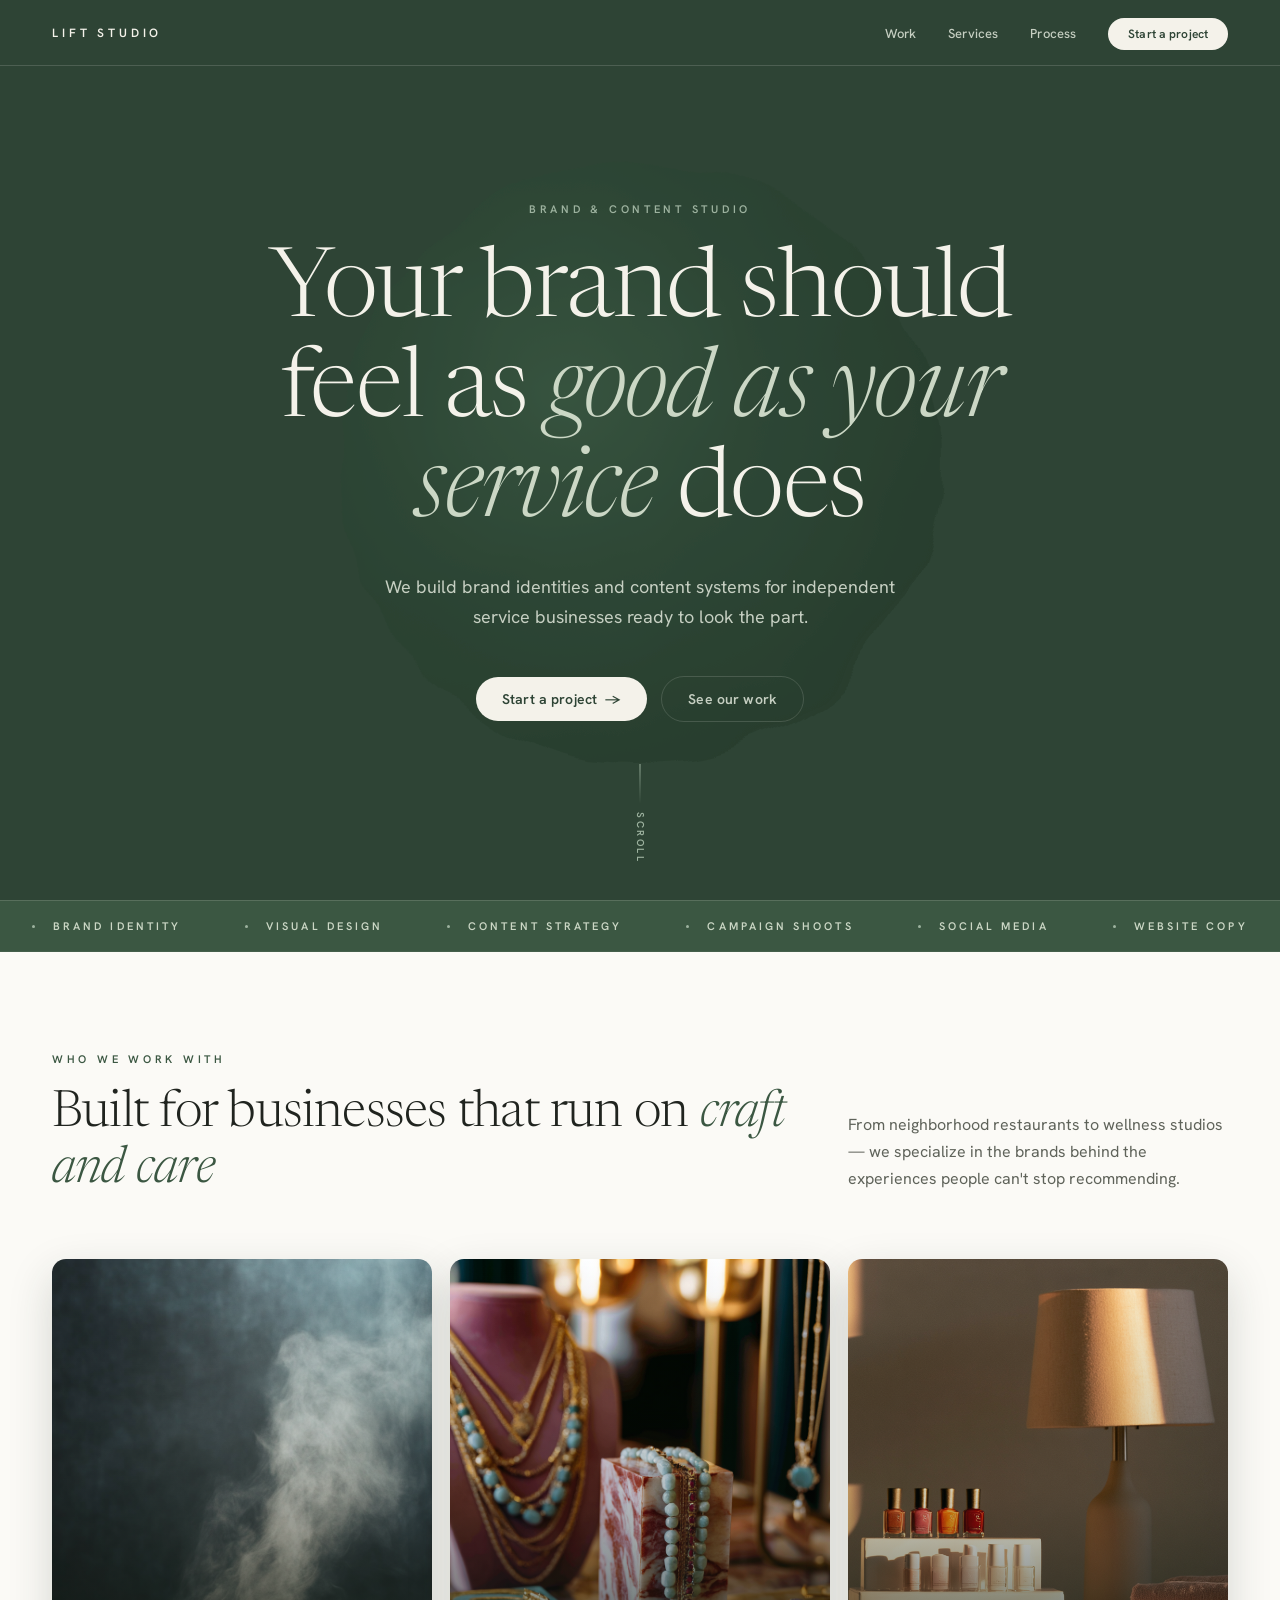
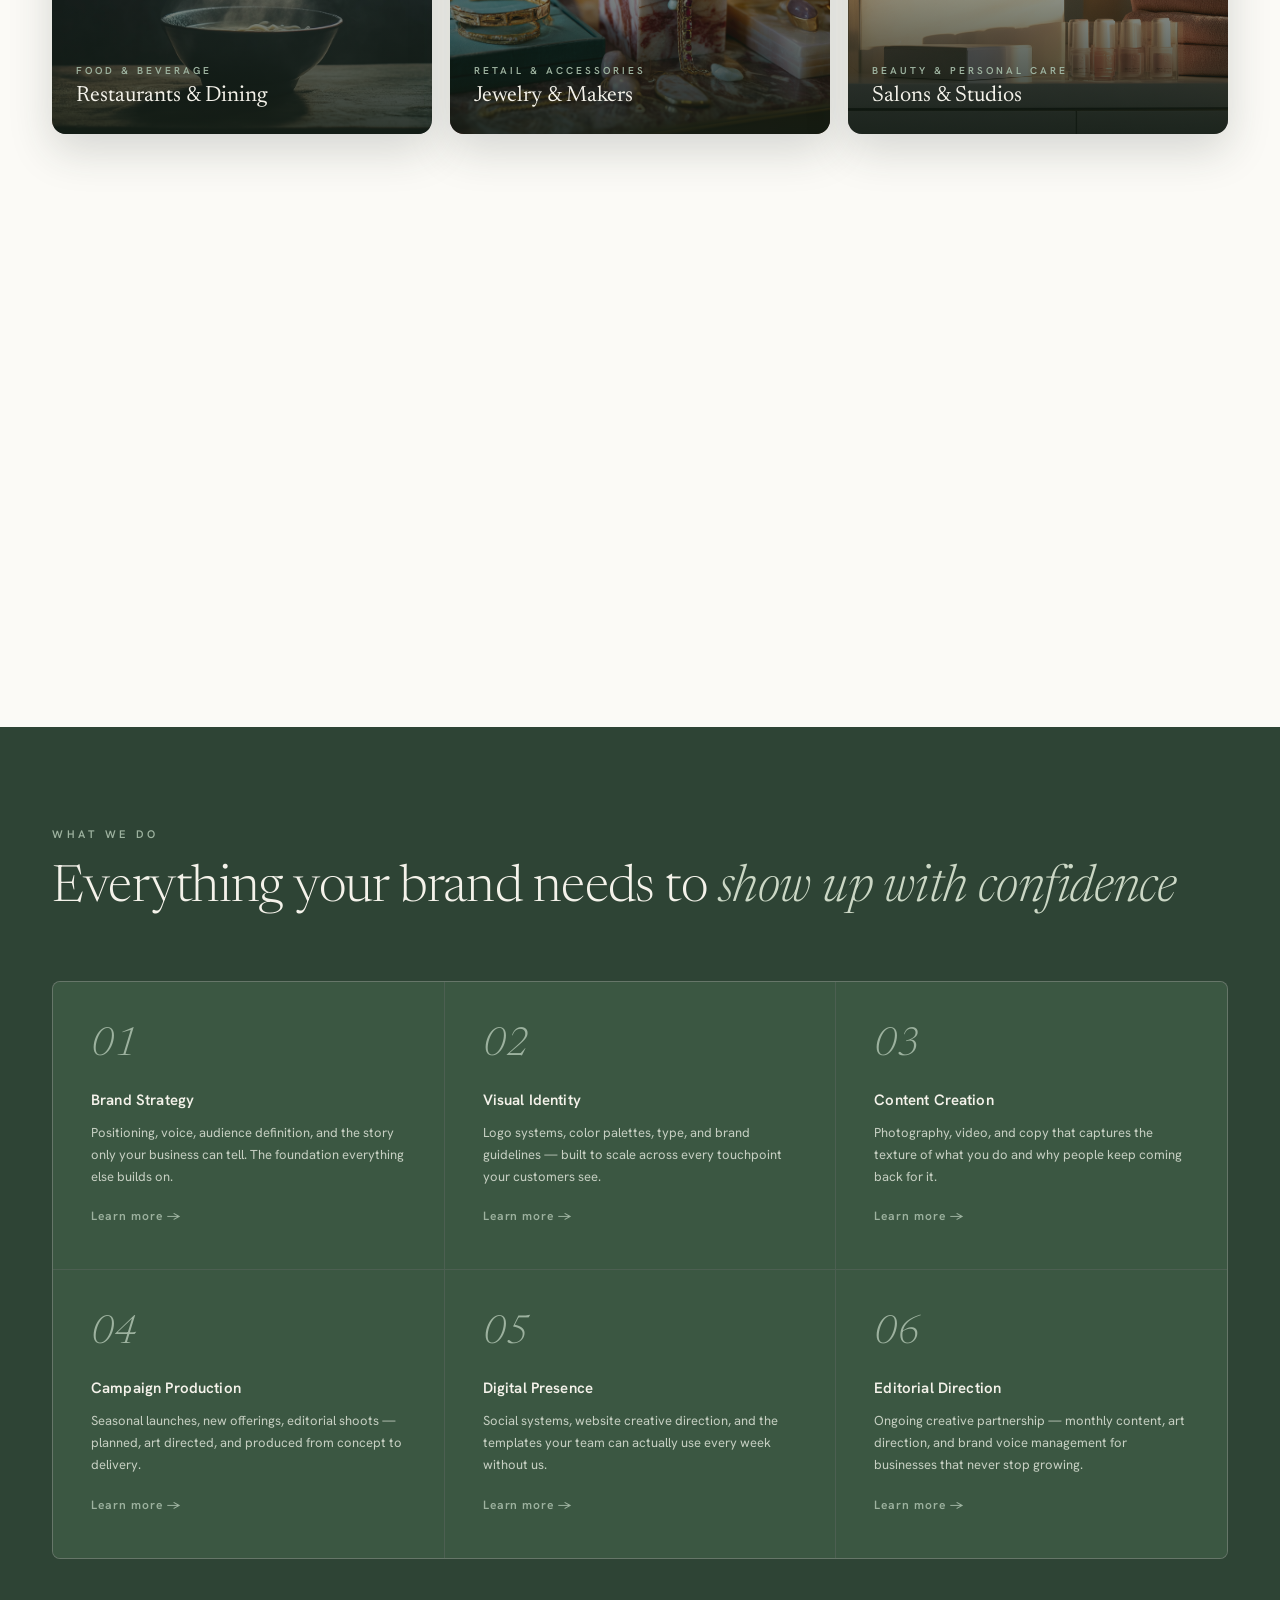
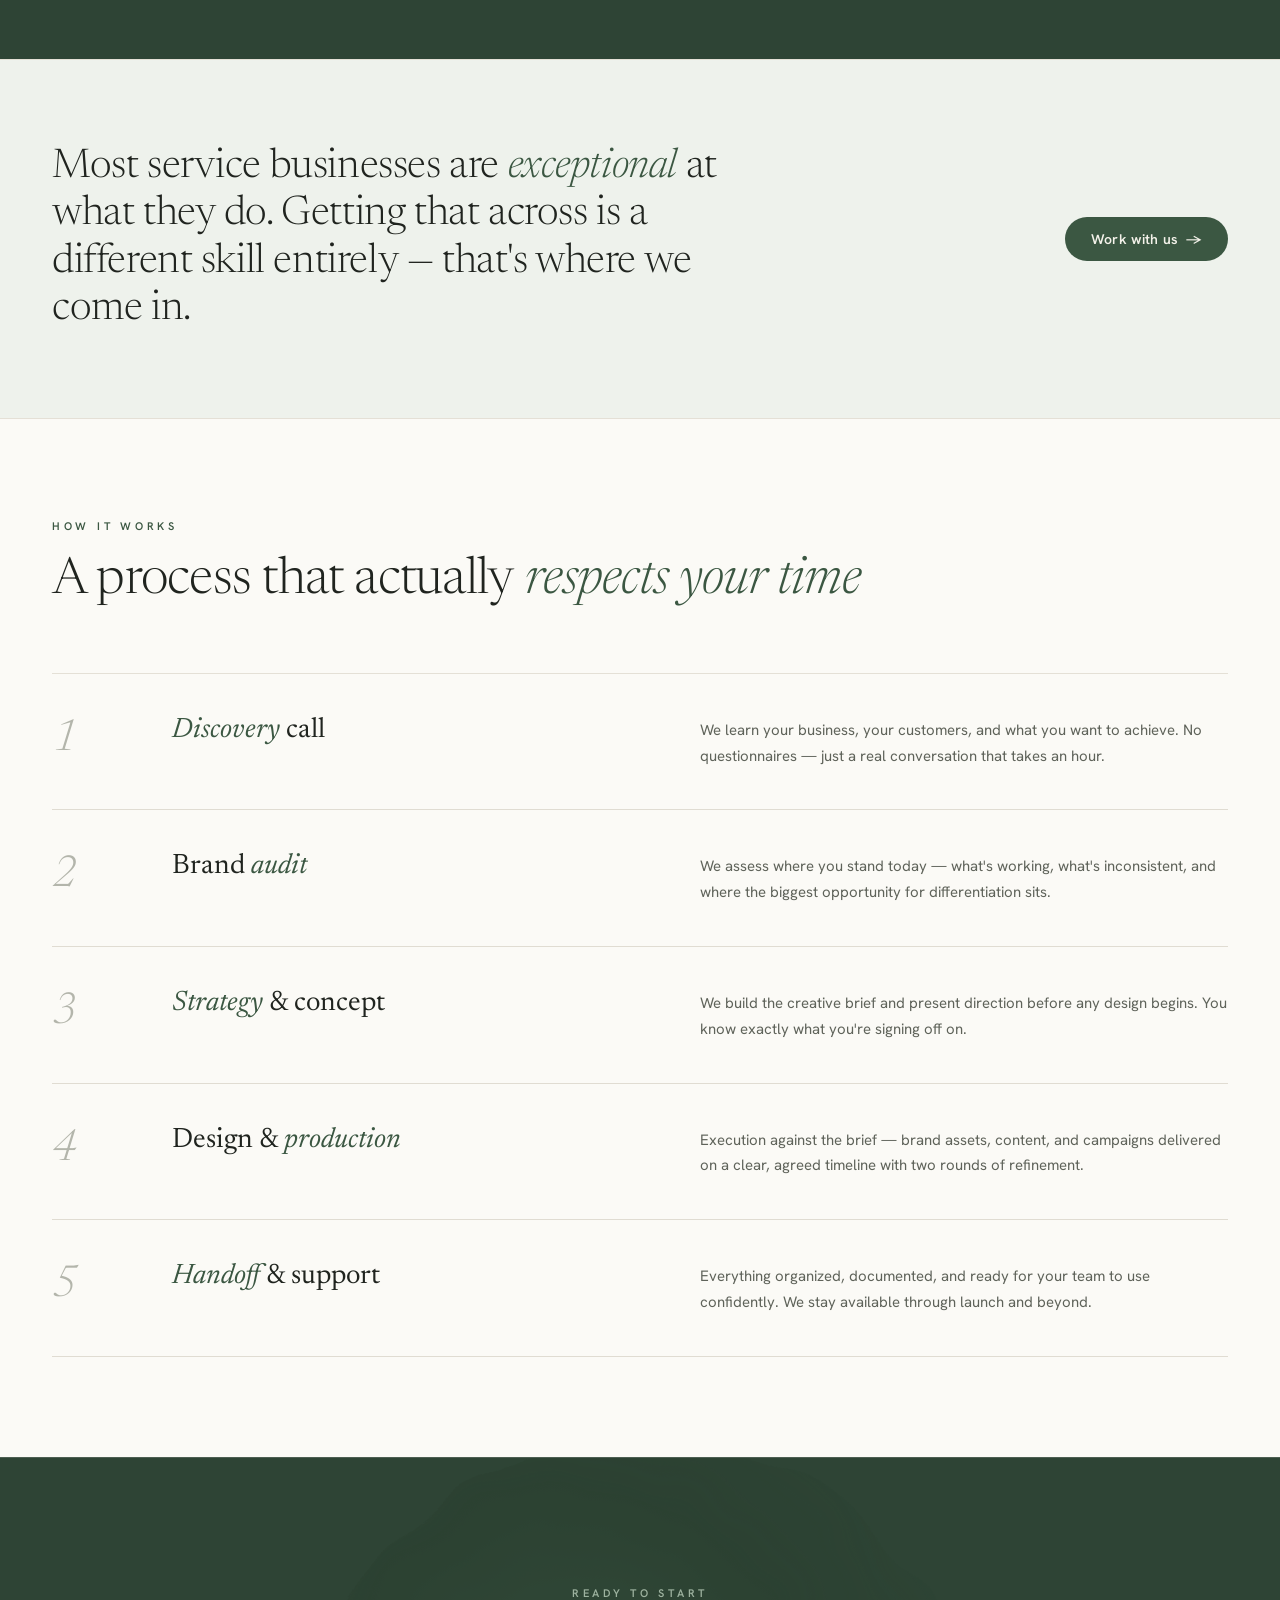
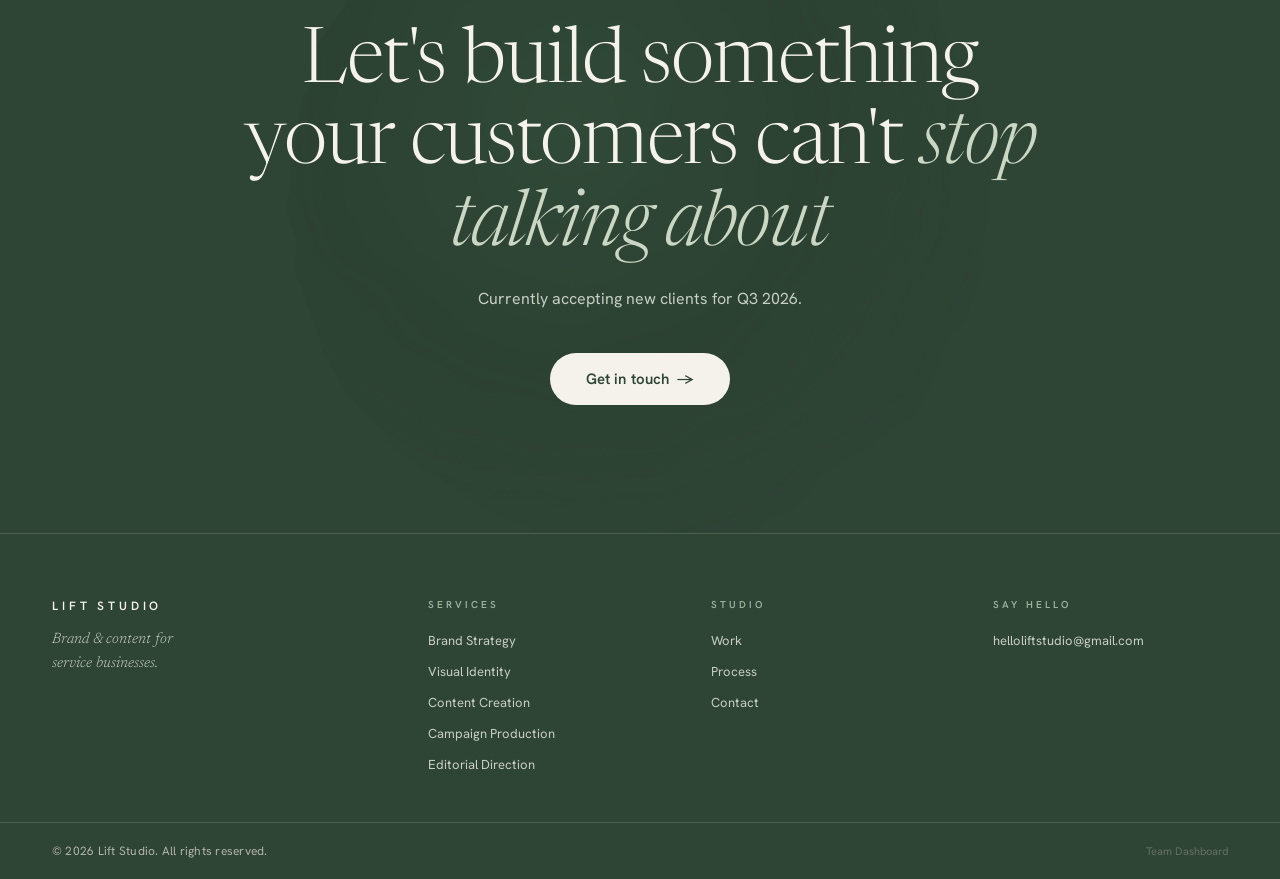
<file: site/index.html>
<!DOCTYPE html>
<html lang="en">
<head>
<meta charset="utf-8">
<meta name="viewport" content="width=device-width, initial-scale=1">
<title>Lift Studio — Brand &amp; content for service businesses</title>
<link rel="preconnect" href="https://fonts.googleapis.com">
<link rel="preconnect" href="https://fonts.gstatic.com" crossorigin>
<link href="https://fonts.googleapis.com/css2?family=Hanken+Grotesk:wght@400;500;600;700&family=Newsreader:ital,wght@0,300;0,400;0,500;1,300;1,400;1,500&display=swap" rel="stylesheet">
<style>
/* ============================================================
   Lift Studio — Design System Tokens
   ============================================================ */
:root {
  /* Greens */
  --green-forest: #2E4435;
  --green-pine:   #3B5742;
  --green-moss:   #4C5249;
  --green-sage:   #9DB29F;
  --green-sage-2: #8AA68E;
  --green-mist:   #CBD7C5;
  --green-mist-2: #C6CFC2;
  --green-tint:   #EEF2EC;

  /* Warm neutrals */
  --cream:        #FBFAF6;
  --cream-2:      #F4F2EA;
  --cream-3:      #EDEBE2;
  --cream-card:   #F3F1EA;
  --stone:        #DEDBD3;
  --stone-2:      #EDEAE2;

  /* Ink */
  --ink:          #20241F;
  --ink-soft:     #2C302A;
  --ink-body:     #3D423A;
  --ink-muted:    #5F635A;
  --ink-faint:    #9A9C92;
  --ink-ghost:    #B3B5AB;

  /* Lines */
  --line:         #E4E0D6;
  --line-2:       #E0DCD2;
  --line-3:       #E6E2D8;
  --line-on-dark: rgba(237,235,226,.16);

  /* Typography */
  --font-serif: "Newsreader", Georgia, "Times New Roman", serif;
  --font-sans:  "Hanken Grotesk", system-ui, -apple-system, sans-serif;

  --fw-light:    300;
  --fw-regular:  400;
  --fw-medium:   500;
  --fw-semibold: 600;
  --fw-bold:     700;

  /* Motion */
  --ease-soft: cubic-bezier(.22,.61,.36,1);
  --dur-fast: 140ms;
  --dur-base: 220ms;

  /* Radii */
  --radius-sm:   4px;
  --radius-md:   6px;
  --radius-lg:   8px;
  --radius-xl:   14px;
  --radius-pill: 999px;

  /* Shadows */
  --shadow-sm:   0 2px 10px rgba(40,52,42,.08);
  --shadow-md:   0 10px 30px rgba(40,52,42,.12);
  --shadow-card: 0 16px 44px rgba(40,52,42,.18);
}

/* ── Reset ───────────────────────────────────────────────────── */
*, *::before, *::after { box-sizing: border-box; margin: 0; padding: 0; }
html { scroll-behavior: smooth; }
body {
  font-family: var(--font-sans);
  background: var(--cream);
  color: var(--ink);
  -webkit-font-smoothing: antialiased;
  overflow-x: hidden;
}
::selection { background: var(--green-mist); color: var(--green-forest); }
img { display: block; max-width: 100%; }
a { color: inherit; }

/* ── Animations ──────────────────────────────────────────────── */
@keyframes marquee {
  from { transform: translateX(0); }
  to   { transform: translateX(-50%); }
}
@keyframes orbMorph {
  0%, 100% { border-radius: 46% 54% 58% 42% / 54% 42% 58% 46%; }
  50%      { border-radius: 60% 40% 42% 58% / 40% 60% 40% 60%; }
}
@keyframes floatY {
  0%, 100% { transform: translateY(0); }
  50%      { transform: translateY(-14px); }
}
@keyframes arrowNudge {
  0%, 100% { transform: translateX(0); }
  50%      { transform: translateX(5px); }
}
@keyframes fadeUp {
  from { opacity: 0; transform: translateY(22px); }
  to   { opacity: 1; transform: translateY(0); }
}
@keyframes fadeIn {
  from { opacity: 0; }
  to   { opacity: 1; }
}
@media (prefers-reduced-motion: reduce) {
  *, *::before, *::after { animation: none !important; transition-duration: 1ms !important; }
}

/* ── Shared ──────────────────────────────────────────────────── */
.eyebrow {
  font-family: var(--font-sans);
  font-size: 11px;
  font-weight: var(--fw-semibold);
  letter-spacing: 0.34em;
  text-transform: uppercase;
  color: var(--green-pine);
}
.eyebrow--light { color: var(--green-sage); }

.section-headline {
  font-family: var(--font-serif);
  font-weight: var(--fw-light);
  font-size: clamp(36px, 4vw, 56px);
  line-height: 1.1;
  letter-spacing: -0.015em;
  color: var(--ink);
}
.section-headline em { font-style: italic; color: var(--green-pine); }
.section-headline--light { color: var(--cream-2); }
.section-headline--light em { color: var(--green-mist); }

.btn {
  display: inline-flex;
  align-items: center;
  gap: 8px;
  padding: 13px 26px;
  border-radius: var(--radius-pill);
  font-family: var(--font-sans);
  font-size: 14px;
  font-weight: var(--fw-semibold);
  letter-spacing: 0.01em;
  text-decoration: none;
  border: none;
  cursor: pointer;
  transition: transform var(--dur-base) var(--ease-soft),
              background var(--dur-base) var(--ease-soft),
              color var(--dur-base) var(--ease-soft);
}
.btn:hover { transform: translateY(-1px); }
.btn--cream { background: var(--cream-2); color: var(--green-forest); }
.btn--cream:hover { background: var(--cream); }
.btn--pine  { background: var(--green-pine); color: var(--cream-2); }
.btn--pine:hover { background: #445f4a; }
.btn--ghost {
  background: transparent;
  color: var(--green-mist-2);
  border: 1px solid var(--line-on-dark);
}
.btn--ghost:hover { border-color: var(--green-sage); color: var(--cream-2); }
.btn .arrow { display: inline-block; animation: arrowNudge 2.2s ease-in-out infinite; }

/* ── NAV ─────────────────────────────────────────────────────── */
nav {
  position: fixed;
  top: 0; left: 0; right: 0;
  z-index: 200;
  display: flex;
  align-items: center;
  justify-content: space-between;
  padding: 0 52px;
  height: 66px;
  background: var(--green-forest);
  border-bottom: 1px solid var(--line-on-dark);
  backdrop-filter: blur(8px);
}
.nav-wordmark {
  font-family: var(--font-sans);
  font-weight: var(--fw-semibold);
  font-size: 12px;
  letter-spacing: 0.32em;
  text-transform: uppercase;
  color: var(--cream-2);
  text-decoration: none;
}
.nav-links {
  display: flex;
  align-items: center;
  gap: 32px;
  list-style: none;
}
.nav-links a {
  font-size: 13px;
  font-weight: var(--fw-medium);
  color: var(--green-mist-2);
  text-decoration: none;
  letter-spacing: 0.01em;
  transition: color var(--dur-fast) var(--ease-soft);
}
.nav-links a:hover { color: var(--cream-2); }
.nav-cta {
  font-size: 12px !important;
  font-weight: var(--fw-semibold) !important;
  color: var(--green-forest) !important;
  background: var(--cream-2);
  padding: 8px 20px;
  border-radius: var(--radius-pill);
}
.nav-cta:hover { background: var(--cream) !important; color: var(--green-forest) !important; }
.nav-mobile-toggle {
  display: none;
  background: none;
  border: none;
  cursor: pointer;
  padding: 8px;
  color: var(--cream-2);
}
.nav-mobile-toggle svg { display: block; }

/* ── HERO ─────────────────────────────────────────────────────── */
.hero {
  background: var(--green-forest);
  min-height: 100vh;
  display: flex;
  flex-direction: column;
  align-items: center;
  justify-content: center;
  padding: 120px 52px 96px;
  position: relative;
  overflow: hidden;
  text-align: center;
}
.hero-orb {
  position: absolute;
  width: 600px;
  height: 600px;
  border-radius: 50%;
  background: radial-gradient(ellipse at 38% 38%, #4f7d5a 0%, #2e5038 35%, #1b2f1f 75%, transparent 100%);
  filter: url(#liquidChrome);
  animation: orbMorph 12s ease-in-out infinite, floatY 9s ease-in-out infinite;
  opacity: 0.28;
  pointer-events: none;
  z-index: 0;
}
.hero-content {
  position: relative;
  z-index: 1;
  display: flex;
  flex-direction: column;
  align-items: center;
  gap: 0;
}
.hero .eyebrow {
  margin-bottom: 28px;
  animation: fadeUp 0.7s var(--ease-soft) both;
}
.hero-headline {
  font-family: var(--font-serif);
  font-weight: var(--fw-light);
  font-size: clamp(48px, 7.5vw, 96px);
  line-height: 1.04;
  letter-spacing: -0.015em;
  color: var(--cream-2);
  max-width: 900px;
  animation: fadeUp 0.7s 0.08s var(--ease-soft) both;
}
.hero-headline em {
  font-style: italic;
  color: var(--green-mist);
}
.hero-sub {
  margin-top: 28px;
  font-size: 18px;
  line-height: 1.68;
  color: var(--green-mist-2);
  max-width: 520px;
  animation: fadeUp 0.7s 0.16s var(--ease-soft) both;
}
.hero-actions {
  margin-top: 44px;
  display: flex;
  gap: 14px;
  align-items: center;
  flex-wrap: wrap;
  justify-content: center;
  animation: fadeUp 0.7s 0.24s var(--ease-soft) both;
}
.hero-scroll {
  position: absolute;
  bottom: 36px;
  left: 50%;
  transform: translateX(-50%);
  z-index: 1;
  display: flex;
  flex-direction: column;
  align-items: center;
  gap: 8px;
  animation: fadeIn 1.2s 0.8s both;
}
.hero-scroll-line {
  width: 1px;
  height: 40px;
  background: linear-gradient(to bottom, var(--green-sage), transparent);
}
.hero-scroll-label {
  font-size: 10px;
  font-weight: var(--fw-semibold);
  letter-spacing: 0.26em;
  text-transform: uppercase;
  color: var(--green-sage);
  writing-mode: vertical-rl;
}

/* ── MARQUEE ──────────────────────────────────────────────────── */
.marquee-section {
  background: var(--green-pine);
  border-top: 1px solid var(--line-on-dark);
  border-bottom: 1px solid rgba(255,255,255,0.05);
  padding: 18px 0;
  overflow: hidden;
}
.marquee-track {
  display: flex;
  width: max-content;
  animation: marquee 32s linear infinite;
}
.marquee-item {
  display: inline-flex;
  align-items: center;
  gap: 18px;
  padding: 0 32px;
  font-family: var(--font-sans);
  font-size: 11px;
  font-weight: var(--fw-semibold);
  letter-spacing: 0.28em;
  text-transform: uppercase;
  color: var(--green-mist);
  white-space: nowrap;
}
.marquee-dot {
  width: 3px;
  height: 3px;
  border-radius: 50%;
  background: var(--green-sage);
  flex-shrink: 0;
}

/* ── INTRO STAT BAR ───────────────────────────────────────────── */
.stats-bar {
  background: var(--cream);
  border-bottom: 1px solid var(--line);
  padding: 52px 52px;
  display: grid;
  grid-template-columns: repeat(4, 1fr);
  gap: 1px;
  background-color: var(--line);
}
.stat-cell {
  background: var(--cream);
  padding: 32px 36px;
  display: flex;
  flex-direction: column;
  gap: 8px;
}
.stat-num {
  font-family: var(--font-serif);
  font-size: 52px;
  font-weight: var(--fw-light);
  font-style: italic;
  color: var(--green-pine);
  line-height: 1;
  letter-spacing: -0.02em;
}
.stat-label {
  font-size: 13px;
  color: var(--ink-muted);
  line-height: 1.5;
}

/* ── WHO SECTION ──────────────────────────────────────────────── */
.who-section {
  padding: 100px 52px;
  background: var(--cream);
}
.who-header {
  display: flex;
  justify-content: space-between;
  align-items: flex-end;
  margin-bottom: 60px;
  gap: 48px;
}
.who-header-left { flex: 1; }
.who-header-left .eyebrow { margin-bottom: 20px; }
.who-header-right {
  max-width: 380px;
  font-size: 16px;
  line-height: 1.68;
  color: var(--ink-muted);
  flex-shrink: 0;
  padding-bottom: 6px;
}
.who-grid {
  display: grid;
  grid-template-columns: repeat(3, 1fr);
  gap: 18px;
}
.who-card {
  position: relative;
  border-radius: var(--radius-xl);
  overflow: hidden;
  aspect-ratio: 4/5;
  box-shadow: var(--shadow-card);
  transition: transform var(--dur-base) var(--ease-soft),
              box-shadow var(--dur-base) var(--ease-soft);
}
.who-card:hover {
  transform: translateY(-5px);
  box-shadow: 0 28px 60px rgba(40,52,42,.24);
}
.who-card-img {
  position: absolute;
  inset: 0;
  width: 100%;
  height: 100%;
  object-fit: cover;
  display: block;
}
.who-card-overlay {
  position: absolute;
  inset: 0;
  background: linear-gradient(
    to top,
    rgba(18,28,20,0.88) 0%,
    rgba(18,28,20,0.20) 50%,
    transparent 100%
  );
}
.who-card-content {
  position: absolute;
  bottom: 0;
  left: 0;
  right: 0;
  padding: 28px 24px 24px;
}
.who-card-label {
  font-size: 10px;
  font-weight: var(--fw-semibold);
  letter-spacing: 0.30em;
  text-transform: uppercase;
  color: var(--green-sage);
  margin-bottom: 6px;
}
.who-card-title {
  font-family: var(--font-serif);
  font-weight: var(--fw-regular);
  font-size: 22px;
  line-height: 1.2;
  color: var(--cream-2);
}

/* Card illustration fills */
.card-fill-ramen {
  background: linear-gradient(160deg, #3e2a14 0%, #5c3d1e 40%, #6b4a22 100%);
}
.card-fill-ramen::after {
  content: '';
  position: absolute;
  inset: 0;
  background:
    radial-gradient(ellipse 80% 60% at 55% 35%, rgba(200,150,60,0.18) 0%, transparent 70%),
    radial-gradient(ellipse 50% 50% at 30% 60%, rgba(120,80,30,0.25) 0%, transparent 60%);
}
.card-fill-jewelry {
  background: linear-gradient(160deg, #1a2028 0%, #252e38 40%, #2a3442 100%);
}
.card-fill-jewelry::after {
  content: '';
  position: absolute;
  inset: 0;
  background: radial-gradient(ellipse 70% 60% at 60% 40%, rgba(180,200,220,0.12) 0%, transparent 70%);
}
.card-fill-nail {
  background: linear-gradient(160deg, #2a1a24 0%, #3d2434 40%, #4a2a3e 100%);
}
.card-fill-nail::after {
  content: '';
  position: absolute;
  inset: 0;
  background: radial-gradient(ellipse 60% 60% at 50% 40%, rgba(200,140,180,0.15) 0%, transparent 70%);
}
.card-fill-skin {
  background: linear-gradient(160deg, #2a2018 0%, #3d2e1e 40%, #4a3824 100%);
}
.card-fill-skin::after {
  content: '';
  position: absolute;
  inset: 0;
  background: radial-gradient(ellipse 70% 60% at 45% 40%, rgba(210,180,120,0.15) 0%, transparent 70%);
}
.card-fill-brunch {
  background: linear-gradient(160deg, #1e2a1e 0%, #283a28 40%, #304830 100%);
}
.card-fill-brunch::after {
  content: '';
  position: absolute;
  inset: 0;
  background: radial-gradient(ellipse 70% 60% at 50% 35%, rgba(150,210,150,0.10) 0%, transparent 70%);
}
.card-fill-lifestyle {
  background: linear-gradient(160deg, #241c16 0%, #342818 40%, #3e3020 100%);
}
.card-fill-lifestyle::after {
  content: '';
  position: absolute;
  inset: 0;
  background: radial-gradient(ellipse 60% 60% at 55% 40%, rgba(200,170,100,0.12) 0%, transparent 70%);
}

/* ── SERVICES ─────────────────────────────────────────────────── */
.services-section {
  background: var(--green-forest);
  padding: 100px 52px;
}
.services-header { margin-bottom: 64px; }
.services-header .eyebrow { margin-bottom: 20px; }
.services-grid {
  display: grid;
  grid-template-columns: repeat(3, 1fr);
  border: 1px solid var(--line-on-dark);
  border-radius: var(--radius-lg);
  overflow: hidden;
  gap: 1px;
  background: var(--line-on-dark);
}
.service-card {
  background: var(--green-pine);
  padding: 44px 38px;
  transition: background var(--dur-base) var(--ease-soft);
}
.service-card:hover { background: #465f4c; }
.service-num {
  font-family: var(--font-serif);
  font-size: 40px;
  font-weight: var(--fw-light);
  font-style: italic;
  color: var(--green-sage);
  line-height: 1;
  margin-bottom: 24px;
  display: block;
}
.service-title {
  font-size: 15px;
  font-weight: var(--fw-semibold);
  color: var(--cream-2);
  letter-spacing: 0.01em;
  margin-bottom: 12px;
}
.service-desc {
  font-size: 13px;
  line-height: 1.7;
  color: var(--green-mist-2);
}
.service-link {
  display: inline-flex;
  align-items: center;
  gap: 6px;
  margin-top: 20px;
  font-size: 12px;
  font-weight: var(--fw-semibold);
  letter-spacing: 0.08em;
  color: var(--green-sage);
  text-decoration: none;
  transition: color var(--dur-fast) var(--ease-soft);
}
.service-link:hover { color: var(--green-mist); }

/* ── CALLOUT ──────────────────────────────────────────────────── */
.callout-section {
  background: var(--green-tint);
  padding: 84px 52px;
  display: flex;
  align-items: center;
  justify-content: space-between;
  gap: 64px;
  border-top: 1px solid var(--line);
  border-bottom: 1px solid var(--line);
}
.callout-headline {
  font-family: var(--font-serif);
  font-weight: var(--fw-light);
  font-size: clamp(28px, 3.2vw, 46px);
  line-height: 1.16;
  letter-spacing: -0.01em;
  color: var(--ink);
  max-width: 700px;
}
.callout-headline em {
  font-style: italic;
  color: var(--green-pine);
}

/* ── PROCESS ──────────────────────────────────────────────────── */
.process-section {
  padding: 100px 52px;
  background: var(--cream);
}
.process-header { margin-bottom: 64px; }
.process-header .eyebrow { margin-bottom: 20px; }
.process-list {
  border-top: 1px solid var(--line);
}
.process-row {
  display: grid;
  grid-template-columns: 72px 1fr 1.1fr;
  gap: 48px;
  align-items: start;
  padding: 40px 0;
  border-bottom: 1px solid var(--line-2);
  transition: background var(--dur-fast) var(--ease-soft),
              padding var(--dur-fast) var(--ease-soft),
              margin var(--dur-fast) var(--ease-soft);
  cursor: default;
}
.process-row:hover {
  background: var(--stone);
  padding-left: 52px;
  padding-right: 52px;
  margin: 0 -52px;
}
.process-num {
  font-family: var(--font-serif);
  font-size: 44px;
  font-weight: var(--fw-light);
  font-style: italic;
  color: var(--ink-ghost);
  line-height: 1;
  padding-top: 4px;
}
.process-name {
  font-family: var(--font-serif);
  font-size: 28px;
  font-weight: var(--fw-regular);
  color: var(--ink);
  line-height: 1.2;
}
.process-name em { font-style: italic; color: var(--green-pine); }
.process-desc {
  font-size: 15px;
  line-height: 1.72;
  color: var(--ink-muted);
  padding-top: 4px;
}

/* ── TESTIMONIAL ──────────────────────────────────────────────── */
.testimonials-section {
  background: var(--green-forest);
  padding: 100px 52px;
  overflow: hidden;
}
.testimonials-section .eyebrow { margin-bottom: 56px; }
.testimonials-grid {
  display: grid;
  grid-template-columns: repeat(3, 1fr);
  gap: 20px;
}
.testimonial-card {
  background: var(--green-pine);
  border-radius: var(--radius-lg);
  padding: 36px 32px;
  display: flex;
  flex-direction: column;
  gap: 24px;
}
.testimonial-quote {
  font-family: var(--font-serif);
  font-size: 18px;
  font-weight: var(--fw-light);
  font-style: italic;
  line-height: 1.6;
  color: var(--cream-2);
}
.testimonial-quote::before { content: '\201C'; }
.testimonial-quote::after  { content: '\201D'; }
.testimonial-divider {
  width: 32px;
  height: 1px;
  background: var(--green-sage);
}
.testimonial-author {
  font-size: 12px;
  font-weight: var(--fw-semibold);
  letter-spacing: 0.18em;
  text-transform: uppercase;
  color: var(--green-sage);
}
.testimonial-biz {
  font-size: 12px;
  color: var(--green-mist-2);
  margin-top: 2px;
}

/* ── CTA ──────────────────────────────────────────────────────── */
.cta-section {
  background: var(--green-forest);
  padding: 128px 52px;
  text-align: center;
  position: relative;
  overflow: hidden;
  border-top: 1px solid var(--line-on-dark);
}
.cta-orb {
  position: absolute;
  width: 700px;
  height: 700px;
  border-radius: 50%;
  background: radial-gradient(ellipse at 40% 40%, #3d6045 0%, #243828 40%, transparent 75%);
  filter: url(#liquidChrome);
  animation: orbMorph 14s ease-in-out infinite, floatY 10s ease-in-out 2s infinite;
  opacity: 0.2;
  pointer-events: none;
  top: 50%;
  left: 50%;
  transform: translate(-50%, -50%);
}
.cta-content { position: relative; z-index: 1; }
.cta-section .eyebrow { margin-bottom: 24px; }
.cta-headline {
  font-family: var(--font-serif);
  font-weight: var(--fw-light);
  font-size: clamp(40px, 6vw, 84px);
  line-height: 1.06;
  letter-spacing: -0.015em;
  color: var(--cream-2);
  max-width: 820px;
  margin: 0 auto 44px;
}
.cta-headline em { font-style: italic; color: var(--green-mist); }
.cta-sub {
  margin-top: -24px;
  margin-bottom: 44px;
  font-size: 16px;
  color: var(--green-mist-2);
}

/* ── FOOTER ───────────────────────────────────────────────────── */
footer {
  background: var(--green-forest);
  border-top: 1px solid var(--line-on-dark);
}
.footer-inner {
  padding: 64px 52px 48px;
  display: grid;
  grid-template-columns: 1.4fr 1fr 1fr 1fr;
  gap: 48px;
}
.footer-brand {
  font-size: 12px;
  font-weight: var(--fw-semibold);
  letter-spacing: 0.32em;
  text-transform: uppercase;
  color: var(--cream-2);
  margin-bottom: 14px;
}
.footer-tagline {
  font-family: var(--font-serif);
  font-size: 15px;
  font-style: italic;
  font-weight: var(--fw-light);
  line-height: 1.6;
  color: var(--green-mist-2);
  max-width: 220px;
}
.footer-col-label {
  font-size: 10px;
  font-weight: var(--fw-semibold);
  letter-spacing: 0.30em;
  text-transform: uppercase;
  color: var(--green-sage);
  margin-bottom: 18px;
}
.footer-links {
  list-style: none;
  display: flex;
  flex-direction: column;
  gap: 10px;
}
.footer-links a {
  font-size: 13px;
  color: var(--green-mist-2);
  text-decoration: none;
  transition: color var(--dur-fast) var(--ease-soft);
}
.footer-links a:hover { color: var(--cream-2); }
.footer-bottom {
  border-top: 1px solid var(--line-on-dark);
  padding: 20px 52px;
  display: flex;
  justify-content: space-between;
  align-items: center;
  gap: 24px;
}
.footer-copy {
  font-size: 12px;
  color: var(--ink-ghost);
  letter-spacing: 0.02em;
}

/* ── RESPONSIVE ───────────────────────────────────────────────── */
@media (max-width: 1024px) {
  .stats-bar { grid-template-columns: repeat(2, 1fr); }
  .who-grid  { grid-template-columns: repeat(2, 1fr); }
  .services-grid { grid-template-columns: repeat(2, 1fr); }
  .testimonials-grid { grid-template-columns: 1fr 1fr; }
  .footer-inner { grid-template-columns: 1fr 1fr; }
}
@media (max-width: 768px) {
  nav { padding: 0 24px; }
  .nav-links { display: none; }
  .nav-mobile-toggle { display: block; }

  .hero  { padding: 96px 24px 72px; }
  .who-section,
  .services-section,
  .process-section,
  .testimonials-section,
  .cta-section { padding: 72px 24px; }
  .callout-section { padding: 64px 24px; flex-direction: column; gap: 36px; }

  .who-header { flex-direction: column; align-items: flex-start; gap: 24px; }
  .who-header-right { max-width: 100%; }

  .stats-bar { padding: 32px 24px; }
  .stat-cell { padding: 24px 20px; }

  .process-row { grid-template-columns: 52px 1fr; gap: 24px; }
  .process-row:hover { margin: 0 -24px; padding-left: 24px; padding-right: 24px; }
  .process-desc { grid-column: 2; }

  .footer-inner { padding: 48px 24px; grid-template-columns: 1fr 1fr; gap: 36px; }
  .footer-bottom { padding: 20px 24px; flex-direction: column; text-align: center; gap: 6px; }
}
@media (max-width: 540px) {
  .who-grid { grid-template-columns: 1fr; }
  .services-grid { grid-template-columns: 1fr; }
  .testimonials-grid { grid-template-columns: 1fr; }
  .stats-bar { grid-template-columns: 1fr 1fr; }
  .hero-actions { flex-direction: column; width: 100%; }
  .btn { justify-content: center; width: 100%; }
  .footer-inner { grid-template-columns: 1fr; }
}
</style>
</head>
<body>

<!-- Liquid-chrome SVG filter (animated procedural turbulence) -->
<svg width="0" height="0" aria-hidden="true" style="position:absolute;pointer-events:none;overflow:hidden;">
  <filter id="liquidChrome">
    <feTurbulence type="fractalNoise" baseFrequency="0.009 0.013" numOctaves="2" seed="7" result="noise">
      <animate attributeName="baseFrequency" dur="22s"
        values="0.009 0.013;0.015 0.008;0.009 0.013" repeatCount="indefinite"/>
    </feTurbulence>
    <feDisplacementMap in="SourceGraphic" in2="noise" scale="38"
      xChannelSelector="R" yChannelSelector="G"/>
  </filter>
</svg>

<!-- ── NAV ──────────────────────────────────────────────────────── -->
<nav role="navigation" aria-label="Main navigation">
  <a href="#" class="nav-wordmark" aria-label="Lift Studio home">Lift Studio</a>
  <ul class="nav-links">
    <li><a href="#work">Work</a></li>
    <li><a href="#services">Services</a></li>
    <li><a href="#process">Process</a></li>
    <li><a href="#contact" class="nav-cta">Start a project</a></li>
  </ul>
  <button class="nav-mobile-toggle" aria-label="Open menu">
    <svg width="22" height="16" viewBox="0 0 22 16" fill="none">
      <path d="M1 1h20M1 8h20M1 15h20" stroke="currentColor" stroke-width="1.5" stroke-linecap="round"/>
    </svg>
  </button>
</nav>

<!-- ── HERO ─────────────────────────────────────────────────────── -->
<section class="hero" aria-label="Hero">
  <div class="hero-orb" aria-hidden="true"></div>
  <div class="hero-content">
    <p class="eyebrow eyebrow--light">Brand &amp; content studio</p>
    <h1 class="hero-headline">
      Your brand should feel as <em>good as your service</em> does
    </h1>
    <p class="hero-sub">
      We build brand identities and content systems for independent service businesses ready to look the part.
    </p>
    <div class="hero-actions">
      <a href="#contact" class="btn btn--cream">Start a project <span class="arrow">→</span></a>
      <a href="#work" class="btn btn--ghost">See our work</a>
    </div>
  </div>
  <div class="hero-scroll" aria-hidden="true">
    <div class="hero-scroll-line"></div>
    <span class="hero-scroll-label">Scroll</span>
  </div>
</section>

<!-- ── MARQUEE ───────────────────────────────────────────────────── -->
<div class="marquee-section" aria-hidden="true">
  <div class="marquee-track">
    <!-- Doubled for seamless loop -->
    <span class="marquee-item"><span class="marquee-dot"></span>Brand Identity</span>
    <span class="marquee-item"><span class="marquee-dot"></span>Visual Design</span>
    <span class="marquee-item"><span class="marquee-dot"></span>Content Strategy</span>
    <span class="marquee-item"><span class="marquee-dot"></span>Campaign Shoots</span>
    <span class="marquee-item"><span class="marquee-dot"></span>Social Media</span>
    <span class="marquee-item"><span class="marquee-dot"></span>Website Copy</span>
    <span class="marquee-item"><span class="marquee-dot"></span>Editorial Direction</span>
    <span class="marquee-item"><span class="marquee-dot"></span>Photography</span>
    <span class="marquee-item"><span class="marquee-dot"></span>Brand Identity</span>
    <span class="marquee-item"><span class="marquee-dot"></span>Visual Design</span>
    <span class="marquee-item"><span class="marquee-dot"></span>Content Strategy</span>
    <span class="marquee-item"><span class="marquee-dot"></span>Campaign Shoots</span>
    <span class="marquee-item"><span class="marquee-dot"></span>Social Media</span>
    <span class="marquee-item"><span class="marquee-dot"></span>Website Copy</span>
    <span class="marquee-item"><span class="marquee-dot"></span>Editorial Direction</span>
    <span class="marquee-item"><span class="marquee-dot"></span>Photography</span>
  </div>
</div>


<!-- ── WHO WE WORK WITH ────────────────────────────────────────── -->
<section class="who-section" id="work" aria-labelledby="who-heading">
  <div class="who-header">
    <div class="who-header-left">
      <p class="eyebrow">Who we work with</p>
      <h2 class="section-headline" id="who-heading">
        Built for businesses that run on <em>craft and care</em>
      </h2>
    </div>
    <p class="who-header-right">
      From neighborhood restaurants to wellness studios — we specialize in the brands behind the experiences people can't stop recommending.
    </p>
  </div>

  <div class="who-grid">
    <div class="who-card">
      <img class="who-card-img" src="lift-studio-images/whoRamen.png" alt="Restaurant dining">
      <div class="who-card-overlay"></div>
      <div class="who-card-content">
        <p class="who-card-label">Food &amp; Beverage</p>
        <h3 class="who-card-title">Restaurants &amp; Dining</h3>
      </div>
    </div>
    <div class="who-card">
      <img class="who-card-img" src="lift-studio-images/whoJewelry.png" alt="Jewelry and accessories">
      <div class="who-card-overlay"></div>
      <div class="who-card-content">
        <p class="who-card-label">Retail &amp; Accessories</p>
        <h3 class="who-card-title">Jewelry &amp; Makers</h3>
      </div>
    </div>
    <div class="who-card">
      <img class="who-card-img" src="lift-studio-images/whoNail.png" alt="Nail salon">
      <div class="who-card-overlay"></div>
      <div class="who-card-content">
        <p class="who-card-label">Beauty &amp; Personal Care</p>
        <h3 class="who-card-title">Salons &amp; Studios</h3>
      </div>
    </div>
    <div class="who-card">
      <img class="who-card-img" src="lift-studio-images/whoSkin.png" alt="Skincare">
      <div class="who-card-overlay"></div>
      <div class="who-card-content">
        <p class="who-card-label">Wellness &amp; Skincare</p>
        <h3 class="who-card-title">Skincare Brands</h3>
      </div>
    </div>
    <div class="who-card">
      <img class="who-card-img" src="lift-studio-images/whoBrunch.png" alt="Brunch cafe">
      <div class="who-card-overlay"></div>
      <div class="who-card-content">
        <p class="who-card-label">Hospitality</p>
        <h3 class="who-card-title">Cafés &amp; Brunch Spots</h3>
      </div>
    </div>
    <div class="who-card">
      <img class="who-card-img" src="lift-studio-images/whoLifestyle.png" alt="Lifestyle brand">
      <div class="who-card-overlay"></div>
      <div class="who-card-content">
        <p class="who-card-label">Consumer Lifestyle</p>
        <h3 class="who-card-title">Lifestyle Brands</h3>
      </div>
    </div>
  </div>
</section>

<!-- ── SERVICES ───────────────────────────────────────────────── -->
<section class="services-section" id="services" aria-labelledby="services-heading">
  <div class="services-header">
    <p class="eyebrow eyebrow--light">What we do</p>
    <h2 class="section-headline section-headline--light" id="services-heading">
      Everything your brand needs to <em>show up with confidence</em>
    </h2>
  </div>

  <div class="services-grid">
    <div class="service-card">
      <span class="service-num">01</span>
      <h3 class="service-title">Brand Strategy</h3>
      <p class="service-desc">Positioning, voice, audience definition, and the story only your business can tell. The foundation everything else builds on.</p>
      <a href="#contact" class="service-link">Learn more →</a>
    </div>
    <div class="service-card">
      <span class="service-num">02</span>
      <h3 class="service-title">Visual Identity</h3>
      <p class="service-desc">Logo systems, color palettes, type, and brand guidelines — built to scale across every touchpoint your customers see.</p>
      <a href="#contact" class="service-link">Learn more →</a>
    </div>
    <div class="service-card">
      <span class="service-num">03</span>
      <h3 class="service-title">Content Creation</h3>
      <p class="service-desc">Photography, video, and copy that captures the texture of what you do and why people keep coming back for it.</p>
      <a href="#contact" class="service-link">Learn more →</a>
    </div>
    <div class="service-card">
      <span class="service-num">04</span>
      <h3 class="service-title">Campaign Production</h3>
      <p class="service-desc">Seasonal launches, new offerings, editorial shoots — planned, art directed, and produced from concept to delivery.</p>
      <a href="#contact" class="service-link">Learn more →</a>
    </div>
    <div class="service-card">
      <span class="service-num">05</span>
      <h3 class="service-title">Digital Presence</h3>
      <p class="service-desc">Social systems, website creative direction, and the templates your team can actually use every week without us.</p>
      <a href="#contact" class="service-link">Learn more →</a>
    </div>
    <div class="service-card">
      <span class="service-num">06</span>
      <h3 class="service-title">Editorial Direction</h3>
      <p class="service-desc">Ongoing creative partnership — monthly content, art direction, and brand voice management for businesses that never stop growing.</p>
      <a href="#contact" class="service-link">Learn more →</a>
    </div>
  </div>
</section>

<!-- ── CALLOUT ────────────────────────────────────────────────── -->
<div class="callout-section">
  <h2 class="callout-headline">
    Most service businesses are <em>exceptional</em> at what they do.
    Getting that across is a different skill entirely — that's where we come in.
  </h2>
  <a href="#contact" class="btn btn--pine" style="flex-shrink:0; white-space:nowrap;">
    Work with us <span class="arrow">→</span>
  </a>
</div>

<!-- ── PROCESS ────────────────────────────────────────────────── -->
<section class="process-section" id="process" aria-labelledby="process-heading">
  <div class="process-header">
    <p class="eyebrow">How it works</p>
    <h2 class="section-headline" id="process-heading">
      A process that actually <em>respects your time</em>
    </h2>
  </div>

  <ol class="process-list" aria-label="Our process steps">
    <li class="process-row">
      <span class="process-num" aria-hidden="true">1</span>
      <h3 class="process-name"><em>Discovery</em> call</h3>
      <p class="process-desc">We learn your business, your customers, and what you want to achieve. No questionnaires — just a real conversation that takes an hour.</p>
    </li>
    <li class="process-row">
      <span class="process-num" aria-hidden="true">2</span>
      <h3 class="process-name">Brand <em>audit</em></h3>
      <p class="process-desc">We assess where you stand today — what's working, what's inconsistent, and where the biggest opportunity for differentiation sits.</p>
    </li>
    <li class="process-row">
      <span class="process-num" aria-hidden="true">3</span>
      <h3 class="process-name"><em>Strategy</em> &amp; concept</h3>
      <p class="process-desc">We build the creative brief and present direction before any design begins. You know exactly what you're signing off on.</p>
    </li>
    <li class="process-row">
      <span class="process-num" aria-hidden="true">4</span>
      <h3 class="process-name">Design &amp; <em>production</em></h3>
      <p class="process-desc">Execution against the brief — brand assets, content, and campaigns delivered on a clear, agreed timeline with two rounds of refinement.</p>
    </li>
    <li class="process-row">
      <span class="process-num" aria-hidden="true">5</span>
      <h3 class="process-name"><em>Handoff</em> &amp; support</h3>
      <p class="process-desc">Everything organized, documented, and ready for your team to use confidently. We stay available through launch and beyond.</p>
    </li>
  </ol>
</section>


<!-- ── CTA ────────────────────────────────────────────────────── -->
<section class="cta-section" id="contact" aria-labelledby="cta-heading">
  <div class="cta-orb" aria-hidden="true"></div>
  <div class="cta-content">
    <p class="eyebrow eyebrow--light">Ready to start</p>
    <h2 class="cta-headline" id="cta-heading">
      Let's build something your customers can't <em>stop talking about</em>
    </h2>
    <p class="cta-sub">Currently accepting new clients for Q3 2026.</p>
    <a href="mailto:helloliftstudio@gmail.com" class="btn btn--cream" style="font-size:15px; padding:16px 36px;">
      Get in touch <span class="arrow">→</span>
    </a>
  </div>
</section>

<!-- ── FOOTER ─────────────────────────────────────────────────── -->
<footer role="contentinfo">
  <div class="footer-inner">
    <div>
      <p class="footer-brand">Lift Studio</p>
      <p class="footer-tagline">Brand &amp; content for<br>service businesses.</p>
    </div>
    <div>
      <p class="footer-col-label">Services</p>
      <ul class="footer-links">
        <li><a href="#services">Brand Strategy</a></li>
        <li><a href="#services">Visual Identity</a></li>
        <li><a href="#services">Content Creation</a></li>
        <li><a href="#services">Campaign Production</a></li>
        <li><a href="#services">Editorial Direction</a></li>
      </ul>
    </div>
    <div>
      <p class="footer-col-label">Studio</p>
      <ul class="footer-links">
        <li><a href="#work">Work</a></li>
        <li><a href="#process">Process</a></li>
        <li><a href="#contact">Contact</a></li>
      </ul>
    </div>
    <div>
      <p class="footer-col-label">Say hello</p>
      <ul class="footer-links">
        <li><a href="mailto:helloliftstudio@gmail.com">helloliftstudio@gmail.com</a></li>
      </ul>
    </div>
  </div>
  <div class="footer-bottom">
    <span class="footer-copy">© 2026 Lift Studio. All rights reserved.</span>
    <a href="/dashboard/" style="font-size:11px;color:var(--ink-faint);text-decoration:none;opacity:0.5;" title="Internal">Team Dashboard</a>
  </div>
</footer>

<script>
  // Smooth scroll for nav links
  document.querySelectorAll('a[href^="#"]').forEach(a => {
    a.addEventListener('click', e => {
      const target = document.querySelector(a.getAttribute('href'));
      if (target) {
        e.preventDefault();
        target.scrollIntoView({ behavior: 'smooth', block: 'start' });
      }
    });
  });

  // Nav background on scroll
  const nav = document.querySelector('nav');
  window.addEventListener('scroll', () => {
    nav.style.borderBottomColor = window.scrollY > 10
      ? 'rgba(237,235,226,0.20)'
      : 'rgba(237,235,226,0.16)';
  }, { passive: true });

  // Scroll-triggered fade-up for sections
  const observer = new IntersectionObserver((entries) => {
    entries.forEach(e => {
      if (e.isIntersecting) {
        e.target.style.opacity = '1';
        e.target.style.transform = 'translateY(0)';
        observer.unobserve(e.target);
      }
    });
  }, { threshold: 0.12 });

  document.querySelectorAll(
    '.who-card, .service-card, .testimonial-card, .process-row, .stat-cell'
  ).forEach((el, i) => {
    el.style.opacity = '0';
    el.style.transform = 'translateY(20px)';
    el.style.transition = `opacity 0.5s ${i * 0.06}s cubic-bezier(.22,.61,.36,1), transform 0.5s ${i * 0.06}s cubic-bezier(.22,.61,.36,1)`;
    observer.observe(el);
  });
</script>
</body>
</html>
</file>
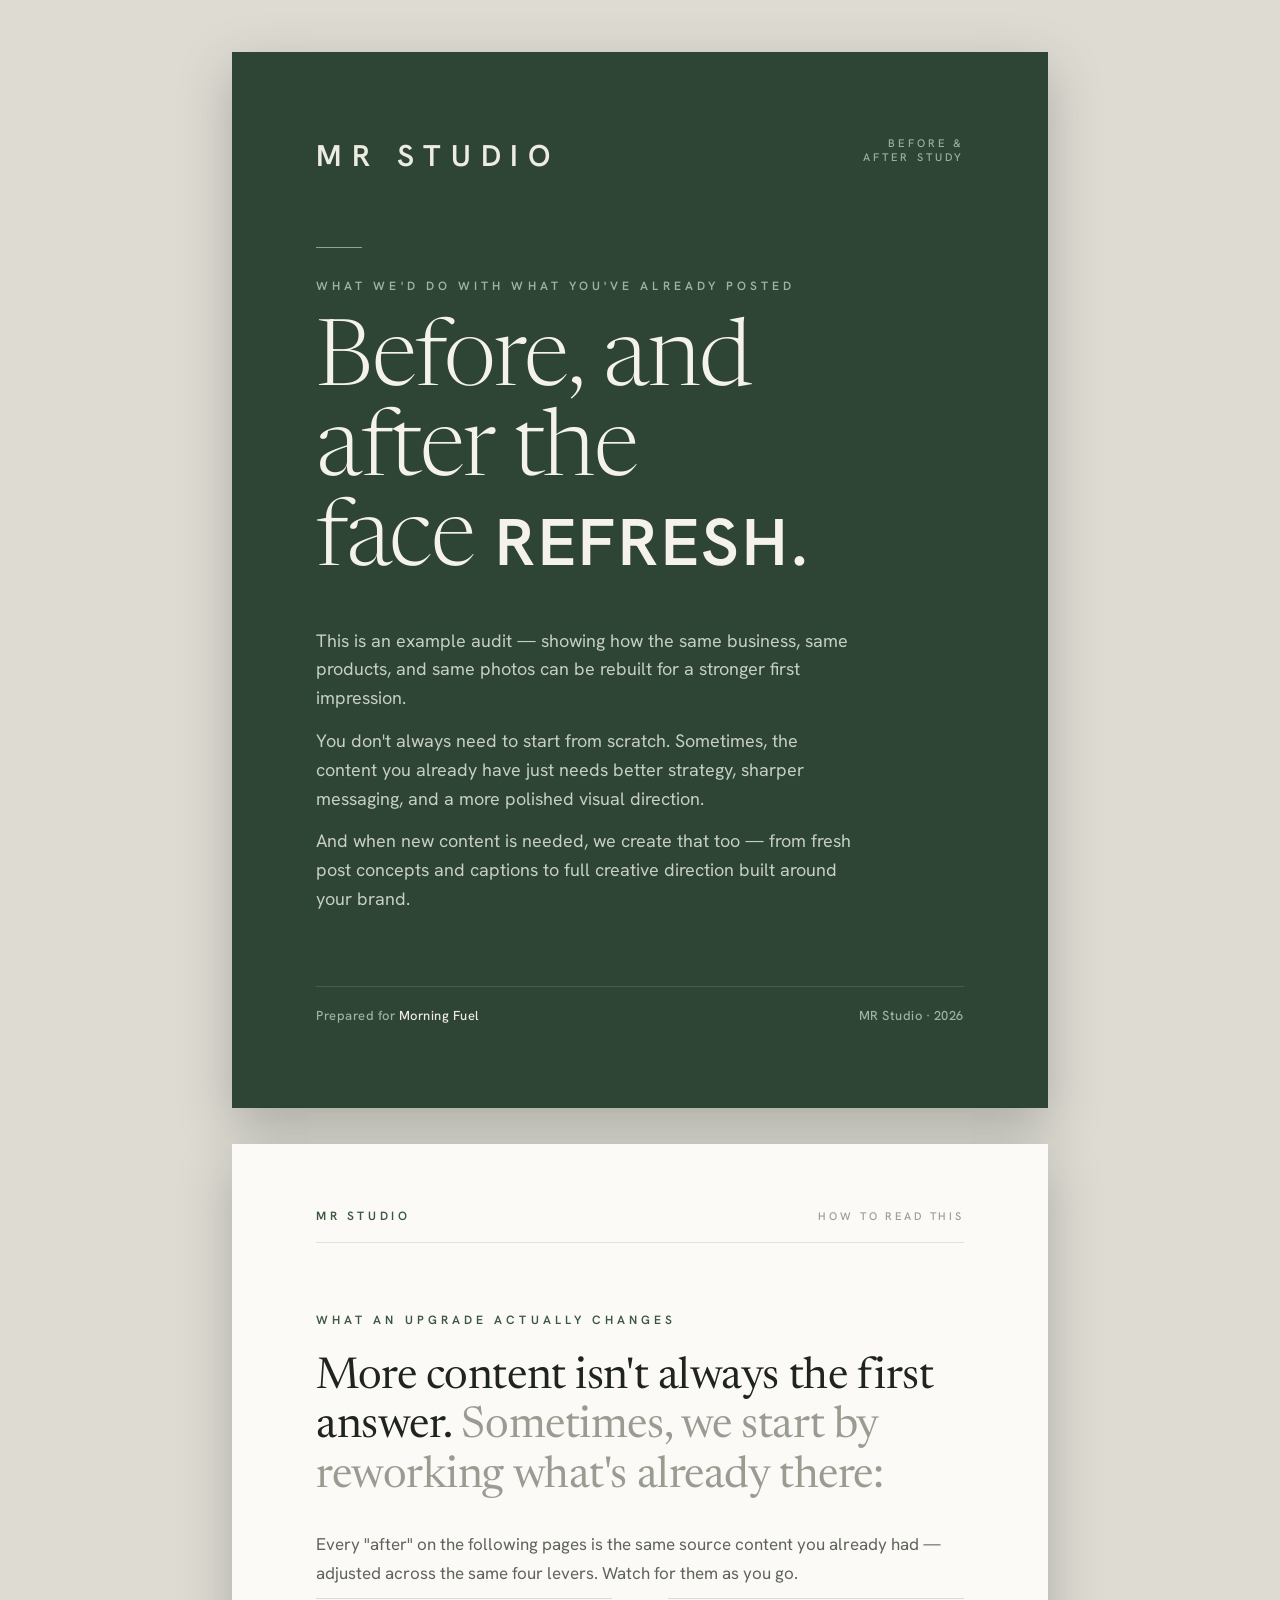
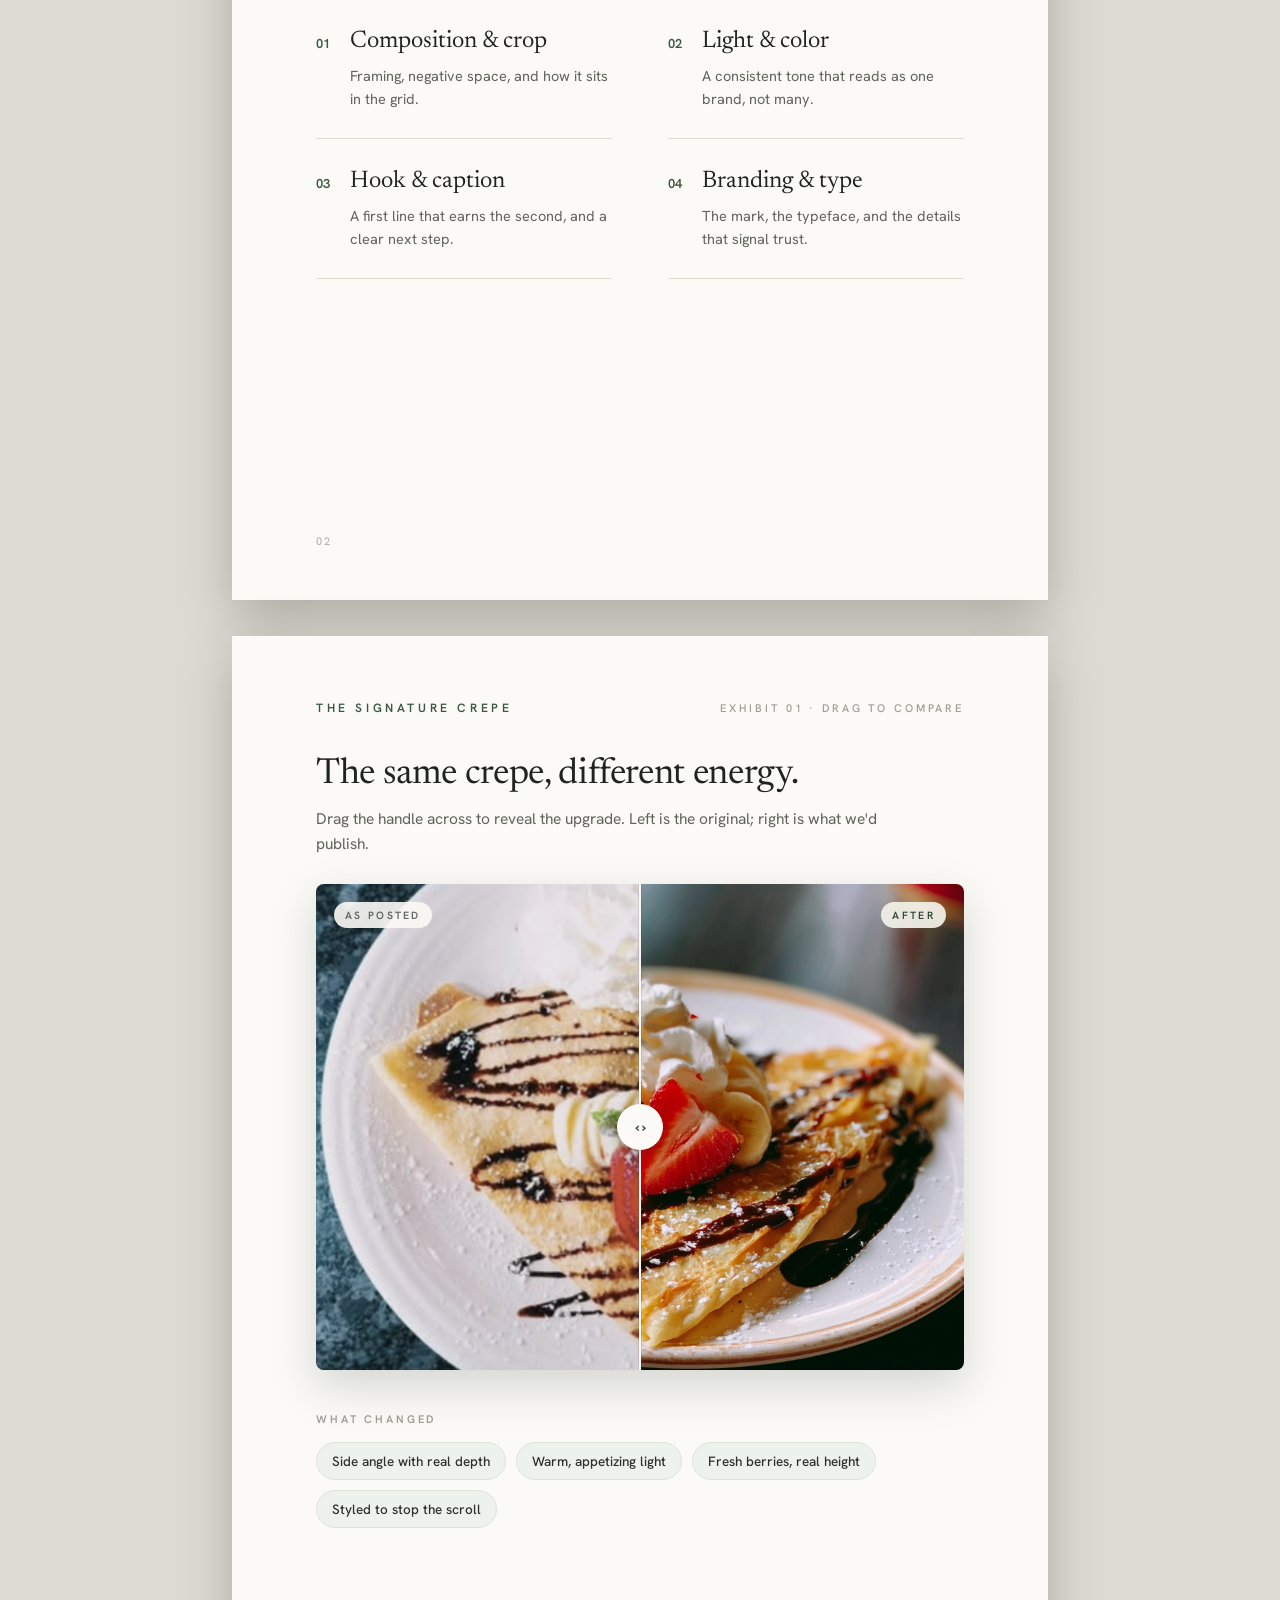
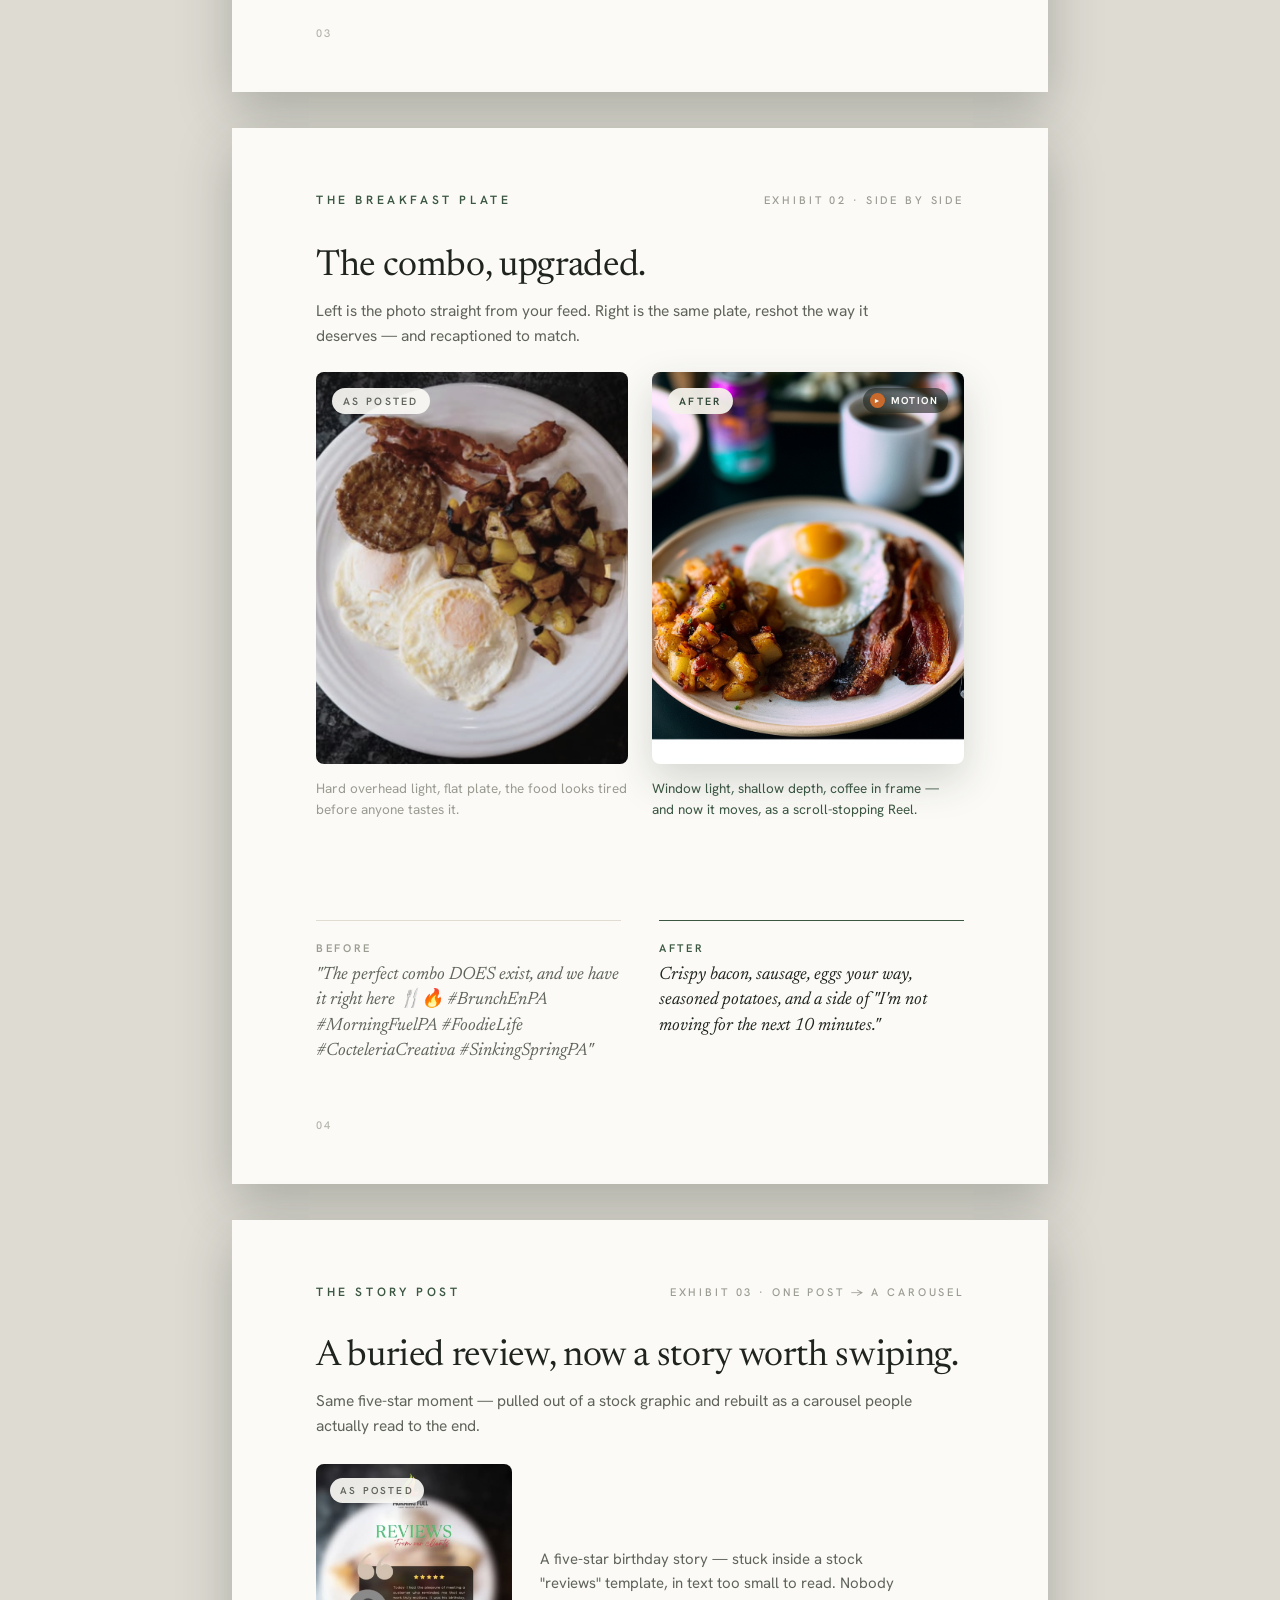
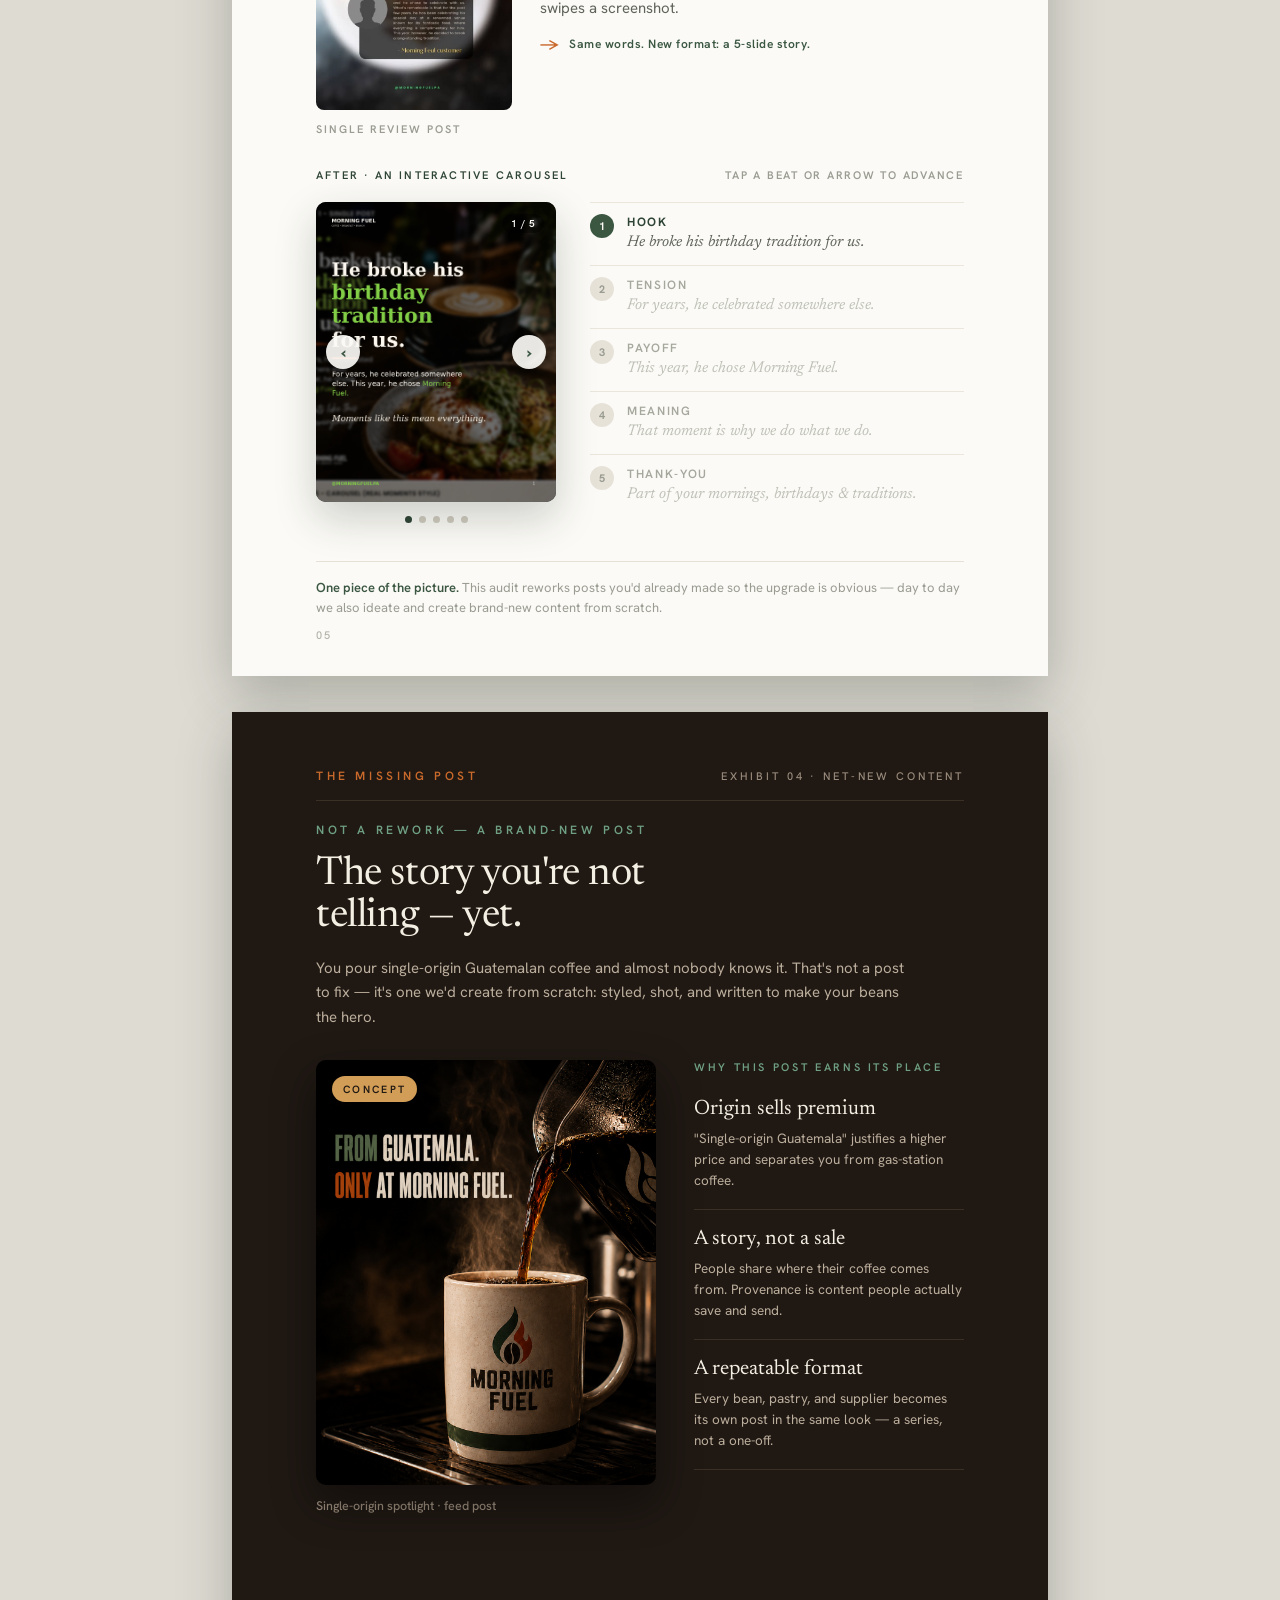
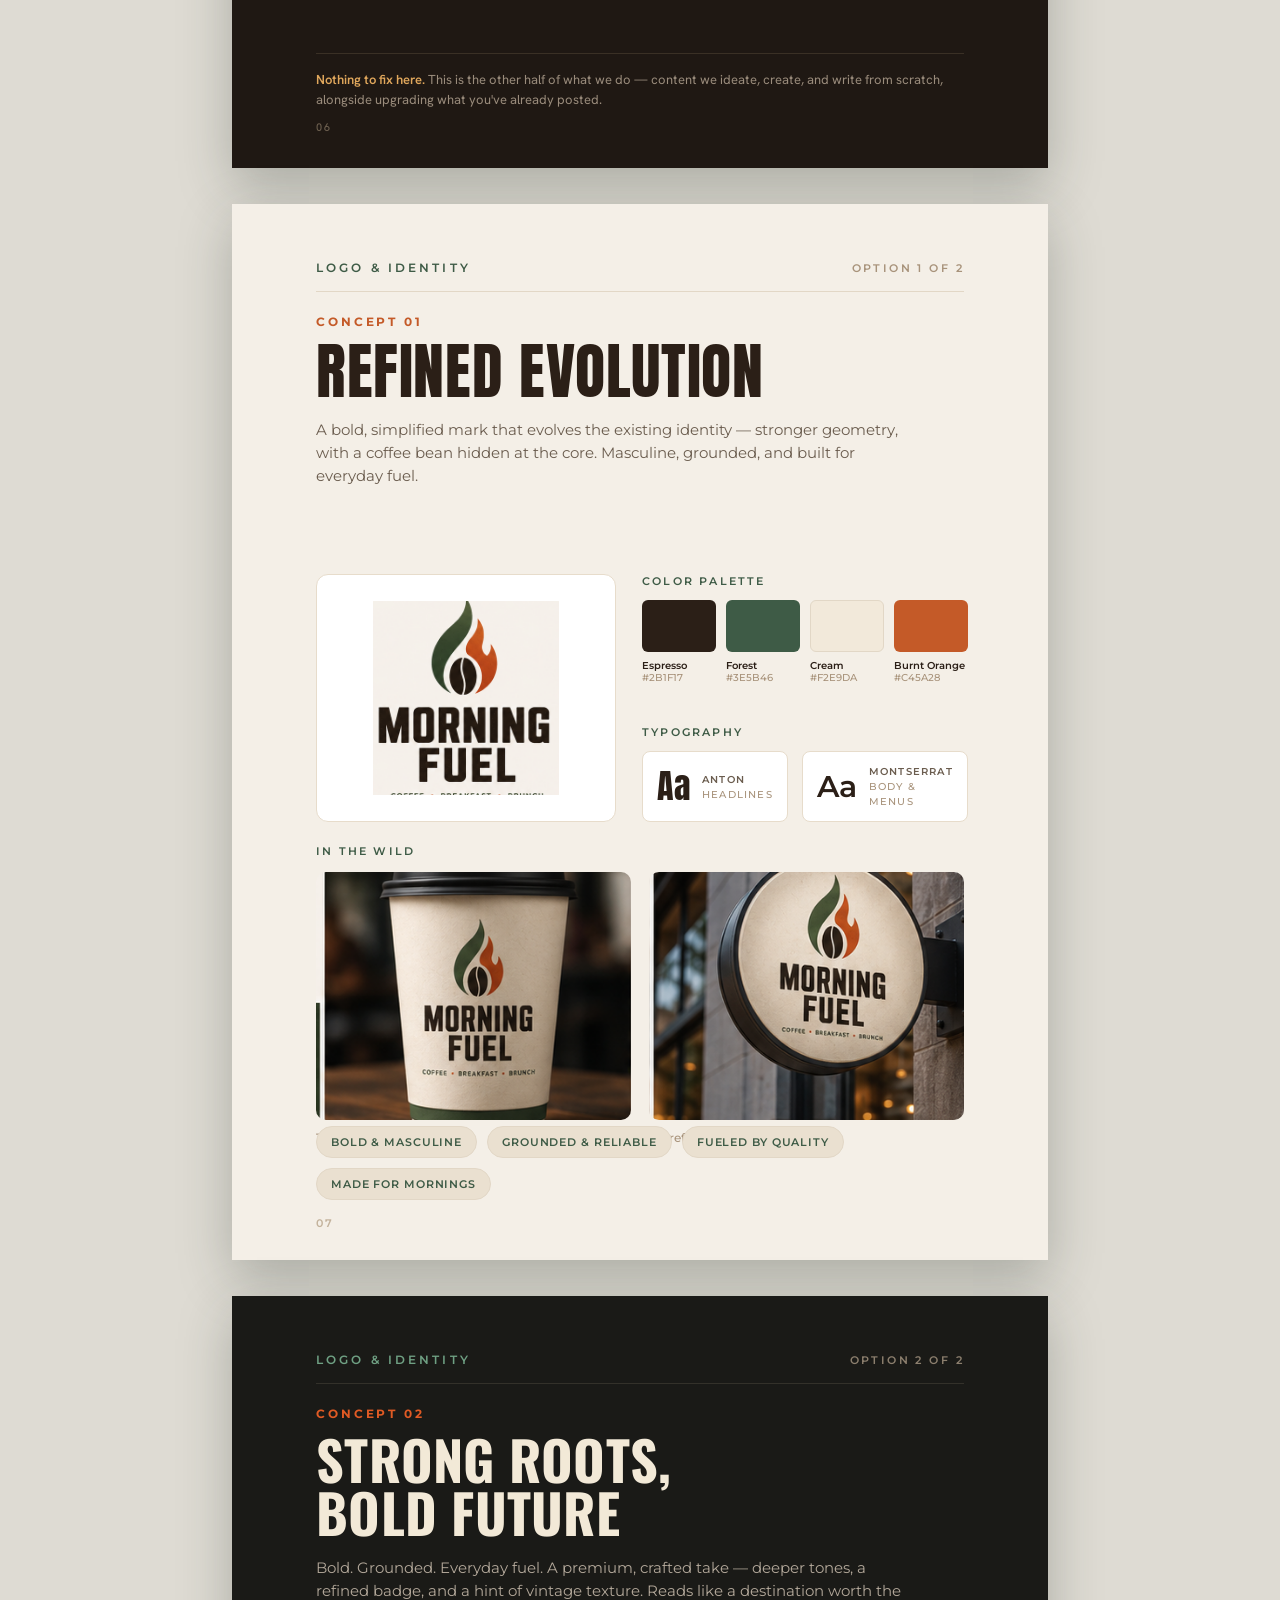
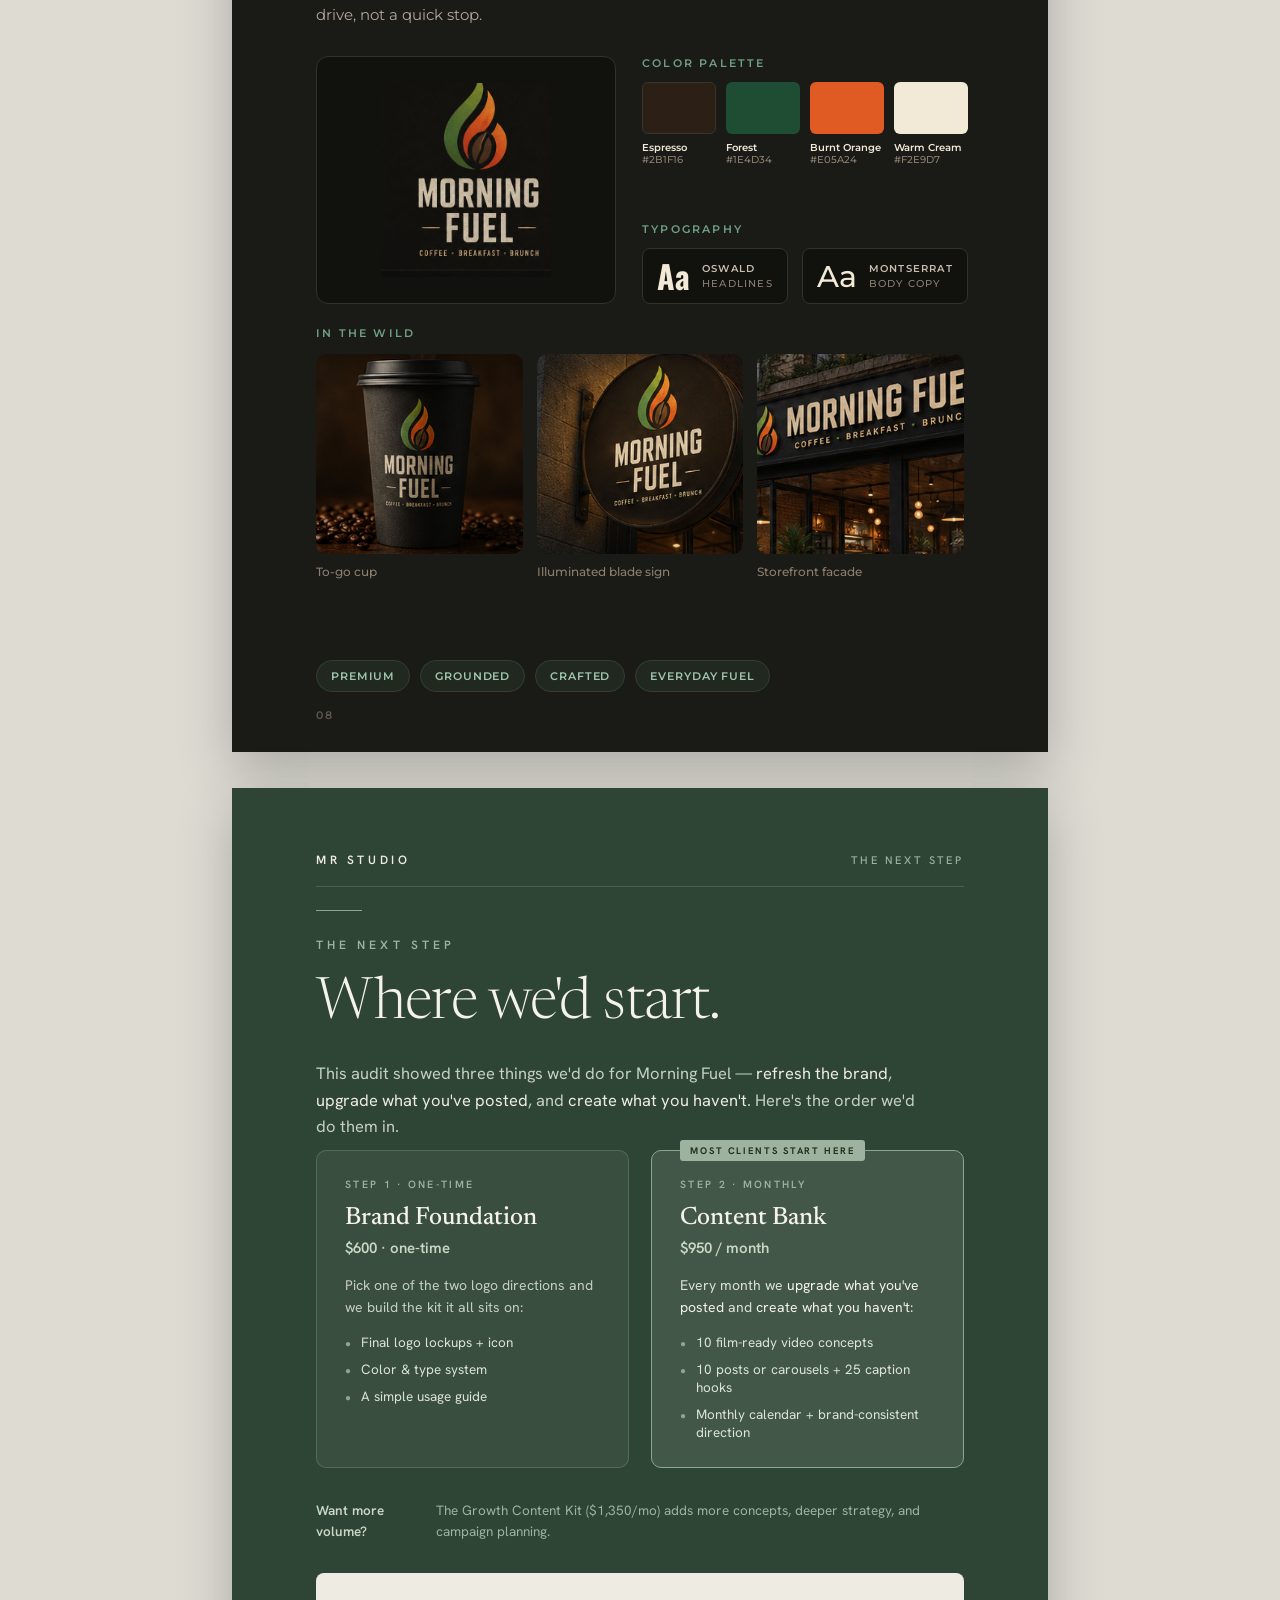
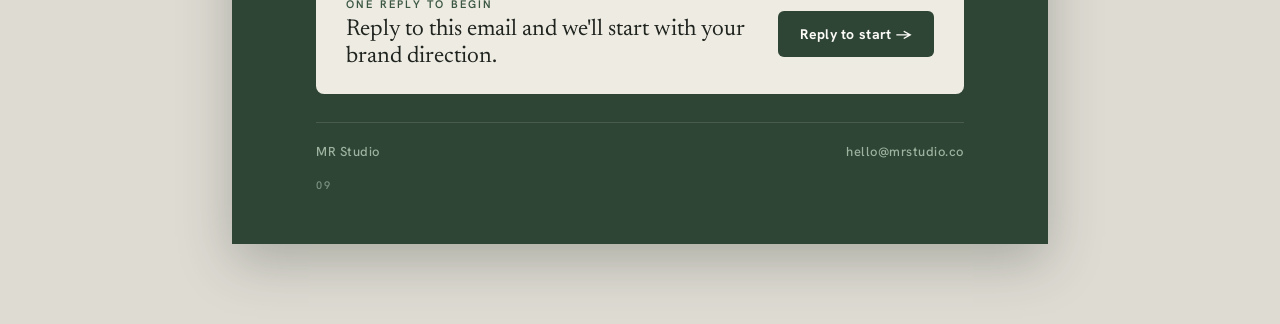
<file: claude-cowork-upload/mr-before-after/index.html>
<!DOCTYPE html>
<html lang="en">
<head>
<meta charset="utf-8">
<meta name="viewport" content="width=device-width, initial-scale=1">
<title>MR Studio · Before &amp; After Study</title>
<link rel="preconnect" href="https://fonts.googleapis.com">
<link rel="preconnect" href="https://fonts.gstatic.com" crossorigin>
<link href="https://fonts.googleapis.com/css2?family=Newsreader:ital,opsz,wght@0,6..72,300;0,6..72,400;0,6..72,500;1,6..72,400&family=Hanken+Grotesk:wght@400;500;600;700&family=Anton&family=Oswald:wght@500;600;700&family=Montserrat:wght@400;500;600;700&display=swap" rel="stylesheet">
<style>
  *, *::before, *::after { box-sizing: border-box; }
  html, body { margin: 0; padding: 0; }
  body { background: #DEDBD3; font-family: 'Hanken Grotesk', sans-serif; }

  .stack {
    min-height: 100vh;
    width: 100%;
    background: #DEDBD3;
    display: flex;
    flex-direction: column;
    align-items: center;
    gap: 36px;
    padding: 52px 20px 80px;
  }

  section {
    position: relative;
    width: 816px;
    height: 1056px;
    box-shadow: 0 18px 50px rgba(40,52,42,.28);
    overflow: hidden;
    flex: none;
  }

  /* ── Slider ── */
  .slider-wrap {
    position: absolute;
    top: 248px; left: 84px;
    width: 648px; height: 486px;
    border-radius: 8px;
    overflow: hidden;
    background: #EDEAE2;
    box-shadow: 0 16px 44px rgba(40,52,42,.18);
    cursor: ew-resize;
    touch-action: none;
    user-select: none;
  }
  .slider-after {
    position: absolute; inset: 0;
    width: 100%; height: 100%;
    object-fit: cover;
  }
  .slider-before-clip {
    position: absolute; top: 0; left: 0;
    height: 100%; overflow: hidden;
    z-index: 2;
    width: 50%;
  }
  .slider-before-img {
    position: absolute; top: 0; left: 0;
    width: 648px; height: 486px;
    object-fit: cover;
    filter: saturate(.78) contrast(.96) brightness(.99);
  }
  .slider-overlay { position: absolute; inset: 0; background: rgba(46,52,46,.06); pointer-events: none; }
  .slider-label-before {
    position: absolute; top: 18px; left: 18px;
    font-family: 'Hanken Grotesk', sans-serif;
    font-weight: 600; font-size: 10.5px;
    letter-spacing: .22em; text-transform: uppercase;
    color: #5F635A; background: rgba(251,250,246,.9);
    padding: 6px 11px; border-radius: 100px; white-space: nowrap;
  }
  .slider-label-after {
    position: absolute; top: 18px; right: 18px; z-index: 4;
    font-family: 'Hanken Grotesk', sans-serif;
    font-weight: 600; font-size: 10.5px;
    letter-spacing: .22em; text-transform: uppercase;
    color: #2E4435; background: rgba(244,242,234,.92);
    padding: 6px 11px; border-radius: 100px; white-space: nowrap;
  }
  .slider-handle {
    position: absolute; top: 0; height: 100%;
    z-index: 5; pointer-events: none;
    left: 50%; transform: translateX(-50%);
  }
  .slider-line {
    position: absolute; top: 0; bottom: 0;
    left: 50%; width: 2px;
    transform: translateX(-50%);
    background: #FBFAF6;
    box-shadow: 0 0 0 1px rgba(40,52,42,.12);
  }
  .slider-knob {
    position: absolute; top: 50%; left: 50%;
    transform: translate(-50%, -50%);
    width: 46px; height: 46px; border-radius: 50%;
    background: #FBFAF6;
    box-shadow: 0 6px 18px rgba(40,52,42,.28);
    display: flex; align-items: center; justify-content: center; gap: 3px;
  }
  .slider-knob span {
    font-family: 'Hanken Grotesk', sans-serif;
    font-weight: 700; font-size: 15px; color: #3B5742;
  }

  /* ── Carousel ── */
  .carousel-viewport {
    position: relative;
    width: 240px; height: 300px;
    border-radius: 10px; overflow: hidden;
    background: #23271F;
    box-shadow: 0 16px 40px rgba(40,52,42,.22);
  }
  .carousel-track {
    display: flex;
    height: 100%;
    transition: transform .45s cubic-bezier(.4,0,.2,1);
  }
  .carousel-slide {
    position: relative;
    width: 240px; height: 300px;
    flex: none;
  }
  .carousel-slide img {
    position: absolute; inset: 0;
    width: 100%; height: 100%;
    object-fit: cover;
  }
  .carousel-btn {
    position: absolute; top: 50%;
    transform: translateY(-50%);
    width: 34px; height: 34px; border-radius: 50%;
    background: rgba(251,250,246,.92);
    box-shadow: 0 4px 12px rgba(0,0,0,.28);
    display: flex; align-items: center; justify-content: center;
    cursor: pointer; user-select: none; z-index: 2;
    font-family: 'Hanken Grotesk', sans-serif;
    font-weight: 700; font-size: 17px; color: #3B5742;
    border: none; background-color: rgba(251,250,246,.92);
  }
  .carousel-btn.prev { left: 10px; }
  .carousel-btn.next { right: 10px; }
  .carousel-counter {
    position: absolute; top: 12px; right: 12px;
    font-family: 'Hanken Grotesk', sans-serif;
    font-weight: 600; font-size: 10px; letter-spacing: .04em;
    color: #FBFAF6; background: rgba(0,0,0,.42);
    padding: 3px 9px; border-radius: 100px; z-index: 2;
  }
  .carousel-dots {
    margin-top: 14px;
    display: flex; gap: 7px; justify-content: center;
  }
  .dot {
    width: 7px; height: 7px; border-radius: 50%;
    cursor: pointer; background: #CFCABE;
    border: none; padding: 0;
  }
  .dot.active { background: #2E4435; }

  .beat-row {
    display: flex; gap: 13px;
    padding: 11px 0; border-top: 1px solid #EAE6DC;
    cursor: pointer;
  }
  .beat-num {
    flex: none; width: 24px; height: 24px;
    border-radius: 50%;
    display: flex; align-items: center; justify-content: center;
    font-family: 'Hanken Grotesk', sans-serif;
    font-weight: 700; font-size: 11px;
    background: #E6E2D8; color: #9A9C92;
  }
  .beat-num.active { background: #3B5742; color: #FBFAF6; }
  .beat-label {
    font-family: 'Hanken Grotesk', sans-serif;
    font-size: 12px; letter-spacing: .14em;
    text-transform: uppercase; font-weight: 600;
    color: #A6A89E;
  }
  .beat-label.active { color: #2E4435; font-weight: 700; }
  .beat-text {
    font-family: 'Newsreader', serif;
    font-style: italic; font-size: 15.5px;
    line-height: 1.35; color: #BFC1B7; margin-top: 3px;
  }
  .beat-text.active { color: #5F635A; }

  /* ── Video ── */
  .video-wrap {
    position: relative; height: 392px;
    border-radius: 8px; overflow: hidden;
    background: #EDEAE2;
    box-shadow: 0 16px 40px rgba(40,52,42,.18);
  }
  .video-wrap video {
    position: absolute; inset: 0;
    width: 100%; height: 100%;
    object-fit: cover;
  }

  @media (max-width: 860px) {
    .stack { padding: 20px 0; gap: 0; }
    section { transform-origin: top center; }
  }
</style>
</head>
<body>
<div class="stack">

  <!-- ========================= 01 COVER ========================= -->
  <section style="background:#2E4435; color:#EDEBE2;">
    <div style="position:absolute;inset:0;padding:84px;display:flex;flex-direction:column;justify-content:space-between;">
      <div style="display:flex;justify-content:space-between;align-items:flex-start;">
        <div style="font-family:'Hanken Grotesk',sans-serif;font-weight:600;font-size:30px;letter-spacing:.32em;text-transform:uppercase;color:#EDEBE2;">MR&nbsp;Studio</div>
        <div style="font-family:'Hanken Grotesk',sans-serif;font-weight:500;font-size:11px;letter-spacing:.28em;text-transform:uppercase;color:#9DB29F;text-align:right;">Before &amp;<br>After Study</div>
      </div>
      <div style="display:flex;flex-direction:column;align-items:flex-start;">
        <div style="width:46px;height:1px;background:#8AA68E;margin-bottom:30px;"></div>
        <div style="font-family:'Hanken Grotesk',sans-serif;font-weight:600;font-size:12px;letter-spacing:.34em;text-transform:uppercase;color:#9DB29F;margin-bottom:24px;">What we'd do with what you've already posted</div>
        <h1 style="margin:0;font-family:'Newsreader',serif;font-weight:300;font-size:92px;line-height:.98;letter-spacing:-.015em;color:#F4F2EA;">Before, and<br>after the<br>face <span style="font-family:'Hanken Grotesk',sans-serif;font-weight:600;font-size:66px;letter-spacing:.04em;text-transform:uppercase;color:#F4F2EA;">refresh</span>.</h1>
        <div style="margin:38px 0 0;max-width:540px;font-family:'Hanken Grotesk',sans-serif;font-weight:400;font-size:18px;line-height:1.6;color:#C6CFC2;">
          <p style="margin:0 0 14px;">This is an example audit — showing how the same business, same products, and same photos can be rebuilt for a stronger first impression.</p>
          <p style="margin:0 0 14px;">You don't always need to start from scratch. Sometimes, the content you already have just needs better strategy, sharper messaging, and a more polished visual direction.</p>
          <p style="margin:0;">And when new content is needed, we create that too — from fresh post concepts and captions to full creative direction built around your brand.</p>
        </div>
      </div>
      <div style="display:flex;justify-content:space-between;align-items:flex-end;padding-top:20px;border-top:1px solid rgba(237,235,226,.14);">
        <div style="font-family:'Hanken Grotesk',sans-serif;font-weight:500;font-size:13px;letter-spacing:.04em;color:#9DB29F;">Prepared for <span style="color:#EDEBE2;">Morning Fuel</span></div>
        <div style="font-family:'Hanken Grotesk',sans-serif;font-weight:500;font-size:13px;letter-spacing:.04em;color:#9DB29F;">MR Studio · 2026</div>
      </div>
    </div>
  </section>

  <!-- ========================= 02 FOUR LEVERS ========================= -->
  <section style="background:#FBFAF6;color:#20241F;">
    <div style="position:absolute;top:64px;left:84px;right:84px;display:flex;justify-content:space-between;align-items:center;padding-bottom:18px;border-bottom:1px solid #E4E0D6;">
      <span style="font-family:'Hanken Grotesk',sans-serif;font-weight:600;font-size:12px;letter-spacing:.3em;text-transform:uppercase;color:#3B5742;">MR Studio</span>
      <span style="font-family:'Hanken Grotesk',sans-serif;font-weight:500;font-size:11px;letter-spacing:.26em;text-transform:uppercase;color:#9A9C92;">How to read this</span>
    </div>
    <div style="position:absolute;top:168px;left:84px;right:84px;">
      <div style="font-family:'Hanken Grotesk',sans-serif;font-weight:600;font-size:12px;letter-spacing:.34em;text-transform:uppercase;color:#3B5742;margin-bottom:26px;">What an upgrade actually changes</div>
      <h2 style="margin:0;font-family:'Newsreader',serif;font-weight:400;font-size:44px;line-height:1.12;letter-spacing:-.01em;color:#20241F;max-width:640px;">More content isn't always the first answer. <span style="color:#9A9C92;">Sometimes, we start by reworking what's already there:</span></h2>
      <p style="margin:28px 0 0;max-width:660px;font-family:'Hanken Grotesk',sans-serif;font-weight:400;font-size:17px;line-height:1.7;color:#5F635A;">Every "after" on the following pages is the same source content you already had — adjusted across the same four levers. Watch for them as you go.</p>
    </div>
    <div style="position:absolute;top:454px;left:84px;right:84px;display:grid;grid-template-columns:1fr 1fr;gap:0 56px;">
      <div style="padding:28px 0;border-top:1px solid #E0DCD2;display:flex;gap:20px;align-items:flex-start;">
        <span style="font-family:'Hanken Grotesk',sans-serif;font-weight:600;font-size:13px;color:#3B5742;padding-top:8px;">01</span>
        <div><div style="font-family:'Newsreader',serif;font-weight:400;font-size:24px;line-height:1.2;color:#20241F;">Composition &amp; crop</div><p style="margin:8px 0 0;font-family:'Hanken Grotesk',sans-serif;font-size:14.5px;line-height:1.6;color:#5F635A;">Framing, negative space, and how it sits in the grid.</p></div>
      </div>
      <div style="padding:28px 0;border-top:1px solid #E0DCD2;display:flex;gap:20px;align-items:flex-start;">
        <span style="font-family:'Hanken Grotesk',sans-serif;font-weight:600;font-size:13px;color:#3B5742;padding-top:8px;">02</span>
        <div><div style="font-family:'Newsreader',serif;font-weight:400;font-size:24px;line-height:1.2;color:#20241F;">Light &amp; color</div><p style="margin:8px 0 0;font-family:'Hanken Grotesk',sans-serif;font-size:14.5px;line-height:1.6;color:#5F635A;">A consistent tone that reads as one brand, not many.</p></div>
      </div>
      <div style="padding:28px 0;border-top:1px solid #E0DCD2;border-bottom:1px solid #E0DCD2;display:flex;gap:20px;align-items:flex-start;">
        <span style="font-family:'Hanken Grotesk',sans-serif;font-weight:600;font-size:13px;color:#3B5742;padding-top:8px;">03</span>
        <div><div style="font-family:'Newsreader',serif;font-weight:400;font-size:24px;line-height:1.2;color:#20241F;">Hook &amp; caption</div><p style="margin:8px 0 0;font-family:'Hanken Grotesk',sans-serif;font-size:14.5px;line-height:1.6;color:#5F635A;">A first line that earns the second, and a clear next step.</p></div>
      </div>
      <div style="padding:28px 0;border-top:1px solid #E0DCD2;border-bottom:1px solid #E0DCD2;display:flex;gap:20px;align-items:flex-start;">
        <span style="font-family:'Hanken Grotesk',sans-serif;font-weight:600;font-size:13px;color:#3B5742;padding-top:8px;">04</span>
        <div><div style="font-family:'Newsreader',serif;font-weight:400;font-size:24px;line-height:1.2;color:#20241F;">Branding &amp; type</div><p style="margin:8px 0 0;font-family:'Hanken Grotesk',sans-serif;font-size:14.5px;line-height:1.6;color:#5F635A;">The mark, the typeface, and the details that signal trust.</p></div>
      </div>
    </div>
    <div style="position:absolute;left:84px;bottom:52px;font-family:'Hanken Grotesk',sans-serif;font-weight:500;font-size:11px;letter-spacing:.2em;color:#B3B5AB;">02</div>
  </section>

  <!-- ========================= 03 EXHIBIT 01 · SLIDER ========================= -->
  <section style="background:#FBFAF6;color:#20241F;">
    <div style="position:absolute;top:64px;left:84px;right:84px;display:flex;justify-content:space-between;align-items:center;">
      <span style="font-family:'Hanken Grotesk',sans-serif;font-weight:600;font-size:12px;letter-spacing:.3em;text-transform:uppercase;color:#3B5742;">The Signature Crepe</span>
      <span style="font-family:'Hanken Grotesk',sans-serif;font-weight:500;font-size:11px;letter-spacing:.26em;text-transform:uppercase;color:#9A9C92;">Exhibit 01 · Drag to compare</span>
    </div>
    <div style="position:absolute;top:120px;left:84px;right:84px;">
      <h2 style="margin:0 0 12px;font-family:'Newsreader',serif;font-weight:400;font-size:36px;line-height:1.06;letter-spacing:-.01em;color:#20241F;">The same crepe, different energy.</h2>
      <p style="margin:0;max-width:600px;font-family:'Hanken Grotesk',sans-serif;font-weight:400;font-size:15.5px;line-height:1.62;color:#5F635A;">Drag the handle across to reveal the upgrade. Left is the original; right is what we'd publish.</p>
    </div>

    <!-- Slider -->
    <div class="slider-wrap" id="slider">
      <img class="slider-after" src="demo/crepe-after.png" alt="After">
      <div class="slider-label-after">After</div>
      <div class="slider-before-clip" id="slider-clip">
        <img class="slider-before-img" src="demo/crepe-before.png" alt="Before">
        <div class="slider-overlay"></div>
        <div class="slider-label-before">As posted</div>
      </div>
      <div class="slider-handle" id="slider-handle">
        <div class="slider-line"></div>
        <div class="slider-knob"><span>‹</span><span>›</span></div>
      </div>
    </div>

    <div style="position:absolute;top:776px;left:84px;right:84px;">
      <div style="font-family:'Hanken Grotesk',sans-serif;font-weight:600;font-size:11px;letter-spacing:.26em;text-transform:uppercase;color:#9A9C92;margin-bottom:16px;">What changed</div>
      <div style="display:flex;flex-wrap:wrap;gap:10px;">
        <span style="font-family:'Hanken Grotesk',sans-serif;font-weight:500;font-size:13.5px;color:#2C302A;background:#EEF2EC;border:1px solid #DCE4D8;padding:9px 15px;border-radius:100px;">Side angle with real depth</span>
        <span style="font-family:'Hanken Grotesk',sans-serif;font-weight:500;font-size:13.5px;color:#2C302A;background:#EEF2EC;border:1px solid #DCE4D8;padding:9px 15px;border-radius:100px;">Warm, appetizing light</span>
        <span style="font-family:'Hanken Grotesk',sans-serif;font-weight:500;font-size:13.5px;color:#2C302A;background:#EEF2EC;border:1px solid #DCE4D8;padding:9px 15px;border-radius:100px;">Fresh berries, real height</span>
        <span style="font-family:'Hanken Grotesk',sans-serif;font-weight:500;font-size:13.5px;color:#2C302A;background:#EEF2EC;border:1px solid #DCE4D8;padding:9px 15px;border-radius:100px;">Styled to stop the scroll</span>
      </div>
    </div>
    <div style="position:absolute;left:84px;bottom:52px;font-family:'Hanken Grotesk',sans-serif;font-weight:500;font-size:11px;letter-spacing:.2em;color:#B3B5AB;">03</div>
  </section>

  <!-- ========================= 04 EXHIBIT 02 · SIDE BY SIDE ========================= -->
  <section style="background:#FBFAF6;color:#20241F;">
    <div style="position:absolute;top:64px;left:84px;right:84px;display:flex;justify-content:space-between;align-items:center;">
      <span style="font-family:'Hanken Grotesk',sans-serif;font-weight:600;font-size:12px;letter-spacing:.3em;text-transform:uppercase;color:#3B5742;">The Breakfast Plate</span>
      <span style="font-family:'Hanken Grotesk',sans-serif;font-weight:500;font-size:11px;letter-spacing:.26em;text-transform:uppercase;color:#9A9C92;">Exhibit 02 · Side by side</span>
    </div>
    <div style="position:absolute;top:120px;left:84px;right:84px;">
      <h2 style="margin:0 0 12px;font-family:'Newsreader',serif;font-weight:400;font-size:36px;line-height:1.06;letter-spacing:-.01em;color:#20241F;">The combo, upgraded.</h2>
      <p style="margin:0;max-width:600px;font-family:'Hanken Grotesk',sans-serif;font-weight:400;font-size:15.5px;line-height:1.62;color:#5F635A;">Left is the photo straight from your feed. Right is the same plate, reshot the way it deserves — and recaptioned to match.</p>
    </div>
    <div style="position:absolute;top:244px;left:84px;right:84px;display:grid;grid-template-columns:1fr 1fr;gap:24px;">
      <div>
        <div style="position:relative;height:392px;border-radius:8px;overflow:hidden;background:#EDEAE2;">
          <img src="demo/breakfast-before.png" alt="Before" style="position:absolute;inset:0;width:100%;height:100%;object-fit:cover;filter:saturate(.7) contrast(.94) brightness(1.0);">
          <div style="position:absolute;inset:0;background:rgba(46,52,46,.05);pointer-events:none;"></div>
          <div style="position:absolute;top:16px;left:16px;font-family:'Hanken Grotesk',sans-serif;font-weight:600;font-size:10.5px;letter-spacing:.22em;text-transform:uppercase;color:#5F635A;background:rgba(251,250,246,.92);padding:6px 11px;border-radius:100px;">As posted</div>
        </div>
        <div style="margin-top:14px;font-family:'Hanken Grotesk',sans-serif;font-weight:400;font-size:13.5px;line-height:1.55;color:#9A9C92;">Hard overhead light, flat plate, the food looks tired before anyone tastes it.</div>
      </div>
      <div>
        <div class="video-wrap">
          <video id="ex2-video" autoplay loop muted playsinline poster="demo/breakfast-after.png">
            <source src="demo/egg-combo-after.mp4" type="video/mp4">
          </video>
          <div style="position:absolute;top:16px;left:16px;font-family:'Hanken Grotesk',sans-serif;font-weight:600;font-size:10.5px;letter-spacing:.22em;text-transform:uppercase;color:#2E4435;background:rgba(244,242,234,.94);padding:6px 11px;border-radius:100px;z-index:2;">After</div>
          <div style="position:absolute;top:16px;right:16px;display:flex;align-items:center;gap:6px;font-family:'Hanken Grotesk',sans-serif;font-weight:700;font-size:10px;letter-spacing:.14em;text-transform:uppercase;color:#FBFAF6;background:rgba(35,39,31,.62);padding:5px 10px 5px 7px;border-radius:100px;z-index:2;"><span style="display:inline-flex;width:15px;height:15px;border-radius:50%;background:#C9692B;align-items:center;justify-content:center;font-size:7px;padding-left:1px;">►</span> Motion</div>
        </div>
        <div style="margin-top:14px;font-family:'Hanken Grotesk',sans-serif;font-weight:400;font-size:13.5px;line-height:1.55;color:#3B5742;">Window light, shallow depth, coffee in frame — and now it moves, as a scroll-stopping Reel.</div>
      </div>
    </div>
    <div style="position:absolute;left:84px;right:84px;bottom:120px;display:flex;gap:38px;">
      <div style="flex:1;padding-top:20px;border-top:1px solid #E0DCD2;">
        <div style="font-family:'Hanken Grotesk',sans-serif;font-weight:600;font-size:11px;letter-spacing:.24em;text-transform:uppercase;color:#9A9C92;margin-bottom:8px;">Before</div>
        <div style="font-family:'Newsreader',serif;font-weight:400;font-style:italic;font-size:18px;line-height:1.4;color:#5F635A;">"The perfect combo DOES exist, and we have it right here 🍴🔥 #BrunchEnPA #MorningFuelPA #FoodieLife #CocteleriaCreativa #SinkingSpringPA"</div>
      </div>
      <div style="flex:1;padding-top:20px;border-top:1.5px solid #3B5742;">
        <div style="font-family:'Hanken Grotesk',sans-serif;font-weight:600;font-size:11px;letter-spacing:.24em;text-transform:uppercase;color:#3B5742;margin-bottom:8px;">After</div>
        <div style="font-family:'Newsreader',serif;font-weight:400;font-style:italic;font-size:18px;line-height:1.4;color:#20241F;">Crispy bacon, sausage, eggs your way, seasoned potatoes, and a side of "I'm not moving for the next 10 minutes."</div>
      </div>
    </div>
    <div style="position:absolute;left:84px;bottom:52px;font-family:'Hanken Grotesk',sans-serif;font-weight:500;font-size:11px;letter-spacing:.2em;color:#B3B5AB;">04</div>
  </section>

  <!-- ========================= 05 THE STORY (CAROUSEL) ========================= -->
  <section style="background:#FBFAF6;color:#20241F;">
    <div style="position:absolute;top:64px;left:84px;right:84px;display:flex;justify-content:space-between;align-items:center;">
      <span style="font-family:'Hanken Grotesk',sans-serif;font-weight:600;font-size:12px;letter-spacing:.3em;text-transform:uppercase;color:#3B5742;">The Story Post</span>
      <span style="font-family:'Hanken Grotesk',sans-serif;font-weight:500;font-size:11px;letter-spacing:.26em;text-transform:uppercase;color:#9A9C92;">Exhibit 03 · One post → a carousel</span>
    </div>
    <div style="position:absolute;top:118px;left:84px;right:84px;">
      <h2 style="margin:0 0 12px;font-family:'Newsreader',serif;font-weight:400;font-size:36px;line-height:1.06;letter-spacing:-.01em;color:#20241F;">A buried review, now a story worth swiping.</h2>
      <p style="margin:0;max-width:610px;font-family:'Hanken Grotesk',sans-serif;font-weight:400;font-size:15.5px;line-height:1.62;color:#5F635A;">Same five-star moment — pulled out of a stock graphic and rebuilt as a carousel people actually read to the end.</p>
    </div>
    <div style="position:absolute;top:244px;left:84px;right:84px;display:flex;gap:28px;align-items:stretch;">
      <div style="flex:none;width:196px;">
        <div style="position:relative;width:196px;height:246px;border-radius:8px;overflow:hidden;background:#EDEAE2;">
          <img src="demo/review-before.png" alt="Before" style="position:absolute;inset:0;width:100%;height:100%;object-fit:cover;filter:saturate(.92);">
          <div style="position:absolute;top:14px;left:14px;font-family:'Hanken Grotesk',sans-serif;font-weight:600;font-size:10px;letter-spacing:.22em;text-transform:uppercase;color:#5F635A;background:rgba(251,250,246,.92);padding:6px 10px;border-radius:100px;">As posted</div>
        </div>
        <div style="margin-top:12px;font-family:'Hanken Grotesk',sans-serif;font-weight:600;font-size:11px;letter-spacing:.18em;text-transform:uppercase;color:#9A9C92;">Single review post</div>
      </div>
      <div style="flex:1;display:flex;flex-direction:column;justify-content:center;">
        <p style="margin:0 0 16px;max-width:380px;font-family:'Hanken Grotesk',sans-serif;font-weight:400;font-size:15px;line-height:1.62;color:#5F635A;">A five-star birthday story — stuck inside a stock "reviews" template, in text too small to read. Nobody swipes a screenshot.</p>
        <div style="display:inline-flex;align-items:center;gap:10px;font-family:'Hanken Grotesk',sans-serif;font-weight:600;font-size:12px;letter-spacing:.04em;color:#3B5742;">
          <span style="font-size:17px;line-height:1;color:#C9692B;">→</span> Same words. New format: a 5-slide story.
        </div>
      </div>
    </div>

    <!-- Carousel -->
    <div style="position:absolute;top:548px;left:84px;right:84px;display:flex;justify-content:space-between;align-items:baseline;margin-bottom:14px;">
      <span style="font-family:'Hanken Grotesk',sans-serif;font-weight:600;font-size:11px;letter-spacing:.2em;text-transform:uppercase;color:#2E4435;">After · an interactive carousel</span>
      <span style="font-family:'Hanken Grotesk',sans-serif;font-weight:600;font-size:11px;letter-spacing:.16em;text-transform:uppercase;color:#9A9C92;">Tap a beat or arrow to advance</span>
    </div>
    <div style="position:absolute;top:582px;left:84px;right:84px;display:flex;gap:34px;align-items:flex-start;">
      <div style="flex:none;width:240px;">
        <div class="carousel-viewport">
          <div class="carousel-track" id="carousel-track">
            <div class="carousel-slide"><img src="demo/story-1.png" alt="Slide 1"></div>
            <div class="carousel-slide"><img src="demo/story-2.png" alt="Slide 2"></div>
            <div class="carousel-slide"><img src="demo/story-3.png" alt="Slide 3"></div>
            <div class="carousel-slide"><img src="demo/story-4.png" alt="Slide 4"></div>
            <div class="carousel-slide"><img src="demo/story-5.png" alt="Slide 5"></div>
          </div>
          <button class="carousel-btn prev" id="carousel-prev">‹</button>
          <button class="carousel-btn next" id="carousel-next">›</button>
          <div class="carousel-counter" id="carousel-counter">1 / 5</div>
        </div>
        <div class="carousel-dots" id="carousel-dots">
          <button class="dot active" data-i="0"></button>
          <button class="dot" data-i="1"></button>
          <button class="dot" data-i="2"></button>
          <button class="dot" data-i="3"></button>
          <button class="dot" data-i="4"></button>
        </div>
      </div>
      <div style="flex:1;" id="beat-list"></div>
    </div>

    <div style="position:absolute;left:84px;right:84px;bottom:58px;padding-top:16px;border-top:1px solid #E4E0D6;font-family:'Hanken Grotesk',sans-serif;font-weight:400;font-size:13px;line-height:1.55;color:#9A9C92;"><strong style="color:#3B5742;font-weight:600;">One piece of the picture.</strong> This audit reworks posts you'd already made so the upgrade is obvious — day to day we also ideate and create brand-new content from scratch.</div>
    <div style="position:absolute;left:84px;bottom:34px;font-family:'Hanken Grotesk',sans-serif;font-weight:500;font-size:11px;letter-spacing:.2em;color:#B3B5AB;">05</div>
  </section>

  <!-- ========================= 06 THE MISSING POST ========================= -->
  <section style="background:#1F1813;color:#F2E9DA;">
    <div style="position:absolute;top:56px;left:84px;right:84px;display:flex;justify-content:space-between;align-items:center;padding-bottom:16px;border-bottom:1px solid #3A3025;">
      <span style="font-family:'Hanken Grotesk',sans-serif;font-weight:600;font-size:12px;letter-spacing:.3em;text-transform:uppercase;color:#C9692B;">The Missing Post</span>
      <span style="font-family:'Hanken Grotesk',sans-serif;font-weight:500;font-size:11px;letter-spacing:.26em;text-transform:uppercase;color:#9A8C7C;">Exhibit 04 · Net-new content</span>
    </div>
    <div style="position:absolute;top:110px;left:84px;right:84px;">
      <div style="font-family:'Hanken Grotesk',sans-serif;font-weight:600;font-size:12px;letter-spacing:.3em;text-transform:uppercase;color:#6FA083;margin-bottom:16px;">Not a rework — a brand-new post</div>
      <h2 style="margin:0;font-family:'Newsreader',serif;font-weight:400;font-size:40px;line-height:1.05;letter-spacing:-.01em;color:#F4EFE3;">The story you're not<br>telling — yet.</h2>
      <p style="margin:18px 0 0;max-width:600px;font-family:'Hanken Grotesk',sans-serif;font-weight:400;font-size:15px;line-height:1.62;color:#BCAE9C;">You pour single-origin Guatemalan coffee and almost nobody knows it. That's not a post to fix — it's one we'd create from scratch: styled, shot, and written to make your beans the hero.</p>
    </div>
    <div style="position:absolute;top:348px;left:84px;right:84px;display:flex;gap:38px;align-items:flex-start;">
      <div style="flex:none;width:340px;">
        <div style="position:relative;width:340px;height:425px;border-radius:10px;overflow:hidden;background:#11110E;box-shadow:0 18px 44px rgba(0,0,0,.4);">
          <img src="demo/guatemala-post.png" alt="Guatemala Post" style="position:absolute;inset:0;width:100%;height:100%;object-fit:cover;">
          <div style="position:absolute;top:16px;left:16px;font-family:'Hanken Grotesk',sans-serif;font-weight:600;font-size:10.5px;letter-spacing:.22em;text-transform:uppercase;color:#1F1813;background:rgba(224,167,92,.94);padding:6px 11px;border-radius:100px;">Concept</div>
        </div>
        <div style="margin-top:12px;font-family:'Hanken Grotesk',sans-serif;font-weight:500;font-size:12.5px;color:#9A8C7C;">Single-origin spotlight · feed post</div>
      </div>
      <div style="flex:1;">
        <div style="font-family:'Hanken Grotesk',sans-serif;font-weight:600;font-size:11px;letter-spacing:.24em;text-transform:uppercase;color:#6FA083;margin-bottom:6px;">Why this post earns its place</div>
        <div style="padding:18px 0;border-bottom:1px solid #3A3025;">
          <div style="font-family:'Newsreader',serif;font-weight:400;font-size:21px;line-height:1.15;color:#F4EFE3;">Origin sells premium</div>
          <p style="margin:6px 0 0;font-family:'Hanken Grotesk',sans-serif;font-weight:400;font-size:13.5px;line-height:1.55;color:#BCAE9C;">"Single-origin Guatemala" justifies a higher price and separates you from gas-station coffee.</p>
        </div>
        <div style="padding:18px 0;border-bottom:1px solid #3A3025;">
          <div style="font-family:'Newsreader',serif;font-weight:400;font-size:21px;line-height:1.15;color:#F4EFE3;">A story, not a sale</div>
          <p style="margin:6px 0 0;font-family:'Hanken Grotesk',sans-serif;font-weight:400;font-size:13.5px;line-height:1.55;color:#BCAE9C;">People share where their coffee comes from. Provenance is content people actually save and send.</p>
        </div>
        <div style="padding:18px 0;border-bottom:1px solid #3A3025;">
          <div style="font-family:'Newsreader',serif;font-weight:400;font-size:21px;line-height:1.15;color:#F4EFE3;">A repeatable format</div>
          <p style="margin:6px 0 0;font-family:'Hanken Grotesk',sans-serif;font-weight:400;font-size:13.5px;line-height:1.55;color:#BCAE9C;">Every bean, pastry, and supplier becomes its own post in the same look — a series, not a one-off.</p>
        </div>
      </div>
    </div>
    <div style="position:absolute;left:84px;right:84px;bottom:58px;padding-top:16px;border-top:1px solid #3A3025;font-family:'Hanken Grotesk',sans-serif;font-weight:400;font-size:13px;line-height:1.55;color:#9A8C7C;"><strong style="color:rgb(224,167,92);font-weight:600;">Nothing to fix here.</strong> This is the other half of what we do — content we ideate, create, and write from scratch, alongside upgrading what you've already posted.</div>
    <div style="position:absolute;left:84px;bottom:34px;font-family:'Hanken Grotesk',sans-serif;font-weight:500;font-size:11px;letter-spacing:.2em;color:#6B5E4E;">06</div>
  </section>

  <!-- ========================= 07 CONCEPT 01 ========================= -->
  <section style="background:#F4EFE7;color:#2B1F17;">
    <div style="position:absolute;top:56px;left:84px;right:84px;display:flex;justify-content:space-between;align-items:center;padding-bottom:16px;border-bottom:1px solid #E2D7C6;">
      <span style="font-family:'Montserrat',sans-serif;font-weight:600;font-size:12px;letter-spacing:.26em;text-transform:uppercase;color:#3E5B46;">Logo &amp; Identity</span>
      <span style="font-family:'Montserrat',sans-serif;font-weight:600;font-size:11px;letter-spacing:.22em;text-transform:uppercase;color:#A8937B;">Option 1 of 2</span>
    </div>
    <div style="position:absolute;top:110px;left:84px;right:84px;">
      <div style="font-family:'Montserrat',sans-serif;font-weight:700;font-size:12px;letter-spacing:.24em;text-transform:uppercase;color:#C45A28;margin-bottom:12px;">Concept 01</div>
      <h2 style="margin:0;font-family:'Anton',sans-serif;font-weight:400;font-size:62px;line-height:.96;letter-spacing:.01em;text-transform:uppercase;color:#2B1F17;">Refined Evolution</h2>
      <p style="margin:18px 0 0;max-width:600px;font-family:'Montserrat',sans-serif;font-weight:400;font-size:14.5px;line-height:1.62;color:#6B5D4F;">A bold, simplified mark that evolves the existing identity — stronger geometry, with a coffee bean hidden at the core. Masculine, grounded, and built for everyday fuel.</p>
    </div>
    <div style="position:absolute;top:370px;left:84px;right:84px;display:flex;gap:26px;align-items:stretch;">
      <div style="flex:none;width:300px;height:248px;border-radius:12px;background:#FFFFFF;border:1px solid #E7DCCB;display:flex;align-items:center;justify-content:center;padding:26px;">
        <img src="demo/logo-c1.png" alt="Concept 1 Logo" style="width:100%;height:100%;object-fit:contain;">
      </div>
      <div style="flex:1;display:flex;flex-direction:column;justify-content:space-between;">
        <div>
          <div style="font-family:'Montserrat',sans-serif;font-weight:600;font-size:11px;letter-spacing:.2em;text-transform:uppercase;color:#3E5B46;margin-bottom:12px;">Color Palette</div>
          <div style="display:grid;grid-template-columns:repeat(4,1fr);gap:10px;">
            <div><div style="height:52px;border-radius:6px;background:#2B1F17;"></div><div style="margin-top:7px;font-family:'Montserrat',sans-serif;font-weight:600;font-size:10px;color:#2B1F17;">Espresso</div><div style="font-family:'Montserrat',sans-serif;font-weight:500;font-size:9.5px;color:#A8937B;">#2B1F17</div></div>
            <div><div style="height:52px;border-radius:6px;background:#3E5B46;"></div><div style="margin-top:7px;font-family:'Montserrat',sans-serif;font-weight:600;font-size:10px;color:#2B1F17;">Forest</div><div style="font-family:'Montserrat',sans-serif;font-weight:500;font-size:9.5px;color:#A8937B;">#3E5B46</div></div>
            <div><div style="height:52px;border-radius:6px;background:#F2E9DA;border:1px solid #E2D7C6;"></div><div style="margin-top:7px;font-family:'Montserrat',sans-serif;font-weight:600;font-size:10px;color:#2B1F17;">Cream</div><div style="font-family:'Montserrat',sans-serif;font-weight:500;font-size:9.5px;color:#A8937B;">#F2E9DA</div></div>
            <div><div style="height:52px;border-radius:6px;background:#C45A28;"></div><div style="margin-top:7px;font-family:'Montserrat',sans-serif;font-weight:600;font-size:10px;color:#2B1F17;">Burnt Orange</div><div style="font-family:'Montserrat',sans-serif;font-weight:500;font-size:9.5px;color:#A8937B;">#C45A28</div></div>
          </div>
        </div>
        <div>
          <div style="font-family:'Montserrat',sans-serif;font-weight:600;font-size:11px;letter-spacing:.2em;text-transform:uppercase;color:#3E5B46;margin-bottom:12px;">Typography</div>
          <div style="display:flex;gap:14px;">
            <div style="flex:1;background:#FFFFFF;border:1px solid #E7DCCB;border-radius:8px;padding:12px 14px;display:flex;align-items:center;gap:12px;">
              <span style="font-family:'Anton',sans-serif;font-size:34px;line-height:.9;color:#2B1F17;">Aa</span>
              <span style="font-family:'Montserrat',sans-serif;font-weight:600;font-size:10px;letter-spacing:.12em;text-transform:uppercase;color:#6B5D4F;line-height:1.5;">Anton<br><span style="color:#A8937B;font-weight:500;">Headlines</span></span>
            </div>
            <div style="flex:1;background:#FFFFFF;border:1px solid #E7DCCB;border-radius:8px;padding:12px 14px;display:flex;align-items:center;gap:12px;">
              <span style="font-family:'Montserrat',sans-serif;font-weight:600;font-size:30px;line-height:.9;color:#2B1F17;">Aa</span>
              <span style="font-family:'Montserrat',sans-serif;font-weight:600;font-size:10px;letter-spacing:.12em;text-transform:uppercase;color:#6B5D4F;line-height:1.5;">Montserrat<br><span style="color:#A8937B;font-weight:500;">Body &amp; menus</span></span>
            </div>
          </div>
        </div>
      </div>
    </div>
    <div style="position:absolute;top:640px;left:84px;right:84px;">
      <div style="font-family:'Montserrat',sans-serif;font-weight:600;font-size:11px;letter-spacing:.2em;text-transform:uppercase;color:#3E5B46;margin-bottom:14px;">In the wild</div>
      <div style="display:grid;grid-template-columns:1fr 1fr;gap:18px;">
        <div>
          <div style="height:248px;border-radius:10px;overflow:hidden;background:#E7DCCB;">
            <img src="demo/c1-cup.png" alt="Cup mockup" style="width:100%;height:100%;object-fit:cover;">
          </div>
          <div style="margin-top:10px;font-family:'Montserrat',sans-serif;font-weight:500;font-size:12px;color:#A8937B;">To-go cup</div>
        </div>
        <div>
          <div style="height:248px;border-radius:10px;overflow:hidden;background:#E7DCCB;">
            <img src="demo/c1-sign.png" alt="Sign mockup" style="width:100%;height:100%;object-fit:cover;">
          </div>
          <div style="margin-top:10px;font-family:'Montserrat',sans-serif;font-weight:500;font-size:12px;color:#A8937B;">Storefront blade sign</div>
        </div>
      </div>
    </div>
    <div style="position:absolute;left:84px;right:84px;bottom:60px;display:flex;gap:10px;flex-wrap:wrap;">
      <span style="font-family:'Montserrat',sans-serif;font-weight:600;font-size:11px;letter-spacing:.08em;text-transform:uppercase;color:#3E5B46;background:#EAE0D0;border:1px solid #E2D7C6;padding:8px 14px;border-radius:100px;">Bold &amp; Masculine</span>
      <span style="font-family:'Montserrat',sans-serif;font-weight:600;font-size:11px;letter-spacing:.08em;text-transform:uppercase;color:#3E5B46;background:#EAE0D0;border:1px solid #E2D7C6;padding:8px 14px;border-radius:100px;">Grounded &amp; Reliable</span>
      <span style="font-family:'Montserrat',sans-serif;font-weight:600;font-size:11px;letter-spacing:.08em;text-transform:uppercase;color:#3E5B46;background:#EAE0D0;border:1px solid #E2D7C6;padding:8px 14px;border-radius:100px;">Fueled by Quality</span>
      <span style="font-family:'Montserrat',sans-serif;font-weight:600;font-size:11px;letter-spacing:.08em;text-transform:uppercase;color:#3E5B46;background:#EAE0D0;border:1px solid #E2D7C6;padding:8px 14px;border-radius:100px;">Made for Mornings</span>
    </div>
    <div style="position:absolute;left:84px;bottom:30px;font-family:'Montserrat',sans-serif;font-weight:600;font-size:11px;letter-spacing:.2em;color:#C3B29B;">07</div>
  </section>

  <!-- ========================= 08 CONCEPT 02 ========================= -->
  <section style="background:#1A1A17;color:#F2E9D7;">
    <div style="position:absolute;top:56px;left:84px;right:84px;display:flex;justify-content:space-between;align-items:center;padding-bottom:16px;border-bottom:1px solid #33312A;">
      <span style="font-family:'Montserrat',sans-serif;font-weight:600;font-size:12px;letter-spacing:.26em;text-transform:uppercase;color:#6FA083;">Logo &amp; Identity</span>
      <span style="font-family:'Montserrat',sans-serif;font-weight:600;font-size:11px;letter-spacing:.22em;text-transform:uppercase;color:#8C7F6E;">Option 2 of 2</span>
    </div>
    <div style="position:absolute;top:110px;left:84px;right:84px;">
      <div style="font-family:'Montserrat',sans-serif;font-weight:700;font-size:12px;letter-spacing:.24em;text-transform:uppercase;color:#E05A24;margin-bottom:12px;">Concept 02</div>
      <h2 style="margin:0;font-family:'Oswald',sans-serif;font-weight:700;font-size:54px;line-height:.98;letter-spacing:.005em;text-transform:uppercase;color:#F2E9D7;">Strong Roots,<br>Bold Future</h2>
      <p style="margin:18px 0 0;max-width:600px;font-family:'Montserrat',sans-serif;font-weight:400;font-size:14.5px;line-height:1.62;color:#B3A89A;">Bold. Grounded. Everyday fuel. A premium, crafted take — deeper tones, a refined badge, and a hint of vintage texture. Reads like a destination worth the drive, not a quick stop.</p>
    </div>
    <div style="position:absolute;top:360px;left:84px;right:84px;display:flex;gap:26px;align-items:stretch;">
      <div style="flex:none;width:300px;height:248px;border-radius:12px;background:#11110E;border:1px solid #33312A;display:flex;align-items:center;justify-content:center;padding:26px;">
        <img src="demo/logo-c2.png" alt="Concept 2 Logo" style="width:100%;height:100%;object-fit:contain;">
      </div>
      <div style="flex:1;display:flex;flex-direction:column;justify-content:space-between;">
        <div>
          <div style="font-family:'Montserrat',sans-serif;font-weight:600;font-size:11px;letter-spacing:.2em;text-transform:uppercase;color:#6FA083;margin-bottom:12px;">Color Palette</div>
          <div style="display:grid;grid-template-columns:repeat(4,1fr);gap:10px;">
            <div><div style="height:52px;border-radius:6px;background:#2B1F16;border:1px solid #3a352c;"></div><div style="margin-top:7px;font-family:'Montserrat',sans-serif;font-weight:600;font-size:10px;color:#F2E9D7;">Espresso</div><div style="font-family:'Montserrat',sans-serif;font-weight:500;font-size:9.5px;color:#8C7F6E;">#2B1F16</div></div>
            <div><div style="height:52px;border-radius:6px;background:#1E4D34;"></div><div style="margin-top:7px;font-family:'Montserrat',sans-serif;font-weight:600;font-size:10px;color:#F2E9D7;">Forest</div><div style="font-family:'Montserrat',sans-serif;font-weight:500;font-size:9.5px;color:#8C7F6E;">#1E4D34</div></div>
            <div><div style="height:52px;border-radius:6px;background:#E05A24;"></div><div style="margin-top:7px;font-family:'Montserrat',sans-serif;font-weight:600;font-size:10px;color:#F2E9D7;">Burnt Orange</div><div style="font-family:'Montserrat',sans-serif;font-weight:500;font-size:9.5px;color:#8C7F6E;">#E05A24</div></div>
            <div><div style="height:52px;border-radius:6px;background:#F2E9D7;"></div><div style="margin-top:7px;font-family:'Montserrat',sans-serif;font-weight:600;font-size:10px;color:#F2E9D7;">Warm Cream</div><div style="font-family:'Montserrat',sans-serif;font-weight:500;font-size:9.5px;color:#8C7F6E;">#F2E9D7</div></div>
          </div>
        </div>
        <div>
          <div style="font-family:'Montserrat',sans-serif;font-weight:600;font-size:11px;letter-spacing:.2em;text-transform:uppercase;color:#6FA083;margin-bottom:12px;">Typography</div>
          <div style="display:flex;gap:14px;">
            <div style="flex:1;background:#11110E;border:1px solid #33312A;border-radius:8px;padding:12px 14px;display:flex;align-items:center;gap:12px;">
              <span style="font-family:'Oswald',sans-serif;font-weight:700;font-size:32px;line-height:.9;color:#F2E9D7;">Aa</span>
              <span style="font-family:'Montserrat',sans-serif;font-weight:600;font-size:10px;letter-spacing:.12em;text-transform:uppercase;color:#C9BDAD;line-height:1.5;">Oswald<br><span style="color:#8C7F6E;font-weight:500;">Headlines</span></span>
            </div>
            <div style="flex:1;background:#11110E;border:1px solid #33312A;border-radius:8px;padding:12px 14px;display:flex;align-items:center;gap:12px;">
              <span style="font-family:'Montserrat',sans-serif;font-weight:500;font-size:30px;line-height:.9;color:#F2E9D7;">Aa</span>
              <span style="font-family:'Montserrat',sans-serif;font-weight:600;font-size:10px;letter-spacing:.12em;text-transform:uppercase;color:#C9BDAD;line-height:1.5;">Montserrat<br><span style="color:#8C7F6E;font-weight:500;">Body copy</span></span>
            </div>
          </div>
        </div>
      </div>
    </div>
    <div style="position:absolute;top:630px;left:84px;right:84px;">
      <div style="font-family:'Montserrat',sans-serif;font-weight:600;font-size:11px;letter-spacing:.2em;text-transform:uppercase;color:#6FA083;margin-bottom:14px;">In the wild</div>
      <div style="display:grid;grid-template-columns:1fr 1fr 1fr;gap:14px;">
        <div>
          <div style="height:200px;border-radius:10px;overflow:hidden;background:#11110E;">
            <img src="demo/c2-cup.png" alt="Cup mockup" style="width:100%;height:100%;object-fit:cover;">
          </div>
          <div style="margin-top:10px;font-family:'Montserrat',sans-serif;font-weight:500;font-size:12px;color:#8C7F6E;">To-go cup</div>
        </div>
        <div>
          <div style="height:200px;border-radius:10px;overflow:hidden;background:#11110E;">
            <img src="demo/c2-sign.png" alt="Sign mockup" style="width:100%;height:100%;object-fit:cover;">
          </div>
          <div style="margin-top:10px;font-family:'Montserrat',sans-serif;font-weight:500;font-size:12px;color:#8C7F6E;">Illuminated blade sign</div>
        </div>
        <div>
          <div style="height:200px;border-radius:10px;overflow:hidden;background:#11110E;">
            <img src="demo/c2-store.png" alt="Storefront mockup" style="width:100%;height:100%;object-fit:cover;">
          </div>
          <div style="margin-top:10px;font-family:'Montserrat',sans-serif;font-weight:500;font-size:12px;color:#8C7F6E;">Storefront facade</div>
        </div>
      </div>
    </div>
    <div style="position:absolute;left:84px;right:84px;bottom:60px;display:flex;gap:10px;flex-wrap:wrap;">
      <span style="font-family:'Montserrat',sans-serif;font-weight:600;font-size:11px;letter-spacing:.08em;text-transform:uppercase;color:#9FC6AE;background:#21281F;border:1px solid #33402E;padding:8px 14px;border-radius:100px;">Premium</span>
      <span style="font-family:'Montserrat',sans-serif;font-weight:600;font-size:11px;letter-spacing:.08em;text-transform:uppercase;color:#9FC6AE;background:#21281F;border:1px solid #33402E;padding:8px 14px;border-radius:100px;">Grounded</span>
      <span style="font-family:'Montserrat',sans-serif;font-weight:600;font-size:11px;letter-spacing:.08em;text-transform:uppercase;color:#9FC6AE;background:#21281F;border:1px solid #33402E;padding:8px 14px;border-radius:100px;">Crafted</span>
      <span style="font-family:'Montserrat',sans-serif;font-weight:600;font-size:11px;letter-spacing:.08em;text-transform:uppercase;color:#9FC6AE;background:#21281F;border:1px solid #33402E;padding:8px 14px;border-radius:100px;">Everyday Fuel</span>
    </div>
    <div style="position:absolute;left:84px;bottom:30px;font-family:'Montserrat',sans-serif;font-weight:600;font-size:11px;letter-spacing:.2em;color:#5C564B;">08</div>
  </section>

  <!-- ========================= 09 CLOSING ========================= -->
  <section style="background:#2E4435;color:#EDEBE2;">
    <div style="position:absolute;top:64px;left:84px;right:84px;display:flex;justify-content:space-between;align-items:center;padding-bottom:18px;border-bottom:1px solid rgba(237,235,226,.16);">
      <span style="font-family:'Hanken Grotesk',sans-serif;font-weight:600;font-size:12px;letter-spacing:.3em;text-transform:uppercase;color:#EDEBE2;">MR Studio</span>
      <span style="font-family:'Hanken Grotesk',sans-serif;font-weight:500;font-size:11px;letter-spacing:.26em;text-transform:uppercase;color:#9DB29F;">The next step</span>
    </div>
    <div style="position:absolute;top:122px;left:84px;right:84px;">
      <div style="width:46px;height:1px;background:#8AA68E;margin-bottom:26px;"></div>
      <div style="font-family:'Hanken Grotesk',sans-serif;font-weight:600;font-size:12px;letter-spacing:.34em;text-transform:uppercase;color:#9DB29F;margin-bottom:22px;">The next step</div>
      <h2 style="margin:0;font-family:'Newsreader',serif;font-weight:300;font-size:58px;line-height:1.02;letter-spacing:-.015em;color:#F4F2EA;">Where we'd start.</h2>
      <p style="margin:26px 0 0;max-width:600px;font-family:'Hanken Grotesk',sans-serif;font-weight:400;font-size:16.5px;line-height:1.6;color:#C6CFC2;">This audit showed three things we'd do for Morning Fuel — <span style="color:#EDEBE2;">refresh the brand</span>, <span style="color:#EDEBE2;">upgrade what you've posted</span>, and <span style="color:#EDEBE2;">create what you haven't</span>. Here's the order we'd do them in.</p>
    </div>
    <div style="position:absolute;top:362px;left:84px;right:84px;display:grid;grid-template-columns:1fr 1fr;gap:22px;align-items:stretch;">
      <div style="background:rgba(237,235,226,.06);border:1px solid rgba(237,235,226,.16);border-radius:10px;padding:26px 28px;display:flex;flex-direction:column;">
        <div style="font-family:'Hanken Grotesk',sans-serif;font-weight:600;font-size:10.5px;letter-spacing:.22em;text-transform:uppercase;color:#9DB29F;margin-bottom:14px;">Step 1 · One-time</div>
        <div style="font-family:'Newsreader',serif;font-weight:500;font-size:25px;line-height:1.08;color:#F4F2EA;">Brand Foundation</div>
        <div style="font-family:'Hanken Grotesk',sans-serif;font-weight:600;font-size:15px;color:#CBD7C5;margin-top:6px;">$600 · one-time</div>
        <p style="margin:16px 0 0;font-family:'Hanken Grotesk',sans-serif;font-weight:400;font-size:14px;line-height:1.6;color:#C6CFC2;">Pick one of the two logo directions and we build the kit it all sits on:</p>
        <div style="margin-top:14px;display:flex;flex-direction:column;gap:9px;">
          <div style="display:flex;gap:10px;align-items:baseline;font-family:'Hanken Grotesk',sans-serif;font-size:13.5px;color:#DCE3D6;"><span style="color:#8AA68E;font-size:10px;">●</span>Final logo lockups + icon</div>
          <div style="display:flex;gap:10px;align-items:baseline;font-family:'Hanken Grotesk',sans-serif;font-size:13.5px;color:#DCE3D6;"><span style="color:#8AA68E;font-size:10px;">●</span>Color &amp; type system</div>
          <div style="display:flex;gap:10px;align-items:baseline;font-family:'Hanken Grotesk',sans-serif;font-size:13.5px;color:#DCE3D6;"><span style="color:#8AA68E;font-size:10px;">●</span>A simple usage guide</div>
        </div>
      </div>
      <div style="background:rgba(237,235,226,.11);border:1.5px solid #8AA68E;border-radius:10px;padding:26px 28px;display:flex;flex-direction:column;position:relative;">
        <div style="position:absolute;top:-11px;left:28px;font-family:'Hanken Grotesk',sans-serif;font-weight:700;font-size:9.5px;letter-spacing:.2em;text-transform:uppercase;color:#21331F;background:#9DB29F;padding:4px 10px;border-radius:3px;white-space:nowrap;">Most clients start here</div>
        <div style="font-family:'Hanken Grotesk',sans-serif;font-weight:600;font-size:10.5px;letter-spacing:.22em;text-transform:uppercase;color:#9DB29F;margin-bottom:14px;">Step 2 · Monthly</div>
        <div style="font-family:'Newsreader',serif;font-weight:500;font-size:25px;line-height:1.08;color:#F4F2EA;">Content Bank</div>
        <div style="font-family:'Hanken Grotesk',sans-serif;font-weight:600;font-size:15px;color:#CBD7C5;margin-top:6px;">$950 / month</div>
        <p style="margin:16px 0 0;font-family:'Hanken Grotesk',sans-serif;font-weight:400;font-size:14px;line-height:1.6;color:#DCE3D6;">Every month we <span style="color:#F4F2EA;">upgrade what you've posted</span> and <span style="color:#F4F2EA;">create what you haven't</span>:</p>
        <div style="margin-top:14px;display:flex;flex-direction:column;gap:9px;">
          <div style="display:flex;gap:10px;align-items:baseline;font-family:'Hanken Grotesk',sans-serif;font-size:13.5px;color:#DCE3D6;"><span style="color:#8AA68E;font-size:10px;">●</span>10 film-ready video concepts</div>
          <div style="display:flex;gap:10px;align-items:baseline;font-family:'Hanken Grotesk',sans-serif;font-size:13.5px;color:#DCE3D6;"><span style="color:#8AA68E;font-size:10px;">●</span>10 posts or carousels + 25 caption hooks</div>
          <div style="display:flex;gap:10px;align-items:baseline;font-family:'Hanken Grotesk',sans-serif;font-size:13.5px;color:#DCE3D6;"><span style="color:#8AA68E;font-size:10px;">●</span>Monthly calendar + brand-consistent direction</div>
        </div>
      </div>
    </div>
    <div style="position:absolute;left:84px;right:84px;top:712px;display:flex;gap:12px;align-items:baseline;font-family:'Hanken Grotesk',sans-serif;font-size:13.5px;line-height:1.55;color:#9DB29F;"><span style="color:#CBD7C5;font-weight:600;">Want more volume?</span> The Growth Content Kit ($1,350/mo) adds more concepts, deeper strategy, and campaign planning.</div>
    <div style="position:absolute;left:84px;right:84px;bottom:150px;display:flex;justify-content:space-between;align-items:center;gap:24px;background:#EDEBE2;border-radius:8px;padding:24px 30px;">
      <div>
        <div style="font-family:'Hanken Grotesk',sans-serif;font-weight:600;font-size:11px;letter-spacing:.2em;text-transform:uppercase;color:#3B5742;margin-bottom:6px;">One reply to begin</div>
        <div style="font-family:'Newsreader',serif;font-weight:400;font-size:23px;line-height:1.15;color:#20241F;">Reply to this email and we'll start with your brand direction.</div>
      </div>
      <div style="flex:none;font-family:'Hanken Grotesk',sans-serif;font-weight:700;font-size:14px;letter-spacing:.02em;color:#FBFAF6;background:#2E4435;padding:14px 22px;border-radius:6px;white-space:nowrap;">Reply to start →</div>
    </div>
    <div style="position:absolute;left:84px;right:84px;bottom:84px;display:flex;justify-content:space-between;align-items:flex-end;padding-top:20px;border-top:1px solid rgba(237,235,226,.14);">
      <div style="font-family:'Hanken Grotesk',sans-serif;font-weight:500;font-size:13px;letter-spacing:.04em;color:#9DB29F;">MR Studio</div>
      <div style="font-family:'Hanken Grotesk',sans-serif;font-weight:500;font-size:13px;letter-spacing:.04em;color:#9DB29F;">hello@mrstudio.co</div>
    </div>
    <div style="position:absolute;left:84px;bottom:52px;font-family:'Hanken Grotesk',sans-serif;font-weight:500;font-size:11px;letter-spacing:.2em;color:#7C9180;">09</div>
  </section>

</div>

<script>
// ── Mobile scale ─────────────────────────────────────────────────────────────
(function() {
  function scale() {
    const vw = window.innerWidth;
    const designW = 816;
    const designH = 1056;
    const sections = document.querySelectorAll('.stack section');
    if (vw >= designW) {
      sections.forEach(s => { s.style.transform = ''; s.style.marginBottom = ''; });
      return;
    }
    const s = vw / designW;
    const excess = designH - (designH * s);
    sections.forEach(el => {
      el.style.transform = 'scale(' + s + ')';
      el.style.marginBottom = (-excess + 20) + 'px';
    });
  }
  scale();
  window.addEventListener('resize', scale);
})();

// ── Slider ──────────────────────────────────────────────────────────────────
(function() {
  const wrap = document.getElementById('slider');
  const clip = document.getElementById('slider-clip');
  const handle = document.getElementById('slider-handle');
  let dragging = false;

  function setPos(pct) {
    pct = Math.max(0, Math.min(100, pct));
    clip.style.width = pct + '%';
    handle.style.left = pct + '%';
  }
  setPos(50);

  function fromEvent(e) {
    const r = wrap.getBoundingClientRect();
    setPos(((e.clientX - r.left) / r.width) * 100);
  }

  wrap.addEventListener('pointerdown', (e) => {
    dragging = true;
    wrap.setPointerCapture(e.pointerId);
    fromEvent(e);
  });
  wrap.addEventListener('pointermove', (e) => { if (dragging) fromEvent(e); });
  wrap.addEventListener('pointerup', () => { dragging = false; });
  wrap.addEventListener('pointercancel', () => { dragging = false; });
})();

// ── Video autoplay ───────────────────────────────────────────────────────────
(function() {
  const v = document.getElementById('ex2-video');
  if (!v) return;
  v.muted = true;
  const p = v.play();
  if (p && p.catch) p.catch(() => {});
})();

// ── Carousel ─────────────────────────────────────────────────────────────────
(function() {
  const N = 5;
  let ci = 0;
  const track = document.getElementById('carousel-track');
  const counter = document.getElementById('carousel-counter');
  const dotsEl = document.getElementById('carousel-dots');
  const beatList = document.getElementById('beat-list');

  const SLIDE_W = 240;

  const beatsData = [
    ['Hook',     'He broke his birthday tradition for us.'],
    ['Tension',  'For years, he celebrated somewhere else.'],
    ['Payoff',   'This year, he chose Morning Fuel.'],
    ['Meaning',  'That moment is why we do what we do.'],
    ['Thank-you','Part of your mornings, birthdays &amp; traditions.'],
  ];

  // Build beat list
  beatsData.forEach(([label, text], i) => {
    const row = document.createElement('div');
    row.className = 'beat-row';
    row.dataset.i = i;
    row.innerHTML =
      '<div class="beat-num" id="bn' + i + '">' + (i+1) + '</div>' +
      '<div>' +
        '<div class="beat-label" id="bl' + i + '">' + label + '</div>' +
        '<div class="beat-text" id="bt' + i + '">' + text + '</div>' +
      '</div>';
    row.addEventListener('click', () => goTo(i));
    beatList.appendChild(row);
  });

  function goTo(n) {
    ci = ((n % N) + N) % N;
    track.style.transform = 'translateX(-' + (ci * SLIDE_W) + 'px)';
    counter.textContent = (ci + 1) + ' / ' + N;
    // Update dots
    dotsEl.querySelectorAll('.dot').forEach((d, i) => d.classList.toggle('active', i === ci));
    // Update beats
    beatsData.forEach((_, i) => {
      document.getElementById('bn' + i).classList.toggle('active', i === ci);
      document.getElementById('bl' + i).classList.toggle('active', i === ci);
      document.getElementById('bt' + i).classList.toggle('active', i === ci);
    });
  }
  goTo(0);

  document.getElementById('carousel-prev').addEventListener('click', () => goTo(ci - 1));
  document.getElementById('carousel-next').addEventListener('click', () => goTo(ci + 1));
  dotsEl.querySelectorAll('.dot').forEach((d) => {
    d.addEventListener('click', () => goTo(parseInt(d.dataset.i)));
  });
})();
</script>
</body>
</html>
</file>
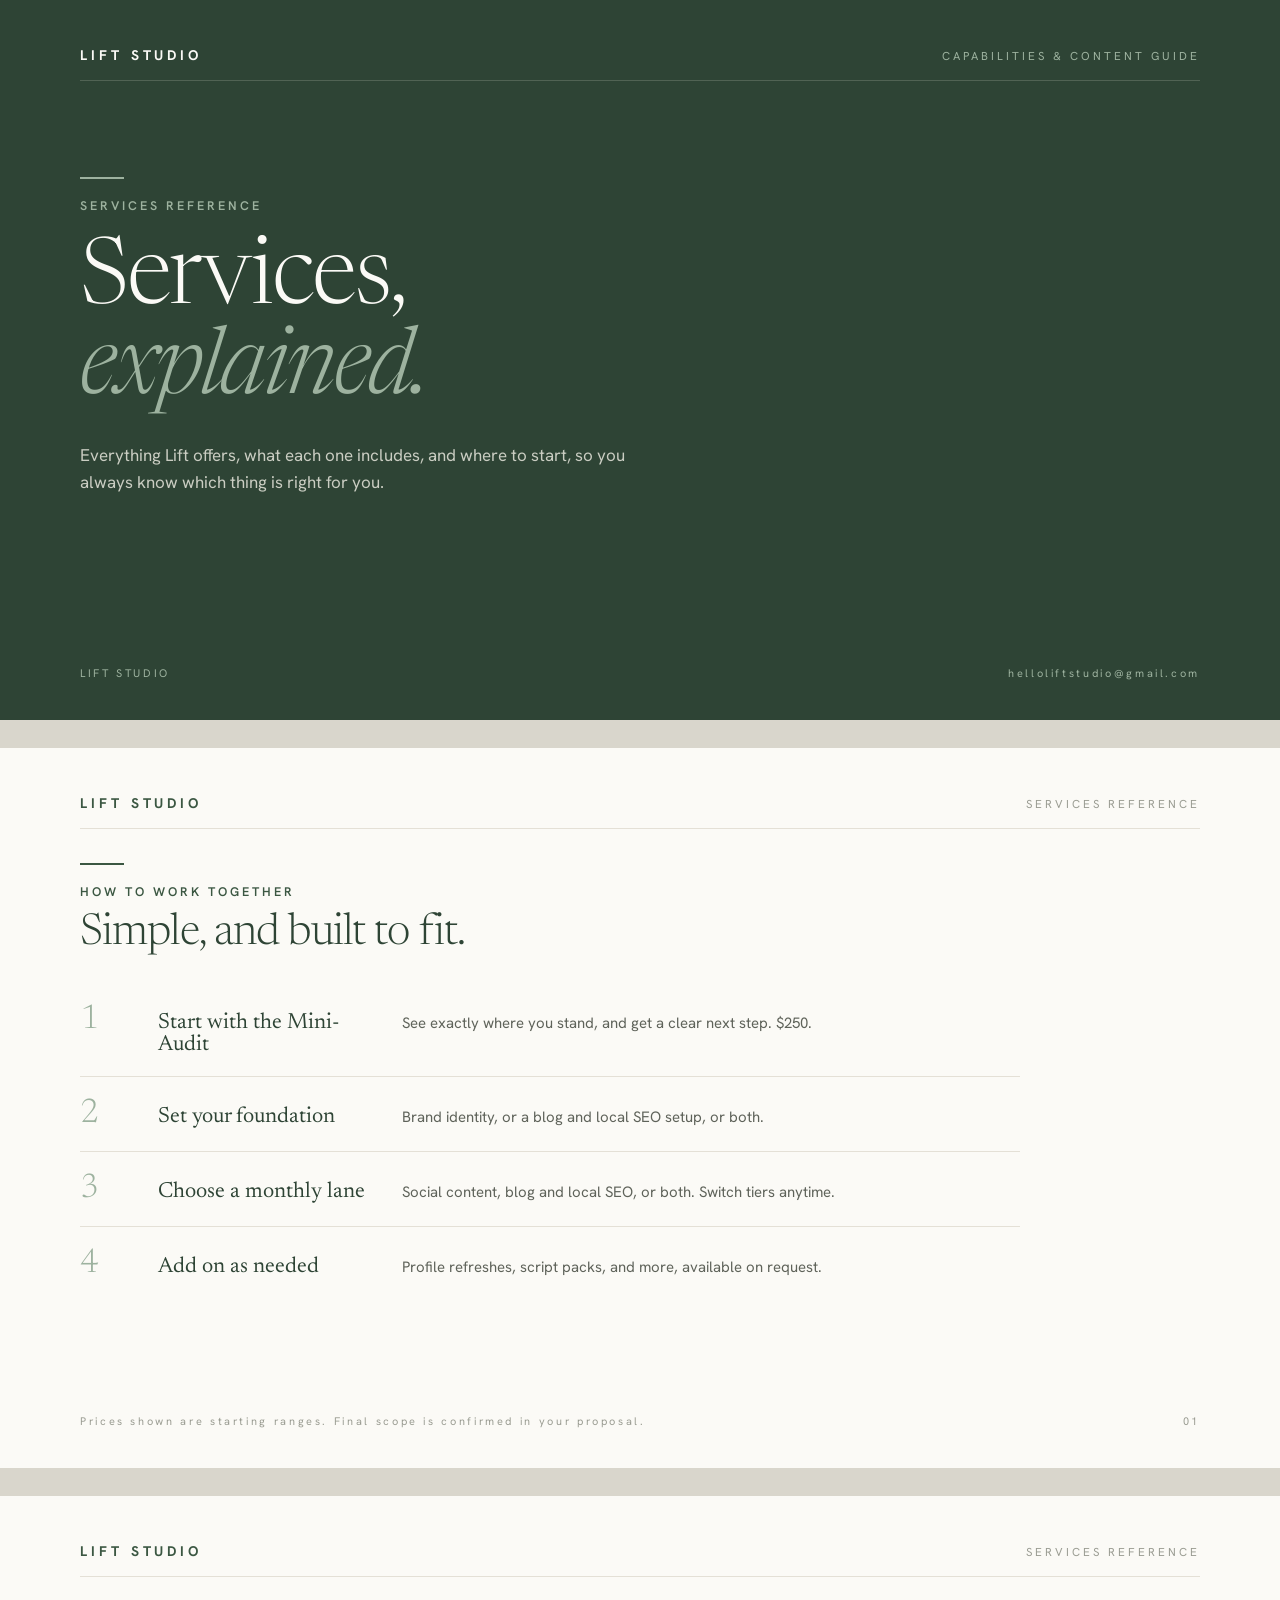
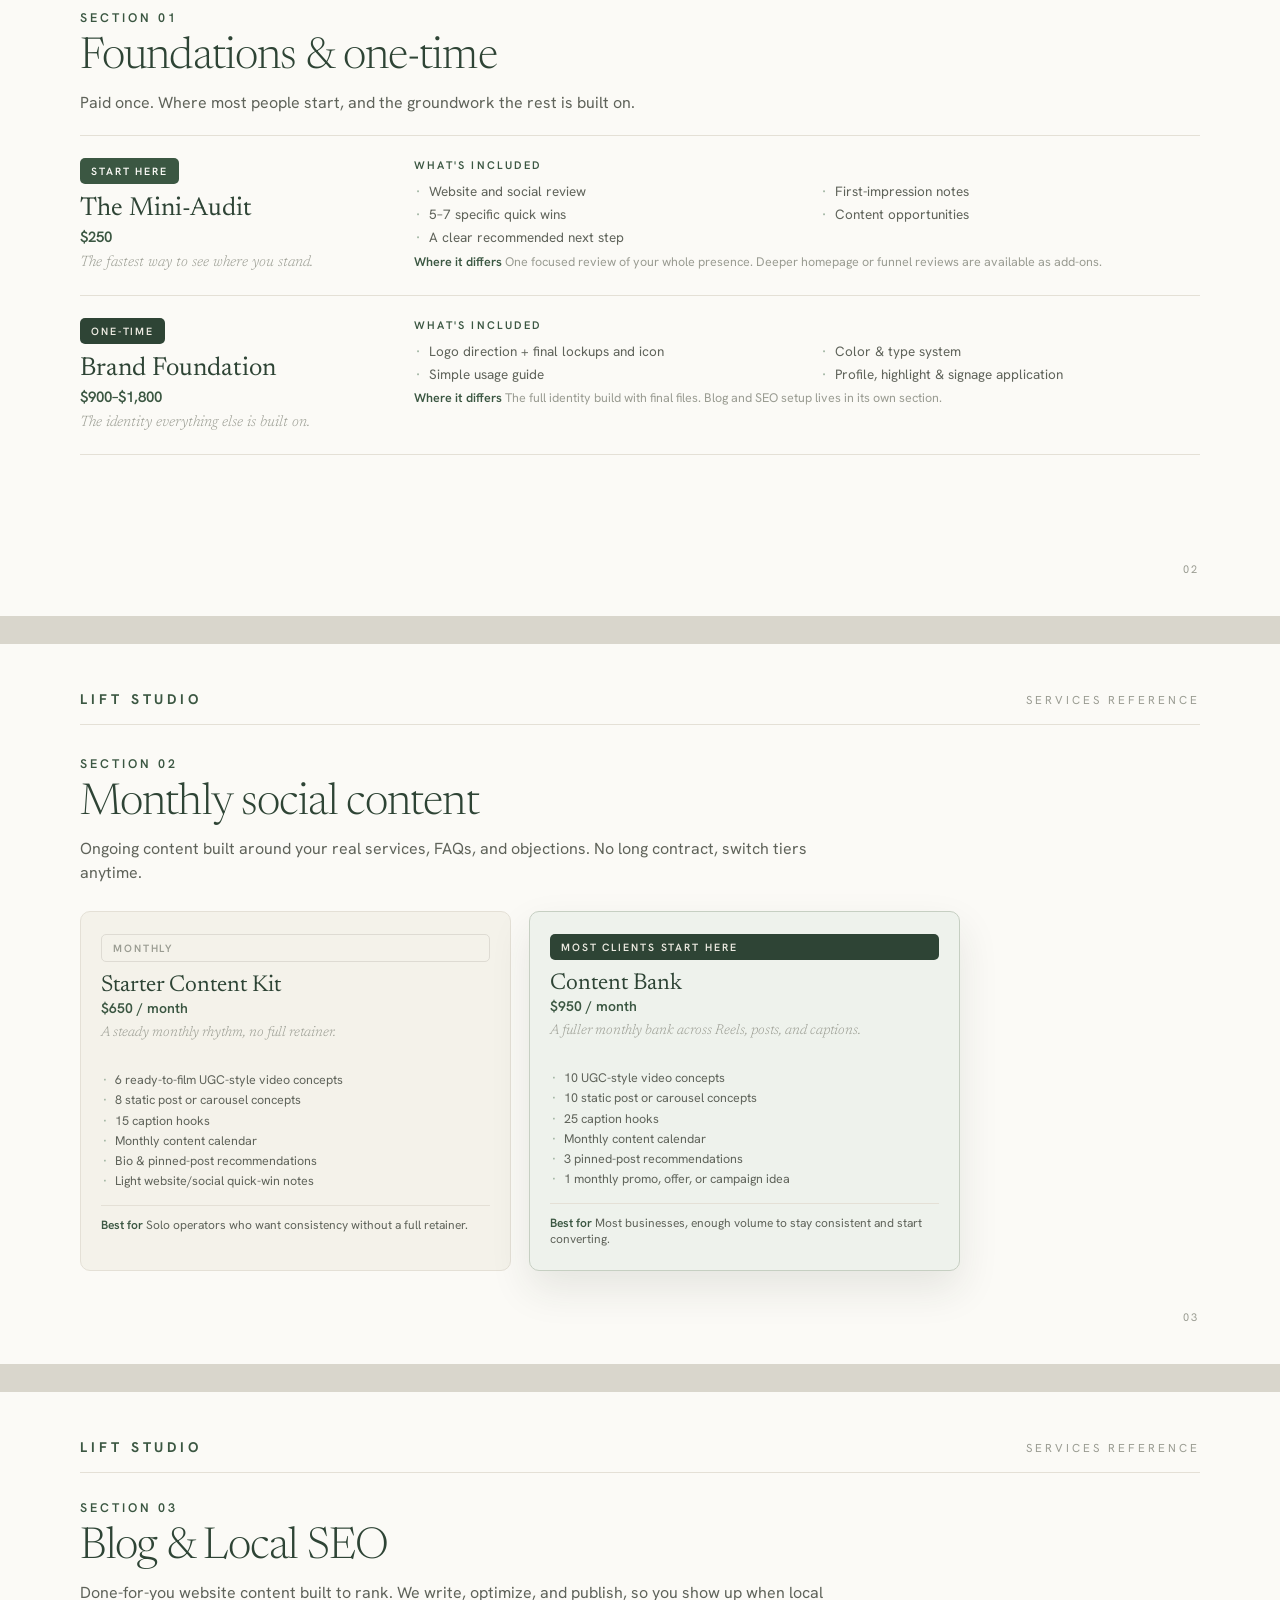
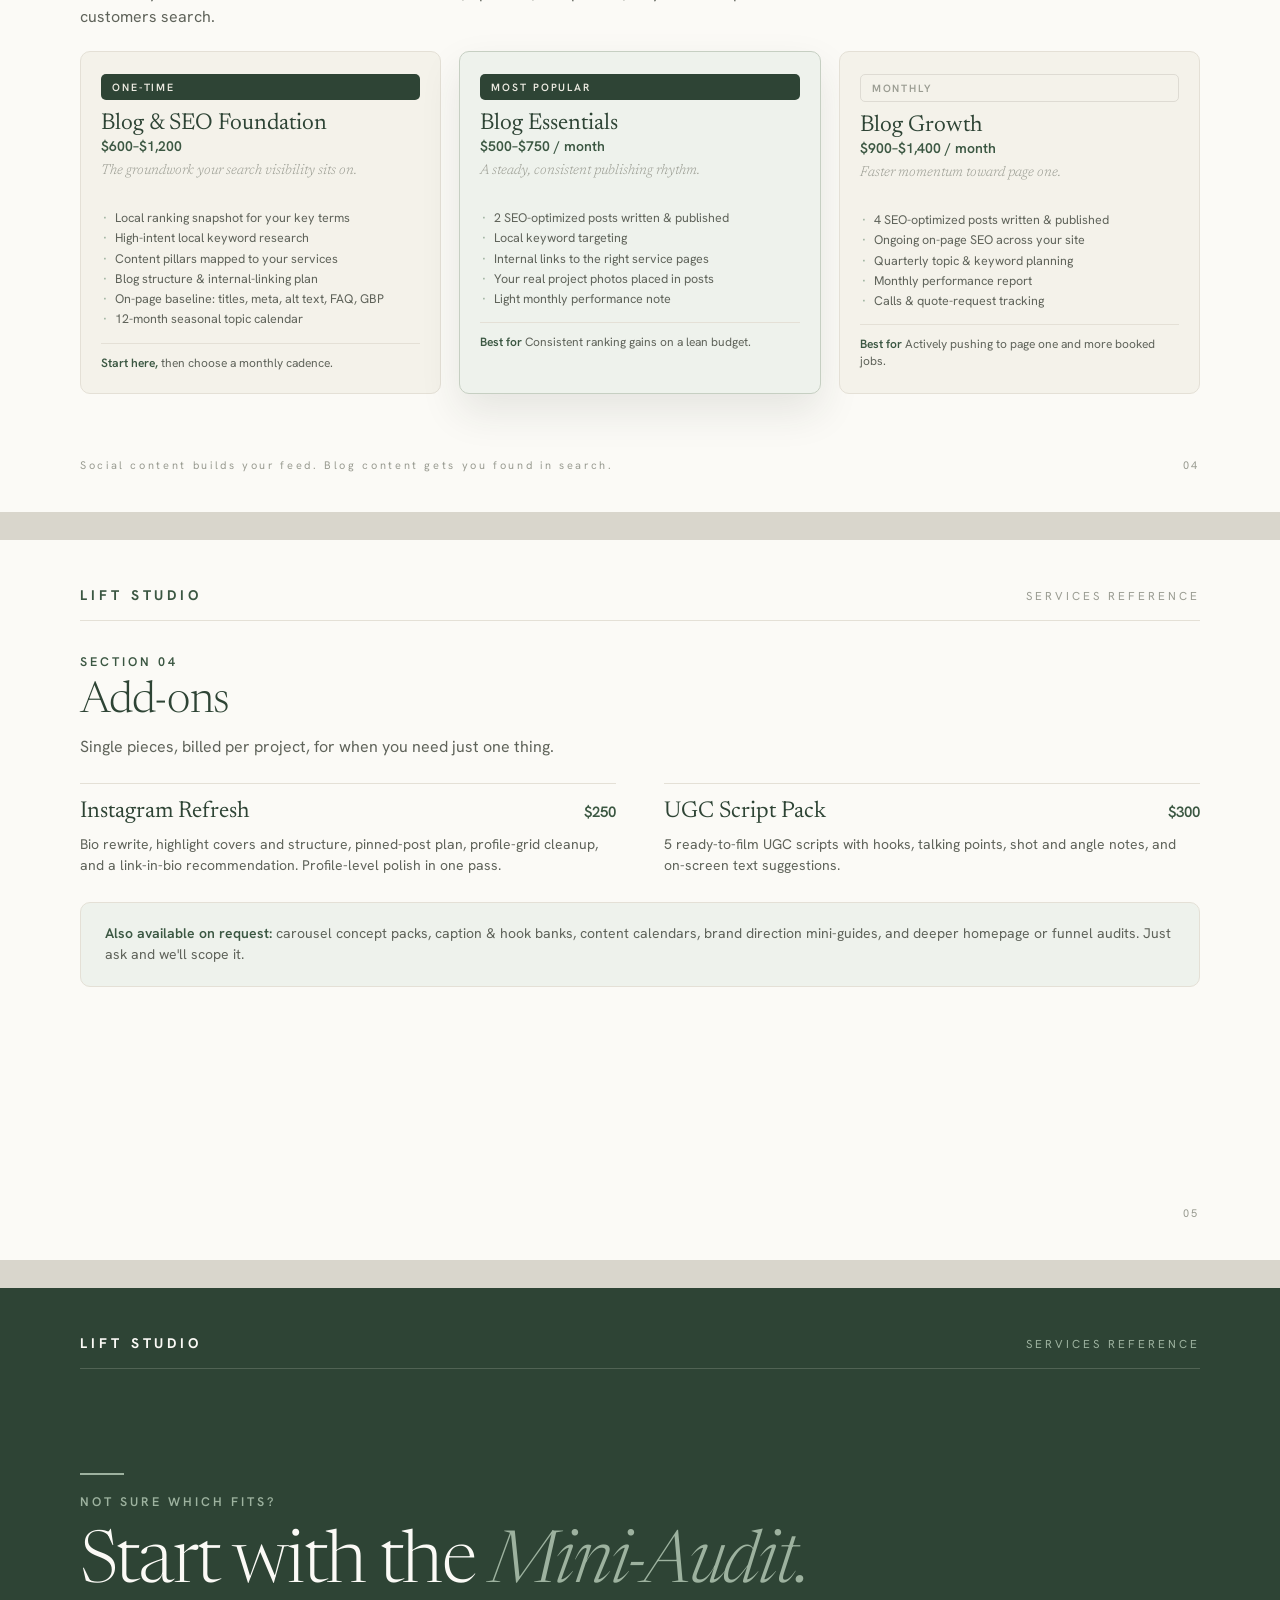
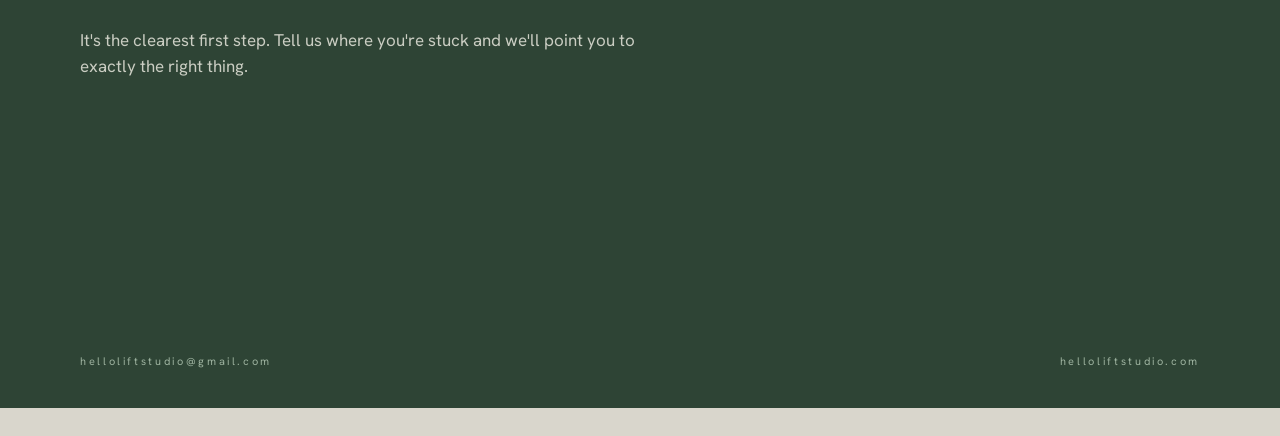
<file: decks/netlify-drop/index.html>
<!DOCTYPE html>
<html lang="en">
<head>
<meta charset="UTF-8">
<meta name="viewport" content="width=device-width, initial-scale=1">
<title>Lift Studio — Services Reference Deck</title>
<link rel="preconnect" href="https://fonts.googleapis.com">
<link rel="preconnect" href="https://fonts.gstatic.com" crossorigin>
<link href="https://fonts.googleapis.com/css2?family=Newsreader:ital,opsz,wght@0,6..72,300;0,6..72,400;1,6..72,300;1,6..72,400&family=Hanken+Grotesk:wght@400;500;600;700&display=swap" rel="stylesheet">
<style>
  :root{
    --forest:#3B5742; --invert:#2E4435; --sage:#9DB29F; --mist:#C6CFC2;
    --cream:#FBFAF6; --cream2:#F4F2EA; --card:#F3F1EA; --tint:#EEF2EC;
    --stone:#DEDBD3; --line:#E4E0D6; --body:#5F635A; --meta:#9A9C92; --ondark:#EDEBE2;
    --serif:'Newsreader',Georgia,serif; --sans:'Hanken Grotesk',system-ui,sans-serif;
  }
  *{margin:0;padding:0;box-sizing:border-box}
  body{background:#d9d6cc;font-family:var(--sans);color:var(--body);-webkit-font-smoothing:antialiased}
  .slide{
    position:relative;width:1280px;height:720px;margin:0 auto 28px;overflow:hidden;
    background:var(--cream);padding:46px 80px 40px;display:flex;flex-direction:column;
  }
  .rh{display:flex;justify-content:space-between;align-items:baseline;padding-bottom:16px;border-bottom:1px solid var(--line)}
  .rh .brand{font-weight:700;font-size:14px;letter-spacing:.28em;color:var(--forest)}
  .rh .ref{font-size:11.5px;letter-spacing:.26em;color:var(--meta)}
  .eyebrow{font-size:12.5px;letter-spacing:.24em;font-weight:600;color:var(--forest);text-transform:uppercase}
  .tick{width:44px;height:2px;background:var(--forest);margin:0 0 18px}
  h1.section{font-family:var(--serif);font-weight:300;font-size:44px;letter-spacing:-.02em;color:var(--invert);line-height:1.02}
  .lede{font-size:16px;line-height:1.5;color:var(--body);max-width:780px}
  .foot{margin-top:auto;display:flex;justify-content:space-between;align-items:center;font-size:11px;letter-spacing:.24em;color:var(--meta)}
  .badge{display:inline-block;font-size:10.5px;letter-spacing:.18em;font-weight:600;text-transform:uppercase;padding:6px 11px;border-radius:5px}
  .badge.fill{background:var(--invert);color:var(--ondark)}
  .badge.outline{border:1px solid var(--stone);color:var(--meta)}
  .badge.start{background:var(--forest);color:var(--cream)}

  /* service row */
  .svc{display:grid;grid-template-columns:290px 1fr;gap:44px;padding:22px 0;border-top:1px solid var(--line)}
  .svc:last-of-type{border-bottom:1px solid var(--line)}
  .svc .name{font-family:var(--serif);font-weight:400;font-size:26px;color:var(--invert);margin:12px 0 4px;line-height:1.05}
  .svc .price{font-size:15px;font-weight:600;color:var(--forest)}
  .svc .tag{font-family:var(--serif);font-style:italic;font-weight:300;font-size:15px;color:var(--meta);margin-top:6px;line-height:1.3}
  .inc-label{font-size:11px;letter-spacing:.2em;font-weight:600;color:var(--forest);text-transform:uppercase;margin-bottom:10px}
  .inc{display:grid;grid-template-columns:1fr 1fr;gap:5px 26px}
  .inc li{list-style:none;position:relative;padding-left:15px;font-size:13.5px;line-height:1.35;color:var(--body)}
  .inc li:before{content:'·';position:absolute;left:2px;color:var(--sage);font-weight:700}
  .note{font-size:12.5px;line-height:1.45;color:var(--body);margin-top:11px}
  .note b{color:var(--forest);font-weight:600}
  .note.diff{color:var(--meta);margin-top:6px}

  /* dark slides */
  .slide.dark{background:var(--invert);color:var(--ondark)}
  .slide.dark .rh{border-color:rgba(237,235,226,.18)}
  .slide.dark .rh .brand{color:var(--cream)}
  .slide.dark .rh .ref{color:var(--sage)}
  .slide.dark .eyebrow{color:var(--sage)}
  .slide.dark .tick{background:var(--sage)}
  .cover-h{font-family:var(--serif);font-weight:300;font-size:92px;letter-spacing:-.025em;line-height:.98;color:var(--cream)}
  .cover-h em{font-style:italic;color:var(--sage)}
  .cover-sub{font-size:17px;line-height:1.55;color:rgba(237,235,226,.82);max-width:600px;margin-top:26px}

  /* cards */
  .cards{display:grid;grid-template-columns:1fr 1fr 1fr;gap:18px;margin-top:22px}
  .card{background:var(--cream2);border:1px solid var(--line);border-radius:10px;padding:22px 20px;display:flex;flex-direction:column}
  .card.hl{background:var(--tint);border-color:var(--mist);box-shadow:0 18px 40px rgba(40,52,42,.10)}
  .card .name{font-family:var(--serif);font-weight:400;font-size:23px;color:var(--invert);margin:12px 0 2px}
  .card .price{font-size:14px;font-weight:600;color:var(--forest)}
  .card .tag{font-family:var(--serif);font-style:italic;font-weight:300;font-size:14px;color:var(--meta);margin:7px 0 13px;line-height:1.3}
  .card ul{margin-top:16px}
  .card li{list-style:none;position:relative;padding-left:14px;font-size:12.5px;line-height:1.38;color:var(--body);margin-bottom:3px}
  .card li:before{content:'·';position:absolute;left:2px;color:var(--sage);font-weight:700}
  .card .best{font-size:12px;line-height:1.4;color:var(--body);margin-top:12px;padding-top:11px;border-top:1px solid var(--line)}
  .card .best b{color:var(--forest);font-weight:600}

  /* add-ons */
  .ala{display:grid;grid-template-columns:1fr 1fr;gap:20px 48px;margin-top:24px}
  .ala .item{border-top:1px solid var(--line);padding-top:16px}
  .ala .top{display:flex;justify-content:space-between;align-items:baseline;gap:16px}
  .ala .name{font-family:var(--serif);font-weight:400;font-size:23px;color:var(--invert);line-height:1.08}
  .ala .price{font-size:15px;font-weight:600;color:var(--forest);white-space:nowrap}
  .ala .desc{font-size:14px;line-height:1.5;color:var(--body);margin-top:9px}
  .onreq{margin-top:26px;padding:20px 24px;background:var(--tint);border:1px solid var(--line);border-radius:10px;font-size:14px;line-height:1.55;color:var(--body)}
  .onreq b{color:var(--forest);font-weight:600}

  /* legend / path */
  .path{display:flex;flex-direction:column;gap:0;margin-top:26px;max-width:940px}
  .path .row{display:grid;grid-template-columns:54px 220px 1fr;gap:24px;align-items:baseline;padding:20px 0;border-bottom:1px solid var(--line)}
  .path .row:last-child{border-bottom:none}
  .path .num{font-family:var(--serif);font-weight:300;font-size:34px;color:var(--sage);line-height:1}
  .path .lbl{font-family:var(--serif);font-weight:400;font-size:22px;color:var(--invert)}
  .path .desc{font-size:15px;line-height:1.5;color:var(--body)}
</style>
</head>
<body>

<!-- SLIDE 1 — COVER -->
<section class="slide dark" data-document-role="page" data-label="Cover">
  <div class="rh"><span class="brand">LIFT STUDIO</span><span class="ref">CAPABILITIES &amp; CONTENT GUIDE</span></div>
  <div style="margin-top:96px">
    <div class="tick"></div>
    <div class="eyebrow" style="margin-bottom:22px">Services Reference</div>
    <h1 class="cover-h">Services,<br><em>explained.</em></h1>
    <p class="cover-sub">Everything Lift offers, what each one includes, and where to start, so you always know which thing is right for you.</p>
  </div>
  <div class="foot" style="color:var(--sage)"><span>LIFT STUDIO</span><span>helloliftstudio@gmail.com</span></div>
</section>

<!-- SLIDE 2 — HOW TO WORK TOGETHER -->
<section class="slide" data-document-role="page" data-label="How to work together">
  <div class="rh"><span class="brand">LIFT STUDIO</span><span class="ref">SERVICES REFERENCE</span></div>
  <div style="margin-top:34px">
    <div class="tick"></div>
    <div class="eyebrow">How to work together</div>
    <h1 class="section" style="margin-top:12px">Simple, and built to fit.</h1>
  </div>
  <div class="path">
    <div class="row"><span class="num">1</span><span class="lbl">Start with the Mini-Audit</span><span class="desc">See exactly where you stand, and get a clear next step. $250.</span></div>
    <div class="row"><span class="num">2</span><span class="lbl">Set your foundation</span><span class="desc">Brand identity, or a blog and local SEO setup, or both.</span></div>
    <div class="row"><span class="num">3</span><span class="lbl">Choose a monthly lane</span><span class="desc">Social content, blog and local SEO, or both. Switch tiers anytime.</span></div>
    <div class="row"><span class="num">4</span><span class="lbl">Add on as needed</span><span class="desc">Profile refreshes, script packs, and more, available on request.</span></div>
  </div>
  <div class="foot"><span>Prices shown are starting ranges. Final scope is confirmed in your proposal.</span><span>01</span></div>
</section>

<!-- SLIDE 3 — SECTION 01 FOUNDATIONS -->
<section class="slide" data-document-role="page" data-label="Foundations & one-time">
  <div class="rh"><span class="brand">LIFT STUDIO</span><span class="ref">SERVICES REFERENCE</span></div>
  <div style="margin-top:32px">
    <div class="eyebrow">Section 01</div>
    <h1 class="section" style="margin-top:10px">Foundations &amp; one-time</h1>
    <p class="lede" style="margin-top:10px">Paid once. Where most people start, and the groundwork the rest is built on.</p>
  </div>
  <div style="margin-top:20px">
    <div class="svc">
      <div>
        <span class="badge start">Start here</span>
        <div class="name">The Mini-Audit</div>
        <div class="price">$250</div>
        <div class="tag">The fastest way to see where you stand.</div>
      </div>
      <div>
        <div class="inc-label">What's included</div>
        <ul class="inc">
          <li>Website and social review</li>
          <li>First-impression notes</li>
          <li>5–7 specific quick wins</li>
          <li>Content opportunities</li>
          <li>A clear recommended next step</li>
        </ul>
        <p class="note diff"><b>Where it differs</b> One focused review of your whole presence. Deeper homepage or funnel reviews are available as add-ons.</p>
      </div>
    </div>
    <div class="svc">
      <div>
        <span class="badge fill">One-time</span>
        <div class="name">Brand Foundation</div>
        <div class="price">$900–$1,800</div>
        <div class="tag">The identity everything else is built on.</div>
      </div>
      <div>
        <div class="inc-label">What's included</div>
        <ul class="inc">
          <li>Logo direction + final lockups and icon</li>
          <li>Color &amp; type system</li>
          <li>Simple usage guide</li>
          <li>Profile, highlight &amp; signage application</li>
        </ul>
        <p class="note diff"><b>Where it differs</b> The full identity build with final files. Blog and SEO setup lives in its own section.</p>
      </div>
    </div>
  </div>
  <div class="foot"><span></span><span>02</span></div>
</section>

<!-- SLIDE 4 — SECTION 02 SOCIAL CONTENT -->
<section class="slide" data-document-role="page" data-label="Monthly social content">
  <div class="rh"><span class="brand">LIFT STUDIO</span><span class="ref">SERVICES REFERENCE</span></div>
  <div style="margin-top:30px">
    <div class="eyebrow">Section 02</div>
    <h1 class="section" style="margin-top:10px">Monthly social content</h1>
    <p class="lede" style="margin-top:10px">Ongoing content built around your real services, FAQs, and objections. No long contract, switch tiers anytime.</p>
  </div>
  <div class="cards" style="grid-template-columns:1fr 1fr;max-width:880px;margin-top:26px">
    <div class="card">
      <span class="badge outline">Monthly</span>
      <div class="name">Starter Content Kit</div>
      <div class="price">$650 / month</div>
      <div class="tag">A steady monthly rhythm, no full retainer.</div>
      <ul>
        <li>6 ready-to-film UGC-style video concepts</li>
        <li>8 static post or carousel concepts</li>
        <li>15 caption hooks</li>
        <li>Monthly content calendar</li>
        <li>Bio &amp; pinned-post recommendations</li>
        <li>Light website/social quick-win notes</li>
      </ul>
      <p class="best"><b>Best for</b> Solo operators who want consistency without a full retainer.</p>
    </div>
    <div class="card hl">
      <span class="badge fill">Most clients start here</span>
      <div class="name">Content Bank</div>
      <div class="price">$950 / month</div>
      <div class="tag">A fuller monthly bank across Reels, posts, and captions.</div>
      <ul>
        <li>10 UGC-style video concepts</li>
        <li>10 static post or carousel concepts</li>
        <li>25 caption hooks</li>
        <li>Monthly content calendar</li>
        <li>3 pinned-post recommendations</li>
        <li>1 monthly promo, offer, or campaign idea</li>
      </ul>
      <p class="best"><b>Best for</b> Most businesses, enough volume to stay consistent and start converting.</p>
    </div>
  </div>
  <div class="foot"><span></span><span>03</span></div>
</section>

<!-- SLIDE 5 — SECTION 03 BLOG & LOCAL SEO -->
<section class="slide" data-document-role="page" data-label="Blog & Local SEO">
  <div class="rh"><span class="brand">LIFT STUDIO</span><span class="ref">SERVICES REFERENCE</span></div>
  <div style="margin-top:26px">
    <div class="eyebrow">Section 03</div>
    <h1 class="section" style="margin-top:10px">Blog &amp; Local SEO</h1>
    <p class="lede" style="margin-top:10px">Done-for-you website content built to rank. We write, optimize, and publish, so you show up when local customers search.</p>
  </div>
  <div class="cards">
    <div class="card">
      <span class="badge fill">One-time</span>
      <div class="name">Blog &amp; SEO Foundation</div>
      <div class="price">$600–$1,200</div>
      <div class="tag">The groundwork your search visibility sits on.</div>
      <ul>
        <li>Local ranking snapshot for your key terms</li>
        <li>High-intent local keyword research</li>
        <li>Content pillars mapped to your services</li>
        <li>Blog structure &amp; internal-linking plan</li>
        <li>On-page baseline: titles, meta, alt text, FAQ, GBP</li>
        <li>12-month seasonal topic calendar</li>
      </ul>
      <p class="best"><b>Start here,</b> then choose a monthly cadence.</p>
    </div>
    <div class="card hl">
      <span class="badge fill">Most popular</span>
      <div class="name">Blog Essentials</div>
      <div class="price">$500–$750 / month</div>
      <div class="tag">A steady, consistent publishing rhythm.</div>
      <ul>
        <li>2 SEO-optimized posts written &amp; published</li>
        <li>Local keyword targeting</li>
        <li>Internal links to the right service pages</li>
        <li>Your real project photos placed in posts</li>
        <li>Light monthly performance note</li>
      </ul>
      <p class="best"><b>Best for</b> Consistent ranking gains on a lean budget.</p>
    </div>
    <div class="card">
      <span class="badge outline">Monthly</span>
      <div class="name">Blog Growth</div>
      <div class="price">$900–$1,400 / month</div>
      <div class="tag">Faster momentum toward page one.</div>
      <ul>
        <li>4 SEO-optimized posts written &amp; published</li>
        <li>Ongoing on-page SEO across your site</li>
        <li>Quarterly topic &amp; keyword planning</li>
        <li>Monthly performance report</li>
        <li>Calls &amp; quote-request tracking</li>
      </ul>
      <p class="best"><b>Best for</b> Actively pushing to page one and more booked jobs.</p>
    </div>
  </div>
  <div class="foot"><span>Social content builds your feed. Blog content gets you found in search.</span><span>04</span></div>
</section>

<!-- SLIDE 6 — SECTION 04 ADD-ONS -->
<section class="slide" data-document-role="page" data-label="Add-ons">
  <div class="rh"><span class="brand">LIFT STUDIO</span><span class="ref">SERVICES REFERENCE</span></div>
  <div style="margin-top:32px">
    <div class="eyebrow">Section 04</div>
    <h1 class="section" style="margin-top:10px">Add-ons</h1>
    <p class="lede" style="margin-top:10px">Single pieces, billed per project, for when you need just one thing.</p>
  </div>
  <div class="ala">
    <div class="item">
      <div class="top"><span class="name">Instagram Refresh</span><span class="price">$250</span></div>
      <p class="desc">Bio rewrite, highlight covers and structure, pinned-post plan, profile-grid cleanup, and a link-in-bio recommendation. Profile-level polish in one pass.</p>
    </div>
    <div class="item">
      <div class="top"><span class="name">UGC Script Pack</span><span class="price">$300</span></div>
      <p class="desc">5 ready-to-film UGC scripts with hooks, talking points, shot and angle notes, and on-screen text suggestions.</p>
    </div>
  </div>
  <div class="onreq"><b>Also available on request:</b> carousel concept packs, caption &amp; hook banks, content calendars, brand direction mini-guides, and deeper homepage or funnel audits. Just ask and we'll scope it.</div>
  <div class="foot"><span></span><span>05</span></div>
</section>

<!-- SLIDE 7 — CLOSING -->
<section class="slide dark" data-document-role="page" data-label="Not sure which fits">
  <div class="rh"><span class="brand">LIFT STUDIO</span><span class="ref">SERVICES REFERENCE</span></div>
  <div style="margin-top:104px">
    <div class="tick"></div>
    <div class="eyebrow" style="margin-bottom:20px">Not sure which fits?</div>
    <h1 class="cover-h" style="font-size:72px">Start with the <em>Mini-Audit.</em></h1>
    <p class="cover-sub">It's the clearest first step. Tell us where you're stuck and we'll point you to exactly the right thing.</p>
  </div>
  <div class="foot" style="color:var(--sage)"><span>helloliftstudio@gmail.com</span><span>helloliftstudio.com</span></div>
</section>

</body>
</html>
</file>
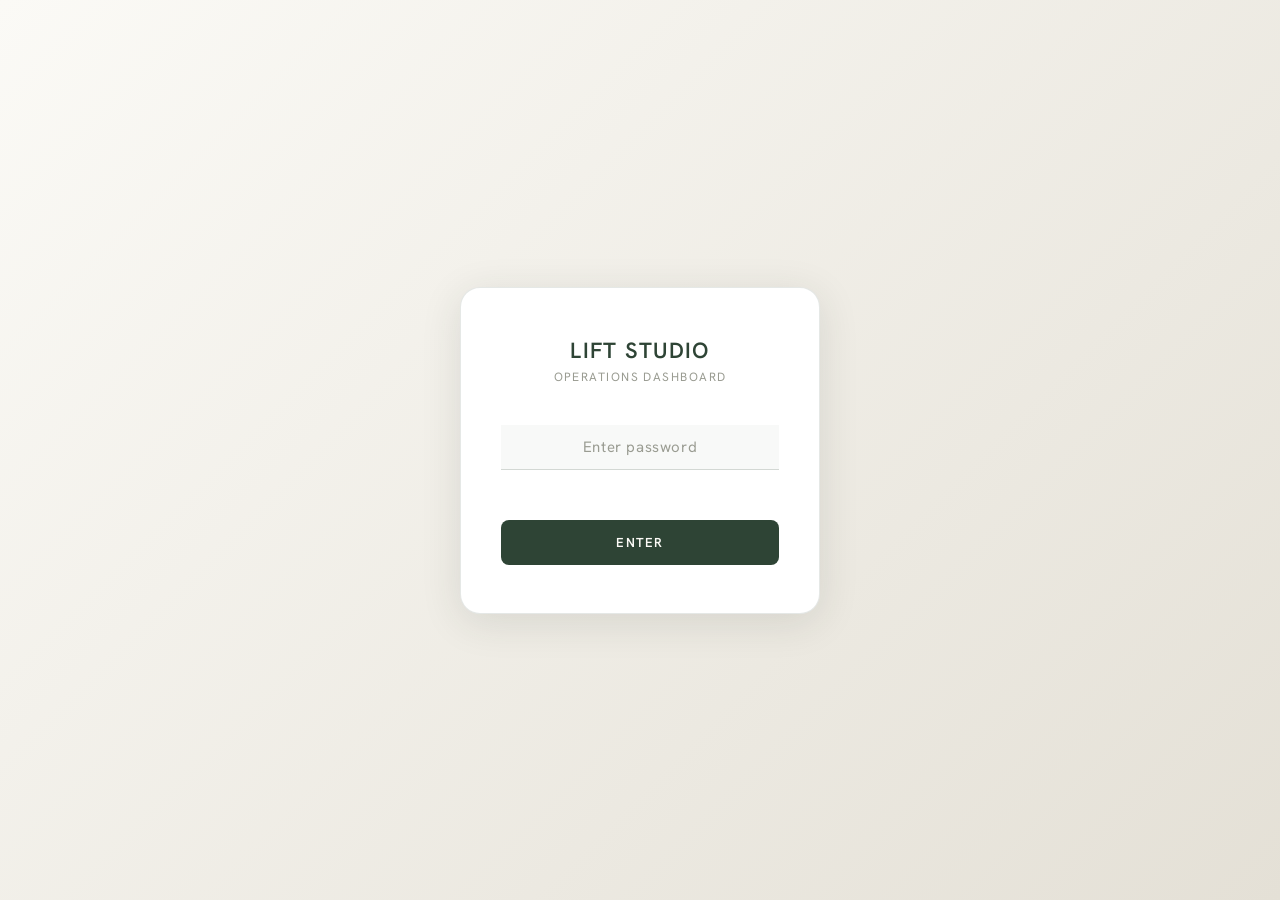
<file: site/dashboard/index.html>
<!DOCTYPE html>
<html lang="en">
<head>
<meta charset="utf-8">
<meta name="viewport" content="width=device-width, initial-scale=1">
<title>Lift Studio — OPS</title>
<link rel="preconnect" href="https://fonts.googleapis.com">
<link rel="preconnect" href="https://fonts.gstatic.com" crossorigin>
<link href="https://fonts.googleapis.com/css2?family=Hanken+Grotesk:wght@300;400;500;600;700&family=Newsreader:ital,opsz,wght@0,6..72,300;0,6..72,400;0,6..72,500;1,6..72,300;1,6..72,400&display=swap" rel="stylesheet">
<style>
/* ============================================================
   DESIGN TOKENS
   ============================================================ */
:root {
  --bg:            #FBFAF6;
  --card:          #F3F1EA;
  --card-border:   rgba(46,68,53,0.10);
  --elevated:      #FFFFFF;
  --elevated-border: rgba(46,68,53,0.12);
  --accent:        #2E4435;
  --accent-dim:    rgba(46,68,53,0.10);
  --accent-glow:   rgba(46,68,53,0.05);
  --text:          #20241F;
  --text-muted:    #5F635A;
  --text-faint:    #9A9C92;
  --green:         #3B5742;
  --amber:         #C17D2A;
  --red:           #C0392B;
  --blue:          #2E6DA4;
  --divider:       rgba(46,68,53,0.08);
  --font:          'Hanken Grotesk', system-ui, -apple-system, sans-serif;
  --font-serif:    'Newsreader', Georgia, serif;
  --radius:        12px;
  --radius-lg:     16px;
  --shadow:        0 4px 24px rgba(40,52,42,0.10);
  --header-h:      64px;
}

/* ============================================================
   RESET + BASE
   ============================================================ */
*, *::before, *::after { box-sizing: border-box; margin: 0; padding: 0; }
html { font-size: 16px; scroll-behavior: smooth; }
body {
  font-family: var(--font);
  background: var(--bg);
  color: var(--text);
  min-height: 100vh;
  -webkit-font-smoothing: antialiased;
}
a { color: var(--accent); text-decoration: none; }
a:hover { opacity: 0.8; }
button { font-family: var(--font); cursor: pointer; border: none; background: none; }

/* ============================================================
   LOGIN OVERLAY
   ============================================================ */
#login-overlay {
  position: fixed; inset: 0; z-index: 1000;
  display: flex; align-items: center; justify-content: center;
  background: linear-gradient(-45deg, #FBFAF6, #EEF2EC, #F4F2EA, #E4E0D6, #FBFAF6);
  background-size: 400% 400%;
  animation: gradientShift 18s ease infinite;
  transition: opacity 0.6s ease;
}
#login-overlay.fade-out { opacity: 0; pointer-events: none; }

@keyframes gradientShift {
  0%   { background-position: 0% 50%; }
  50%  { background-position: 100% 50%; }
  100% { background-position: 0% 50%; }
}

.login-card {
  background: #FFFFFF;
  border: 1px solid rgba(46,68,53,0.12);
  border-radius: 20px;
  padding: 48px 40px;
  width: 360px;
  box-shadow: 0 8px 40px rgba(40,52,42,0.12);
  text-align: center;
}

.login-wordmark {
  font-size: 22px;
  font-weight: 600;
  color: var(--accent);
  letter-spacing: 0.06em;
  text-transform: uppercase;
  margin-bottom: 4px;
}
.login-sub {
  font-size: 12px;
  color: var(--text-faint);
  letter-spacing: 0.12em;
  text-transform: uppercase;
  margin-bottom: 40px;
}

.login-input-wrap {
  position: relative;
  margin-bottom: 12px;
}
.login-input-wrap input {
  width: 100%;
  background: rgba(46,68,53,0.03);
  border: none;
  border-bottom: 1px solid rgba(46,68,53,0.18);
  border-radius: 0;
  padding: 12px 4px;
  font-family: var(--font);
  font-size: 15px;
  color: var(--text);
  outline: none;
  transition: border-color 0.2s ease;
  text-align: center;
  letter-spacing: 0.08em;
}
.login-input-wrap input::placeholder { color: var(--text-faint); letter-spacing: 0.04em; }
.login-input-wrap input:focus { border-bottom-color: var(--accent); }
.login-input-wrap::after {
  content: '';
  position: absolute;
  bottom: 0; left: 50%;
  width: 0; height: 1px;
  background: var(--accent);
  transition: width 0.3s ease, left 0.3s ease;
}
.login-input-wrap:focus-within::after { width: 100%; left: 0; }

.login-error {
  font-size: 12px;
  color: var(--red);
  min-height: 18px;
  margin-bottom: 20px;
  opacity: 0;
  transition: opacity 0.2s ease;
}
.login-error.visible { opacity: 1; }

.login-btn {
  width: 100%;
  background: var(--accent);
  color: #FBFAF6;
  font-family: var(--font);
  font-size: 13px;
  font-weight: 600;
  letter-spacing: 0.1em;
  text-transform: uppercase;
  padding: 14px;
  border-radius: 8px;
  border: none;
  cursor: pointer;
  transition: opacity 0.2s ease, transform 0.1s ease;
}
.login-btn:hover { opacity: 0.9; }
.login-btn:active { transform: scale(0.98); }

@keyframes shake {
  0%,100% { transform: translateX(0); }
  10%,30%,50%,70%,90% { transform: translateX(-6px); }
  20%,40%,60%,80%     { transform: translateX(6px); }
}
.shake { animation: shake 0.5s ease; }

/* ============================================================
   DASHBOARD WRAPPER
   ============================================================ */
#dashboard { display: none; }
#dashboard.visible { display: block; }

/* ============================================================
   HEADER
   ============================================================ */
.header {
  position: fixed; top: 0; left: 0; right: 0; z-index: 100;
  height: var(--header-h);
  display: flex; align-items: center;
  padding: 0 28px;
  background: rgba(251,250,246,0.94);
  backdrop-filter: blur(20px);
  border-bottom: 1px solid var(--divider);
}
.header-left {
  display: flex; align-items: center; gap: 10px;
  flex: 1;
}
.header-wordmark {
  font-size: 15px;
  font-weight: 700;
  color: var(--accent);
  letter-spacing: 0.1em;
  text-transform: uppercase;
}
.ops-badge {
  font-size: 9px;
  font-weight: 600;
  letter-spacing: 0.12em;
  text-transform: uppercase;
  color: var(--text-faint);
  background: rgba(46,68,53,0.06);
  border: 1px solid rgba(46,68,53,0.10);
  padding: 2px 7px;
  border-radius: 20px;
}
.header-center {
  flex: 1; text-align: center;
  font-size: 13px;
  color: var(--text-muted);
  letter-spacing: 0.04em;
}
#live-clock {
  font-size: 13px;
  color: var(--text-muted);
}
.header-right {
  flex: 1;
  display: flex; align-items: center; gap: 16px;
  justify-content: flex-end;
}
.sync-time {
  font-size: 11px;
  color: var(--text-faint);
  letter-spacing: 0.04em;
}
.refresh-btn {
  width: 28px; height: 28px;
  display: flex; align-items: center; justify-content: center;
  background: rgba(46,68,53,0.04);
  border: 1px solid var(--card-border);
  border-radius: 6px;
  color: var(--text-muted);
  font-size: 13px;
  cursor: pointer;
  transition: all 0.2s ease;
}
.refresh-btn:hover { border-color: rgba(46,68,53,0.20); color: var(--text); }
.refresh-btn.spinning { animation: spin 0.8s linear; }
@keyframes spin { to { transform: rotate(360deg); } }

.logout-btn {
  font-size: 12px;
  color: var(--text-faint);
  letter-spacing: 0.04em;
  cursor: pointer;
  transition: color 0.2s ease;
}
.logout-btn:hover { color: var(--red); }

/* ============================================================
   MAIN CONTENT
   ============================================================ */
.main {
  max-width: 1400px;
  margin: 0 auto;
  padding: calc(var(--header-h) + 28px) 24px 60px;
}

/* Section wrapper */
.section {
  margin-bottom: 40px;
  opacity: 0;
  transform: translateY(16px);
  transition: opacity 0.5s ease, transform 0.5s ease;
}
.section.in-view { opacity: 1; transform: translateY(0); }

.section-header {
  display: flex; align-items: center; gap: 10px;
  margin-bottom: 20px;
}
.section-title {
  font-size: 15px;
  font-weight: 600;
  letter-spacing: 0.06em;
  text-transform: uppercase;
  color: var(--text);
}
.section-sub {
  font-size: 12px;
  color: var(--text-muted);
  letter-spacing: 0.04em;
  margin-top: 2px;
}
.section-badge {
  font-size: 10px;
  font-weight: 600;
  letter-spacing: 0.08em;
  background: var(--accent-dim);
  color: var(--accent);
  border: 1px solid rgba(46,68,53,0.14);
  padding: 2px 8px;
  border-radius: 20px;
}

/* ============================================================
   METRICS BAR
   ============================================================ */
.metrics-grid {
  display: grid;
  grid-template-columns: repeat(6, 1fr);
  gap: 12px;
  margin-bottom: 20px;
}
.metric-card {
  background: var(--card);
  border: 1px solid var(--card-border);
  border-radius: var(--radius);
  padding: 20px 16px;
  text-align: center;
  box-shadow: var(--shadow);
  transition: border-color 0.2s ease, transform 0.2s ease;
}
.metric-card:hover { border-color: rgba(46,68,53,0.18); transform: translateY(-1px); }
.metric-card.gold-accent { border-color: rgba(46,68,53,0.14); background: rgba(46,68,53,0.04); }
.metric-number {
  font-size: 36px;
  font-weight: 300;
  color: var(--text);
  line-height: 1;
  margin-bottom: 8px;
}
.metric-card.gold-accent .metric-number { color: var(--accent); }
.metric-label {
  font-size: 10px;
  font-weight: 500;
  letter-spacing: 0.1em;
  text-transform: uppercase;
  color: var(--text-muted);
}
.metric-pulse {
  display: inline-flex; align-items: center; gap: 5px;
  margin-top: 6px;
}
.pulse-dot {
  width: 6px; height: 6px;
  background: var(--green);
  border-radius: 50%;
  animation: pulseDot 2s ease infinite;
}
@keyframes pulseDot {
  0%,100% { opacity: 1; transform: scale(1); }
  50%      { opacity: 0.4; transform: scale(0.7); }
}
.pulse-label { font-size: 10px; color: var(--green); letter-spacing: 0.06em; }

/* ============================================================
   PIPELINE FUNNEL
   ============================================================ */
.funnel-wrap {
  background: var(--card);
  border: 1px solid var(--card-border);
  border-radius: var(--radius-lg);
  padding: 24px 28px;
  box-shadow: var(--shadow);
}
.funnel-title {
  font-size: 10px;
  font-weight: 600;
  letter-spacing: 0.12em;
  text-transform: uppercase;
  color: var(--text-faint);
  margin-bottom: 20px;
}
.funnel-stages {
  display: flex;
  align-items: flex-end;
  gap: 0;
}
.funnel-stage {
  flex: 1;
  display: flex;
  flex-direction: column;
  align-items: center;
}
.funnel-stage-label {
  font-size: 10px;
  font-weight: 500;
  letter-spacing: 0.08em;
  text-transform: uppercase;
  color: var(--text-muted);
  margin-bottom: 8px;
  white-space: nowrap;
}
.funnel-bar-wrap {
  width: 100%;
  display: flex;
  flex-direction: column;
  align-items: center;
}
.funnel-bar {
  width: 80%;
  height: 40px;
  background: linear-gradient(90deg, #2E4435, #3B5742);
  border-radius: 4px;
  position: relative;
  transition: width 1s ease;
}
.funnel-bar.dim { background: rgba(46,68,53,0.10); border: 1px solid rgba(46,68,53,0.06); }
.funnel-count {
  font-size: 18px;
  font-weight: 300;
  color: var(--text);
  margin-top: 10px;
}
.funnel-pct {
  font-size: 10px;
  color: var(--text-faint);
  margin-top: 2px;
}
.funnel-arrow {
  display: flex;
  align-items: center;
  padding-bottom: 20px;
  color: rgba(46,68,53,0.18);
  font-size: 18px;
  flex-shrink: 0;
}

/* ============================================================
   AGENT CARDS
   ============================================================ */
.agents-grid {
  display: grid;
  grid-template-columns: repeat(3, 1fr);
  gap: 16px;
}
.agent-card {
  background: #FFFFFF;
  border: 1px solid var(--card-border);
  border-radius: var(--radius-lg);
  padding: 28px 20px 24px;
  text-align: center;
  cursor: pointer;
  box-shadow: var(--shadow);
  transition: border-color 0.2s ease, transform 0.2s ease, box-shadow 0.2s ease;
}
.agent-card:hover {
  border-color: rgba(46,68,53,0.20);
  transform: translateY(-3px);
  box-shadow: 0 8px 32px rgba(40,52,42,0.14);
}
.agent-emoji {
  font-size: 36px;
  margin-bottom: 14px;
  display: block;
  line-height: 1;
}
.agent-name {
  font-size: 14px;
  font-weight: 600;
  color: var(--accent);
  letter-spacing: 0.04em;
  margin-bottom: 4px;
}
.agent-tagline {
  font-size: 11px;
  color: var(--text-faint);
  letter-spacing: 0.08em;
  text-transform: uppercase;
  margin-bottom: 10px;
}
.agent-desc {
  font-size: 12px;
  color: var(--text-muted);
  line-height: 1.5;
  margin-bottom: 16px;
}
.agent-status {
  display: inline-flex; align-items: center; gap: 6px;
  font-size: 10px;
  font-weight: 500;
  letter-spacing: 0.08em;
  text-transform: uppercase;
}
.status-dot {
  width: 6px; height: 6px;
  border-radius: 50%;
  flex-shrink: 0;
}
.status-dot.active {
  background: var(--green);
  animation: pulseDot 2s ease infinite;
}
.status-dot.standby { background: var(--text-faint); }
.agent-status.active { color: var(--green); }
.agent-status.standby { color: var(--text-faint); }

/* ============================================================
   AGENT MODAL
   ============================================================ */
#agent-modal {
  position: fixed; inset: 0; z-index: 200;
  display: none;
  align-items: center; justify-content: center;
  background: rgba(0,0,0,0.75);
  backdrop-filter: blur(8px);
}
#agent-modal.open { display: flex; }
.agent-modal-card {
  background: var(--elevated);
  border: 1px solid var(--elevated-border);
  border-radius: 20px;
  padding: 40px;
  width: 560px;
  max-width: calc(100vw - 48px);
  max-height: 85vh;
  overflow-y: auto;
  box-shadow: 0 24px 64px rgba(0,0,0,0.7);
  position: relative;
  animation: modalIn 0.28s cubic-bezier(0.16,1,0.3,1);
}
@keyframes modalIn {
  from { opacity: 0; transform: scale(0.94) translateY(12px); }
  to   { opacity: 1; transform: scale(1) translateY(0); }
}
.modal-close {
  position: absolute; top: 16px; right: 16px;
  width: 32px; height: 32px;
  display: flex; align-items: center; justify-content: center;
  background: rgba(46,68,53,0.05);
  border: 1px solid rgba(46,68,53,0.10);
  border-radius: 6px;
  color: var(--text-muted);
  font-size: 16px;
  cursor: pointer;
  transition: all 0.2s ease;
}
.modal-close:hover { background: rgba(46,68,53,0.10); color: var(--text); }
.modal-agent-top {
  display: flex; align-items: center; gap: 16px;
  margin-bottom: 28px;
}
.modal-agent-emoji { font-size: 48px; line-height: 1; }
.modal-agent-name { font-size: 20px; font-weight: 700; color: var(--accent); }
.modal-agent-tagline { font-size: 12px; color: var(--text-faint); letter-spacing: 0.08em; text-transform: uppercase; margin-top: 2px; }
.modal-section { margin-bottom: 24px; }
.modal-section-label {
  font-size: 9px;
  font-weight: 600;
  letter-spacing: 0.14em;
  text-transform: uppercase;
  color: var(--text-faint);
  margin-bottom: 8px;
}
.modal-body {
  font-size: 14px;
  color: var(--text-muted);
  line-height: 1.65;
}
.modal-list {
  list-style: none;
  display: flex; flex-direction: column; gap: 6px;
}
.modal-list li {
  font-size: 13px;
  color: var(--text-muted);
  padding-left: 16px;
  position: relative;
  line-height: 1.5;
}
.modal-list li::before {
  content: '›';
  position: absolute; left: 0;
  color: var(--accent);
}
.modal-handoff {
  font-size: 13px;
  color: var(--text-muted);
  background: var(--accent-glow);
  border: 1px solid rgba(46,68,53,0.08);
  border-radius: 8px;
  padding: 12px 14px;
  line-height: 1.5;
}
.modal-rules { display: flex; flex-direction: column; gap: 8px; }
.modal-rule {
  font-size: 12px;
  color: var(--text-muted);
  padding-left: 12px;
  border-left: 2px solid rgba(46,68,53,0.18);
  line-height: 1.5;
}

/* ============================================================
   OUTREACH TABLE
   ============================================================ */
.outreach-controls {
  display: flex; align-items: center; gap: 10px;
  margin-bottom: 16px;
  flex-wrap: wrap;
}
.filter-btns {
  display: flex; align-items: center; gap: 6px;
  flex-wrap: wrap; flex: 1;
}
.filter-btn {
  font-size: 11px;
  font-weight: 500;
  letter-spacing: 0.04em;
  padding: 6px 12px;
  border-radius: 20px;
  border: 1px solid var(--card-border);
  background: rgba(255,255,255,0.6);
  color: var(--text-muted);
  cursor: pointer;
  transition: all 0.15s ease;
  display: flex; align-items: center; gap: 6px;
}
.filter-btn:hover { border-color: rgba(46,68,53,0.18); color: var(--text); }
.filter-btn.active {
  background: var(--accent-dim);
  border-color: rgba(46,68,53,0.18);
  color: var(--accent);
}
.filter-btn .count-pill {
  font-size: 9px;
  font-weight: 600;
  background: rgba(46,68,53,0.08);
  padding: 1px 5px;
  border-radius: 10px;
}
.filter-btn.active .count-pill { background: rgba(46,68,53,0.14); }
.search-wrap {
  position: relative;
}
.search-wrap input {
  background: rgba(255,255,255,0.8);
  border: 1px solid var(--card-border);
  border-radius: 8px;
  padding: 7px 12px 7px 32px;
  font-family: var(--font);
  font-size: 12px;
  color: var(--text);
  outline: none;
  width: 200px;
  transition: border-color 0.2s ease;
}
.search-wrap input::placeholder { color: var(--text-faint); }
.search-wrap input:focus { border-color: rgba(46,68,53,0.18); }
.search-icon {
  position: absolute; left: 10px; top: 50%;
  transform: translateY(-50%);
  font-size: 12px;
  color: var(--text-faint);
  pointer-events: none;
}
.table-wrap {
  background: var(--card);
  border: 1px solid var(--card-border);
  border-radius: var(--radius-lg);
  overflow: hidden;
  box-shadow: var(--shadow);
}
.data-table {
  width: 100%; border-collapse: collapse;
}
.data-table th {
  font-size: 9px;
  font-weight: 600;
  letter-spacing: 0.12em;
  text-transform: uppercase;
  color: var(--text-faint);
  text-align: left;
  padding: 14px 16px;
  border-bottom: 1px solid var(--divider);
  background: rgba(46,68,53,0.04);
  white-space: nowrap;
}
.data-table td {
  padding: 13px 16px;
  font-size: 13px;
  border-bottom: 1px solid var(--divider);
  vertical-align: middle;
  transition: background 0.15s ease;
}
.data-table tr:last-child td { border-bottom: none; }
.data-table tbody tr:nth-child(even) td { background: rgba(46,68,53,0.02); }
.data-table tbody tr {
  cursor: pointer;
  transition: background 0.15s ease;
}
.data-table tbody tr:hover td { background: rgba(46,68,53,0.04); }
.data-table .row-hidden { display: none; }
.biz-name { font-weight: 500; color: var(--text); }

/* Category badges */
.cat-badge {
  font-size: 10px;
  font-weight: 500;
  padding: 3px 8px;
  border-radius: 20px;
  white-space: nowrap;
  letter-spacing: 0.04em;
}
.cat-med-spa      { background: rgba(45,212,191,0.1);  color: #2DD4BF; border: 1px solid rgba(45,212,191,0.15); }
.cat-salon        { background: rgba(167,139,250,0.1); color: #A78BFA; border: 1px solid rgba(167,139,250,0.15); }
.cat-nail-salon   { background: rgba(244,114,182,0.1); color: #F472B6; border: 1px solid rgba(244,114,182,0.15); }
.cat-dentist      { background: rgba(96,165,250,0.1);  color: #60A5FA; border: 1px solid rgba(96,165,250,0.15); }
.cat-interior     { background: rgba(252,211,77,0.1);  color: #FCD34D; border: 1px solid rgba(252,211,77,0.15); }
.cat-esthetician  { background: rgba(251,113,133,0.1); color: #FB7185; border: 1px solid rgba(251,113,133,0.15); }
.cat-photographer { background: rgba(129,140,248,0.1); color: #818CF8; border: 1px solid rgba(129,140,248,0.15); }
.cat-spa          { background: rgba(192,132,252,0.1); color: #C084FC; border: 1px solid rgba(192,132,252,0.15); }
.cat-default      { background: rgba(46,68,53,0.06); color: var(--text-muted); border: 1px solid rgba(46,68,53,0.10); }

/* Status badges */
.status-badge {
  font-size: 10px;
  font-weight: 500;
  padding: 3px 9px;
  border-radius: 20px;
  white-space: nowrap;
  letter-spacing: 0.04em;
}
.status-not-contacted { background: rgba(46,68,53,0.06); color: var(--text-faint); border: 1px solid rgba(46,68,53,0.08); }
.status-draft         { background: rgba(46,68,53,0.08); color: var(--accent); border: 1px solid rgba(46,68,53,0.14); }
.status-sent          { background: rgba(96,165,250,0.12);  color: var(--blue); border: 1px solid rgba(96,165,250,0.2); }
.status-interested    { background: rgba(76,175,110,0.12);  color: var(--green); border: 1px solid rgba(76,175,110,0.2); }
.status-maybe         { background: rgba(232,168,56,0.12);  color: var(--amber); border: 1px solid rgba(232,168,56,0.2); }
.status-bounced       { background: rgba(232,80,80,0.12);   color: var(--red); border: 1px solid rgba(232,80,80,0.2); }
.status-followup      { background: rgba(232,168,56,0.12);  color: var(--amber); border: 1px solid rgba(232,168,56,0.2); }
.status-default       { background: rgba(46,68,53,0.06); color: var(--text-muted); border: 1px solid rgba(46,68,53,0.08); }

.followup-date { font-size: 12px; }
.followup-date.overdue { color: var(--red); font-weight: 500; }
.followup-date.soon   { color: var(--amber); }

/* ============================================================
   LEAD DRAWER
   ============================================================ */
#drawer-backdrop {
  position: fixed; inset: 0; z-index: 150;
  background: rgba(0,0,0,0.6);
  display: none;
}
#drawer-backdrop.open { display: block; }
#lead-drawer {
  position: fixed; top: 0; right: 0; bottom: 0; z-index: 160;
  width: 480px;
  max-width: 100vw;
  background: var(--elevated);
  border-left: 1px solid var(--elevated-border);
  overflow-y: auto;
  transform: translateX(100%);
  transition: transform 0.28s cubic-bezier(0.16,1,0.3,1);
  box-shadow: -8px 0 48px rgba(0,0,0,0.5);
}
#lead-drawer.open { transform: translateX(0); }
.drawer-header {
  padding: 24px 24px 20px;
  border-bottom: 1px solid var(--divider);
  position: relative;
}
.drawer-close {
  position: absolute; top: 20px; right: 20px;
  width: 32px; height: 32px;
  display: flex; align-items: center; justify-content: center;
  background: rgba(46,68,53,0.05);
  border: 1px solid rgba(46,68,53,0.10);
  border-radius: 6px;
  color: var(--text-muted);
  font-size: 16px;
  cursor: pointer;
  transition: all 0.2s ease;
}
.drawer-close:hover { background: rgba(46,68,53,0.10); color: var(--text); }
.drawer-biz-name { font-size: 20px; font-weight: 700; color: var(--text); margin-bottom: 10px; padding-right: 48px; }
.drawer-meta { display: flex; align-items: center; gap: 8px; flex-wrap: wrap; }
.drawer-body { padding: 20px 24px; }
.drawer-section { margin-bottom: 24px; }
.drawer-section-label {
  font-size: 9px;
  font-weight: 600;
  letter-spacing: 0.14em;
  text-transform: uppercase;
  color: var(--text-faint);
  margin-bottom: 10px;
}
.drawer-contact a {
  font-size: 13px;
  color: var(--accent);
  display: block;
  margin-bottom: 4px;
}
.drawer-score-row {
  display: flex; gap: 12px;
}
.drawer-score-card {
  flex: 1;
  background: rgba(46,68,53,0.04);
  border: 1px solid var(--card-border);
  border-radius: 8px;
  padding: 12px;
  text-align: center;
}
.drawer-score-val { font-size: 22px; font-weight: 300; color: var(--accent); }
.drawer-score-lbl { font-size: 10px; color: var(--text-faint); text-transform: uppercase; letter-spacing: 0.08em; margin-top: 2px; }
.finding-row {
  display: flex; gap: 10px; align-items: flex-start;
  margin-bottom: 10px;
}
.finding-icon {
  width: 24px; height: 24px;
  background: var(--accent-dim);
  border-radius: 6px;
  display: flex; align-items: center; justify-content: center;
  font-size: 12px;
  flex-shrink: 0;
  margin-top: 1px;
}
.finding-text { font-size: 13px; color: var(--text-muted); line-height: 1.5; }
.offer-chip {
  display: inline-flex;
  background: var(--accent-dim);
  border: 1px solid rgba(46,68,53,0.14);
  border-radius: 8px;
  padding: 10px 14px;
  font-size: 13px;
  color: var(--accent);
  font-weight: 500;
}
.timeline {
  position: relative;
  padding-left: 24px;
}
.timeline::before {
  content: '';
  position: absolute; left: 6px; top: 6px; bottom: 6px;
  width: 1px;
  background: var(--divider);
}
.timeline-step {
  position: relative;
  margin-bottom: 14px;
  display: flex; align-items: center; gap: 10px;
}
.timeline-dot {
  position: absolute; left: -20px;
  width: 12px; height: 12px;
  border-radius: 50%;
  background: rgba(46,68,53,0.08);
  border: 1px solid rgba(46,68,53,0.12);
}
.timeline-dot.done { background: var(--green); border-color: var(--green); }
.timeline-dot.current { background: var(--accent); border-color: var(--accent); animation: pulseDot 1.5s ease infinite; }
.timeline-label { font-size: 12px; color: var(--text-muted); }
.timeline-label.current { color: var(--accent); font-weight: 500; }
.email-preview {
  background: #FFFFFF;
  border: 1px solid var(--card-border);
  border-radius: 10px;
  overflow: hidden;
}
.email-preview-header {
  background: rgba(46,68,53,0.04);
  border-bottom: 1px solid var(--divider);
  padding: 12px 14px;
}
.email-meta { font-size: 11px; color: var(--text-faint); line-height: 1.8; }
.email-meta span { color: var(--text-muted); }
.email-preview-body {
  padding: 14px;
  font-size: 12px;
  color: var(--text-muted);
  line-height: 1.7;
  white-space: pre-wrap;
  max-height: 200px;
  overflow-y: auto;
}
.drawer-notes { font-size: 13px; color: var(--text-muted); line-height: 1.5; font-style: italic; }
.followup-row {
  display: flex; align-items: center; justify-content: space-between;
}
.followup-row .date-text { font-size: 14px; color: var(--text); }
.followup-row .date-text.done-text {
  text-decoration: line-through;
  color: var(--text-faint);
  position: relative;
}
.mark-done-btn {
  font-size: 11px;
  font-weight: 600;
  letter-spacing: 0.08em;
  text-transform: uppercase;
  padding: 7px 14px;
  border-radius: 6px;
  border: 1px solid rgba(46,68,53,0.18);
  color: var(--accent);
  background: var(--accent-dim);
  cursor: pointer;
  transition: all 0.2s ease;
}
.mark-done-btn:hover { background: rgba(46,68,53,0.14); }
.mark-done-btn.done-btn { border-color: rgba(76,175,110,0.3); color: var(--green); background: rgba(76,175,110,0.1); cursor: default; }

/* ============================================================
   FOLLOW-UP QUEUE
   ============================================================ */
.followup-queue {
  background: var(--card);
  border: 1px solid var(--card-border);
  border-radius: var(--radius-lg);
  overflow: hidden;
  box-shadow: var(--shadow);
}
.followup-item {
  display: flex; align-items: center; gap: 12px;
  padding: 14px 18px;
  border-bottom: 1px solid var(--divider);
  transition: background 0.15s ease, opacity 0.3s ease, height 0.3s ease;
}
.followup-item:last-child { border-bottom: none; }
.followup-item:hover { background: rgba(46,68,53,0.04); }
.followup-biz { font-size: 13px; font-weight: 500; color: var(--text); flex: 1; }
.urgency-pill {
  font-size: 10px;
  font-weight: 600;
  letter-spacing: 0.06em;
  padding: 3px 9px;
  border-radius: 20px;
}
.urgency-today    { background: rgba(232,80,80,0.15);  color: var(--red);   border: 1px solid rgba(232,80,80,0.2); }
.urgency-tomorrow { background: rgba(232,168,56,0.15); color: var(--amber); border: 1px solid rgba(232,168,56,0.2); }
.urgency-soon     { background: rgba(46,68,53,0.06); color: var(--text-faint); border: 1px solid rgba(46,68,53,0.10); }
.queue-done-btn {
  font-size: 11px;
  font-weight: 500;
  padding: 5px 12px;
  border-radius: 6px;
  border: 1px solid var(--card-border);
  color: var(--text-faint);
  cursor: pointer;
  transition: all 0.2s ease;
  background: rgba(46,68,53,0.03);
}
.queue-done-btn:hover { border-color: var(--green); color: var(--green); background: rgba(76,175,110,0.08); }
.empty-state {
  padding: 40px 20px;
  text-align: center;
  color: var(--text-faint);
  font-size: 13px;
}
.empty-state .empty-icon { font-size: 28px; margin-bottom: 10px; display: block; }
.followup-item.fading-out { opacity: 0; pointer-events: none; }

/* ============================================================
   TWO-COL SECTIONS
   ============================================================ */
.two-col {
  display: grid;
  grid-template-columns: 1fr 1fr;
  gap: 20px;
}

/* ============================================================
   ACTIVE CLIENTS
   ============================================================ */
.clients-list { display: flex; flex-direction: column; gap: 12px; }
.client-card {
  background: rgba(46,68,53,0.04);
  border: 1px solid rgba(46,68,53,0.14);
  border-radius: var(--radius);
  padding: 16px 18px;
}
.client-name { font-size: 14px; font-weight: 600; color: var(--text); margin-bottom: 6px; }
.client-meta { font-size: 12px; color: var(--text-faint); margin-bottom: 8px; }
.client-notes { font-size: 12px; color: var(--text-muted); line-height: 1.5; }

/* ============================================================
   QC + INNOVATION
   ============================================================ */
.system-card {
  background: var(--card);
  border: 1px solid var(--card-border);
  border-radius: var(--radius-lg);
  padding: 24px;
  box-shadow: var(--shadow);
  height: 100%;
}
.system-card-header {
  display: flex; align-items: center; gap: 8px;
  margin-bottom: 20px;
}
.system-card-title { font-size: 13px; font-weight: 600; color: var(--text); }
.qc-status-big {
  display: flex; align-items: center; gap: 10px;
  margin-bottom: 8px;
}
.qc-status-number { font-size: 32px; font-weight: 300; color: var(--green); }
.qc-status-label { font-size: 12px; color: var(--text-muted); }
.qc-clean { font-size: 12px; color: var(--green); margin-bottom: 12px; }
.qc-note { font-size: 11px; color: var(--text-faint); line-height: 1.5; }
.inn-list { display: flex; flex-direction: column; gap: 10px; }
.inn-card {
  background: rgba(46,68,53,0.04);
  border: 1px solid rgba(46,68,53,0.08);
  border-radius: 10px;
  padding: 12px 14px;
  display: flex; align-items: center; gap: 12px;
}
.inn-id {
  font-family: 'Courier New', monospace;
  font-size: 10px;
  color: var(--accent);
  font-weight: 600;
  white-space: nowrap;
  flex-shrink: 0;
}
.inn-title { font-size: 12px; color: var(--text-muted); flex: 1; line-height: 1.4; }
.inn-score {
  font-size: 10px;
  font-weight: 700;
  padding: 3px 8px;
  border-radius: 6px;
  white-space: nowrap;
  flex-shrink: 0;
}
.inn-score.high { background: var(--accent-dim); color: var(--accent); border: 1px solid rgba(46,68,53,0.14); }
.inn-score.med  { background: rgba(46,68,53,0.06); color: var(--text-muted); border: 1px solid rgba(46,68,53,0.10); }
.inn-link { font-size: 11px; color: var(--accent); margin-top: 14px; display: block; }

/* ============================================================
   RESPONSIVE
   ============================================================ */
@media (max-width: 1200px) {
  .agents-grid { grid-template-columns: repeat(2, 1fr); }
  .metrics-grid { grid-template-columns: repeat(3, 1fr); }
}
@media (max-width: 768px) {
  .agents-grid { grid-template-columns: 1fr; }
  .metrics-grid { grid-template-columns: repeat(2, 1fr); }
  .two-col { grid-template-columns: 1fr; }
  #lead-drawer { width: 100%; }
  .funnel-stage-label { font-size: 8px; }
  .header-center { display: none; }
}

/* Scrollbar styling */
::-webkit-scrollbar { width: 6px; height: 6px; }
::-webkit-scrollbar-track { background: transparent; }
::-webkit-scrollbar-thumb { background: rgba(46,68,53,0.12); border-radius: 3px; }
::-webkit-scrollbar-thumb:hover { background: rgba(46,68,53,0.20); }
</style>
</head>
<body>

<!-- ============================================================
     LOGIN OVERLAY
     ============================================================ -->
<!-- CLIENT-SIDE PROTECTION ONLY: password is stored in JS source.
     This is suitable for internal use to keep the page off the public internet.
     It is not cryptographically secure. For server-level protection,
     enable Netlify password protection under Site Settings > Access Control. -->
<div id="login-overlay">
  <div class="login-card">
    <div class="login-wordmark">Lift Studio</div>
    <div class="login-sub">Operations Dashboard</div>
    <div class="login-input-wrap">
      <input type="password" id="pw-input" placeholder="Enter password" autocomplete="current-password">
    </div>
    <div class="login-error" id="pw-error">Incorrect password. Try again.</div>
    <button class="login-btn" id="login-btn">Enter</button>
  </div>
</div>

<!-- ============================================================
     DASHBOARD
     ============================================================ -->
<div id="dashboard">

  <!-- HEADER -->
  <header class="header">
    <div class="header-left">
      <span class="header-wordmark">Lift Studio</span>
      <span class="ops-badge">OPS</span>
    </div>
    <div class="header-center">
      <span id="live-clock"></span>
    </div>
    <div class="header-right">
      <span class="sync-time" id="sync-time">Syncing...</span>
      <button class="refresh-btn" id="refresh-btn" title="Refresh data">↻</button>
      <span class="logout-btn" id="logout-btn">Log out</span>
    </div>
  </header>

  <!-- MAIN -->
  <main class="main">

    <!-- SECTION 1: METRICS -->
    <div class="section" id="sec-metrics">
      <div class="metrics-grid" id="metrics-grid">
        <div class="metric-card" id="m-total">
          <div class="metric-number" data-target="0">0</div>
          <div class="metric-label">Total Leads</div>
        </div>
        <div class="metric-card" id="m-drafted">
          <div class="metric-number" data-target="0">0</div>
          <div class="metric-label">Drafts Created</div>
        </div>
        <div class="metric-card" id="m-sent">
          <div class="metric-number" data-target="0">0</div>
          <div class="metric-label">Emails Sent</div>
          <div class="metric-pulse">
            <span class="pulse-dot"></span>
            <span class="pulse-label">Active</span>
          </div>
        </div>
        <div class="metric-card" id="m-replies">
          <div class="metric-number" data-target="0">0</div>
          <div class="metric-label">Replies Received</div>
        </div>
        <div class="metric-card gold-accent" id="m-warm">
          <div class="metric-number" data-target="0">0</div>
          <div class="metric-label">Warm / Interested</div>
        </div>
        <div class="metric-card gold-accent" id="m-closed">
          <div class="metric-number" data-target="0">0</div>
          <div class="metric-label">Clients Closed</div>
        </div>
      </div>

      <!-- FUNNEL -->
      <div class="funnel-wrap">
        <div class="funnel-title">Pipeline Funnel</div>
        <div class="funnel-stages" id="funnel-stages">
          <!-- Rendered by JS -->
        </div>
      </div>
    </div>

    <!-- SECTION 2: AGENTS -->
    <div class="section" id="sec-agents">
      <div class="section-header">
        <div>
          <div class="section-title">The Team</div>
          <div class="section-sub">Your automated Lift Studio crew</div>
        </div>
      </div>
      <div class="agents-grid" id="agents-grid">
        <!-- Rendered by JS -->
      </div>
    </div>

    <!-- SECTION 3: OUTREACH -->
    <div class="section" id="sec-outreach">
      <div class="section-header">
        <div class="section-title">Outreach</div>
        <span class="section-badge" id="outreach-count">—</span>
      </div>
      <div class="outreach-controls">
        <div class="filter-btns" id="filter-btns">
          <!-- Rendered by JS -->
        </div>
        <div class="search-wrap">
          <span class="search-icon">⌕</span>
          <input type="text" id="search-input" placeholder="Search brands...">
        </div>
      </div>
      <div class="table-wrap">
        <table class="data-table">
          <thead>
            <tr>
              <th>Business</th>
              <th>Category</th>
              <th>City</th>
              <th>Status</th>
              <th title="Email open/click tracking from Snov.io">Tracked</th>
              <th>Last Contact</th>
              <th>Follow-Up</th>
            </tr>
          </thead>
          <tbody id="outreach-tbody">
            <!-- Rendered by JS -->
          </tbody>
        </table>
      </div>
    </div>

    <!-- SECTIONS 4 + 5: FOLLOW-UPS + CLIENTS -->
    <div class="two-col">
      <div class="section" id="sec-followups">
        <div class="section-header">
          <div class="section-title">⏰ Follow-Ups Due</div>
        </div>
        <div class="followup-queue" id="followup-queue">
          <!-- Rendered by JS -->
        </div>
      </div>
      <div class="section" id="sec-clients">
        <div class="section-header">
          <div class="section-title">★ Active Clients</div>
        </div>
        <div class="clients-list" id="clients-list">
          <!-- Rendered by JS -->
        </div>
      </div>
    </div>

    <!-- SECTION 6: QC + INNOVATION -->
    <div class="section" id="sec-system">
      <div class="section-header">
        <div class="section-title">System Status</div>
      </div>
      <div class="two-col">
        <div class="system-card">
          <div class="system-card-header">
            <span>✅</span>
            <span class="system-card-title">Quality Control</span>
          </div>
          <div class="qc-status-big">
            <div class="qc-status-number">0</div>
            <div>
              <div style="font-size:13px;color:var(--text);font-weight:500;">Open Flags</div>
              <div class="pulse-dot" style="display:inline-block;margin-top:4px;background:var(--green)"></div>
            </div>
          </div>
          <div class="qc-clean">System is running clean</div>
          <div class="qc-note">Flags are logged in<br><code style="font-size:10px;color:var(--text-faint)">project-notes/qc-flag-log.md</code></div>
          <div style="margin-top:14px;font-size:11px;color:var(--text-faint)">Last reviewed: Today</div>
        </div>
        <div class="system-card">
          <div class="system-card-header">
            <span>💡</span>
            <span class="system-card-title">Open Opportunities</span>
          </div>
          <div class="inn-list">
            <div class="inn-card">
              <span class="inn-id">INN-001</span>
              <span class="inn-title">Google Apps Script time triggers</span>
              <span class="inn-score high">11/12</span>
            </div>
            <div class="inn-card">
              <span class="inn-id">INN-002</span>
              <span class="inn-title">Canva MCP for proof-of-work assets</span>
              <span class="inn-score high">10/12</span>
            </div>
            <div class="inn-card">
              <span class="inn-id">INN-006</span>
              <span class="inn-title">Vibiz MCP: lead finding &amp; enrichment</span>
              <span class="inn-score high">10/12</span>
            </div>
          </div>
          <a href="#" class="inn-link">View full backlog →</a>
        </div>
      </div>
    </div>

  </main>
</div>

<!-- ============================================================
     AGENT MODAL
     ============================================================ -->
<div id="agent-modal">
  <div class="agent-modal-card">
    <button class="modal-close" id="modal-close">✕</button>
    <div class="modal-agent-top">
      <span class="modal-agent-emoji" id="modal-emoji"></span>
      <div>
        <div class="modal-agent-name" id="modal-name"></div>
        <div class="modal-agent-tagline" id="modal-tagline"></div>
        <div style="margin-top:8px" id="modal-status-badge"></div>
      </div>
    </div>
    <div class="modal-section">
      <div class="modal-section-label">What I Own</div>
      <div class="modal-body" id="modal-owns"></div>
    </div>
    <div class="modal-section">
      <div class="modal-section-label">When I Activate</div>
      <ul class="modal-list" id="modal-activates"></ul>
    </div>
    <div class="modal-section">
      <div class="modal-section-label">What I Hand Off</div>
      <div class="modal-handoff" id="modal-handoff"></div>
    </div>
    <div class="modal-section">
      <div class="modal-section-label">My Rules</div>
      <div class="modal-rules" id="modal-rules"></div>
    </div>
  </div>
</div>

<!-- ============================================================
     LEAD DRAWER
     ============================================================ -->
<div id="drawer-backdrop"></div>
<div id="lead-drawer">
  <div class="drawer-header">
    <button class="drawer-close" id="drawer-close">✕</button>
    <div class="drawer-biz-name" id="drawer-biz-name"></div>
    <div class="drawer-meta" id="drawer-meta"></div>
  </div>
  <div class="drawer-body">
    <div class="drawer-section">
      <div class="drawer-section-label">Contact</div>
      <div class="drawer-contact" id="drawer-contact"></div>
    </div>
    <div class="drawer-section">
      <div class="drawer-section-label">Scores</div>
      <div class="drawer-score-row" id="drawer-scores"></div>
    </div>
    <div class="drawer-section">
      <div class="drawer-section-label">What We Found</div>
      <div id="drawer-findings"></div>
    </div>
    <div class="drawer-section">
      <div class="drawer-section-label">Recommended Offer</div>
      <div id="drawer-offer"></div>
    </div>
    <div class="drawer-section">
      <div class="drawer-section-label">Outreach Timeline</div>
      <div class="timeline" id="drawer-timeline"></div>
    </div>
    <div class="drawer-section" id="drawer-snov" style="display:none"></div>
    <div class="drawer-section">
      <div class="drawer-section-label">Email Draft Preview</div>
      <div class="email-preview" id="drawer-email"></div>
    </div>
    <div class="drawer-section" id="drawer-notes-section">
      <div class="drawer-section-label">Notes</div>
      <div class="drawer-notes" id="drawer-notes"></div>
    </div>
    <div class="drawer-section">
      <div class="drawer-section-label">Follow-Up</div>
      <div class="followup-row">
        <div class="date-text" id="drawer-followup-date">—</div>
        <button class="mark-done-btn" id="drawer-mark-done">Mark done</button>
      </div>
    </div>
  </div>
</div>

<!-- ============================================================
     SCRIPT
     ============================================================ -->
<script>
// CLIENT-SIDE PASSWORD — change this constant to update access
const PASSWORD = 'liftstudio2026';
const CSV_URL = 'https://docs.google.com/spreadsheets/d/e/2PACX-1vQXeF-VWz7v8It9If6jyRereu6UGE0SZhtxCrl3vKfFULRscnr3dPBB-kJI5vcjnpXbq5pDe6y6IpEW/pub?gid=579235235&single=true&output=csv';
const REFRESH_INTERVAL = 60000;

// Maps normalized CSV header keys → the property names used throughout this file.
// Handles both old column names (Outreach Status) and new (Pipeline Stage), and
// display-name columns (Brand, Primary Opportunity) vs. code-style keys.
const COLUMN_MAP = {
  brand:                  'business_name',
  pipeline_stage:         'outreach_status',
  outreach_status:        'outreach_status',
  primary_opportunity:    'top_issue',
  secondary_opportunity:  'secondary_issue',
  outreach_draft:         'draft_email',
  follow_up_1:            'follow_up_date',
  follow_up_2:            'follow_up_date_2',
  email_opened:           'snov_email_opened',
  snov_opened:            'snov_email_opened',
  email_clicked:          'snov_email_clicked',
  snov_clicked:           'snov_email_clicked',
  open_count:             'snov_open_count',
  snov_open_count:        'snov_open_count',
};

let allLeads = [];
let activeFilter = 'All';
let searchQuery = '';
let refreshTimer = null;

// ============================================================
// AUTH
// ============================================================
function checkAuth() {
  if (sessionStorage.getItem('ls_auth') === 'ok') {
    showDashboard();
  }
}

function showDashboard() {
  const overlay = document.getElementById('login-overlay');
  const dash = document.getElementById('dashboard');
  overlay.classList.add('fade-out');
  setTimeout(() => { overlay.style.display = 'none'; }, 600);
  dash.classList.add('visible');
  initDashboard();
}

document.getElementById('login-btn').addEventListener('click', attemptLogin);
document.getElementById('pw-input').addEventListener('keydown', e => { if (e.key === 'Enter') attemptLogin(); });

function attemptLogin() {
  const val = document.getElementById('pw-input').value;
  if (val === PASSWORD) {
    sessionStorage.setItem('ls_auth', 'ok');
    showDashboard();
  } else {
    const input = document.getElementById('pw-input');
    const err = document.getElementById('pw-error');
    input.classList.remove('shake');
    void input.offsetWidth; // reflow to restart animation
    input.classList.add('shake');
    err.classList.add('visible');
    input.value = '';
  }
}

document.getElementById('logout-btn').addEventListener('click', () => {
  sessionStorage.removeItem('ls_auth');
  const dash = document.getElementById('dashboard');
  const overlay = document.getElementById('login-overlay');
  dash.classList.remove('visible');
  overlay.style.display = 'flex';
  overlay.classList.remove('fade-out');
  document.getElementById('pw-input').value = '';
  document.getElementById('pw-error').classList.remove('visible');
  if (refreshTimer) clearInterval(refreshTimer);
});

// ============================================================
// INIT
// ============================================================
function initDashboard() {
  startClock();
  renderAgents();
  loadData();
  refreshTimer = setInterval(loadData, REFRESH_INTERVAL);
  staggerSections();
}

// ============================================================
// CLOCK
// ============================================================
function startClock() {
  function tick() {
    const now = new Date();
    document.getElementById('live-clock').textContent =
      now.toLocaleDateString('en-US', { weekday: 'long', month: 'long', day: 'numeric' }) +
      ' · ' + now.toLocaleTimeString('en-US', { hour: '2-digit', minute: '2-digit', second: '2-digit' });
  }
  tick();
  setInterval(tick, 1000);
}

// ============================================================
// SECTION STAGGER
// ============================================================
function staggerSections() {
  const sections = document.querySelectorAll('.section');
  sections.forEach((s, i) => {
    setTimeout(() => s.classList.add('in-view'), i * 80);
  });
}

// ============================================================
// CSV FETCH + PARSE
// ============================================================
function loadData() {
  const btn = document.getElementById('refresh-btn');
  btn.classList.add('spinning');
  fetch(CSV_URL)
    .then(r => { if (!r.ok) throw new Error('Network error'); return r.text(); })
    .then(text => {
      const rows = parseCSV(text);
      allLeads = csvToObjects(rows);
      renderAll();
      const now = new Date();
      document.getElementById('sync-time').textContent =
        'Synced ' + now.toLocaleTimeString('en-US', { hour: '2-digit', minute: '2-digit' });
    })
    .catch(() => {
      document.getElementById('sync-time').textContent = 'Sync failed — check connection';
    })
    .finally(() => {
      btn.classList.remove('spinning');
    });
}

document.getElementById('refresh-btn').addEventListener('click', loadData);

function parseCSV(text) {
  const rows = [];
  let row = [], cell = '', inQ = false;
  for (let i = 0; i < text.length; i++) {
    const c = text[i], n = text[i + 1];
    if (inQ) {
      if (c === '"' && n === '"') { cell += '"'; i++; }
      else if (c === '"') { inQ = false; }
      else { cell += c; }
    } else {
      if (c === '"') { inQ = true; }
      else if (c === ',') { row.push(cell); cell = ''; }
      else if (c === '\n') { row.push(cell); rows.push(row); row = []; cell = ''; }
      else if (c === '\r') { /* skip */ }
      else { cell += c; }
    }
  }
  if (cell || row.length) { row.push(cell); if (row.some(x => x)) rows.push(row); }
  return rows;
}

function normalizeColKey(h) {
  const snake = h.trim().toLowerCase().replace(/[^a-z0-9]+/g, '_').replace(/^_+|_+$/g, '');
  return COLUMN_MAP[snake] || snake;
}

function csvToObjects(rows) {
  if (rows.length < 2) return [];
  const headers = rows[0].map(h => normalizeColKey(h));
  return rows.slice(1).filter(r => r.some(c => c.trim())).map(row => {
    const obj = {};
    headers.forEach((h, i) => { obj[h] = (row[i] || '').trim(); });
    return obj;
  });
}

// ============================================================
// RENDER ALL
// ============================================================
function renderAll() {
  renderMetrics();
  renderFunnel();
  renderOutreach();
  renderFollowUps();
  renderClients();
}

// ============================================================
// METRICS
// ============================================================
function countStatus(leads, fn) {
  return leads.filter(fn).length;
}

function isReplyLead(lead) {
  const stage = (lead.outreach_status || '').trim();
  const response = (lead.response_status || '').trim();
  if (/replied|warm/i.test(stage)) return true;
  return /interested|needs review|needs more info|maybe later|call booked|proposal sent/i.test(response);
}

function renderMetrics() {
  const total    = allLeads.length;
  const drafted  = countStatus(allLeads, l => /draft/i.test(l.outreach_status));
  const sent     = countStatus(allLeads, l => /^sent$/i.test(l.outreach_status));
  const replies  = countStatus(allLeads, isReplyLead);
  const warm     = countStatus(allLeads, l => /interested|warm/i.test(l.outreach_status));
  const closed   = countStatus(allLeads, l => /client|closed.*won|^won$/i.test(l.outreach_status));

  animateNumber('m-total',   total);
  animateNumber('m-drafted', drafted);
  animateNumber('m-sent',    sent);
  animateNumber('m-replies', replies);
  animateNumber('m-warm',    warm);
  animateNumber('m-closed',  closed);

  window._funnelData = { total, drafted, sent, replies, warm, closed };
}

function animateNumber(cardId, target) {
  const el = document.querySelector('#' + cardId + ' .metric-number');
  if (!el) return;
  const start = parseInt(el.textContent) || 0;
  const duration = 800;
  const startTime = performance.now();
  function step(now) {
    const p = Math.min((now - startTime) / duration, 1);
    const eased = 1 - Math.pow(1 - p, 3);
    el.textContent = Math.floor(start + eased * (target - start));
    if (p < 1) requestAnimationFrame(step);
    else el.textContent = target;
  }
  requestAnimationFrame(step);
}

// ============================================================
// FUNNEL
// ============================================================
function renderFunnel() {
  const d = window._funnelData || { total:0, drafted:0, sent:0, replies:0, warm:0, closed:0 };
  const stages = [
    { label: 'Total Leads',  count: d.total },
    { label: 'Drafted',      count: d.drafted },
    { label: 'Sent',         count: d.sent },
    { label: 'Replied',      count: d.replies },
    { label: 'Interested',   count: d.warm },
    { label: 'Closed',       count: d.closed },
  ];
  const max = stages[0].count || 1;
  const container = document.getElementById('funnel-stages');
  container.innerHTML = '';
  stages.forEach((s, i) => {
    const pct = max > 0 ? Math.round((s.count / max) * 100) : 0;
    const barWidth = Math.max(pct, 8);
    const stage = document.createElement('div');
    stage.className = 'funnel-stage';
    stage.innerHTML = `
      <div class="funnel-stage-label">${s.label}</div>
      <div class="funnel-bar-wrap">
        <div class="funnel-bar${s.count === 0 ? ' dim' : ''}" style="width:${barWidth}%;"></div>
        <div class="funnel-count">${s.count}</div>
        <div class="funnel-pct">${i === 0 ? '100%' : pct + '%'}</div>
      </div>`;
    container.appendChild(stage);
    if (i < stages.length - 1) {
      const arrow = document.createElement('div');
      arrow.className = 'funnel-arrow';
      arrow.textContent = '›';
      container.appendChild(arrow);
    }
  });
}

// ============================================================
// AGENTS
// ============================================================
const AGENTS = [
  {
    id: 'orchestrator', emoji: '🎯', name: 'Orchestrator', tagline: 'The Director',
    desc: 'Manages the full system, routes all work, keeps score',
    status: 'active',
    owns: 'I run the entire Lift Studio outbound engine. Every lead, every draft, every follow-up passes through me. I decide what runs next, verify that handoffs are clean, and make sure the system scales without losing quality.',
    activates: [
      'Megan asks what to do next or to scale outreach',
      'A specialist agent completes a batch and needs routing',
      'A QC flag arrives and needs autonomous assessment',
      'The pipeline stalls or sheet state and Gmail disagree',
      'A QC flag has been unresolved for more than 48 hours'
    ],
    handoff: 'Daily batch report to Megan: leads added, drafts ready, replies, flags, and the single next recommended action.',
    rules: [
      'Never scale bad outreach — quality gates must pass before approving a batch',
      'Megan approves all sends, replies, and lead closures — these actions are reserved',
      'Resolve every QC flag autonomously if possible; escalate only what genuinely requires human judgment'
    ]
  },
  {
    id: 'auditor', emoji: '🔍', name: 'New Business Auditor', tagline: 'The Scout',
    desc: 'Finds, vets, and scores new leads before outreach',
    status: 'active',
    owns: 'I find the leads. Every prospect in this pipeline came through me. I search categories and cities, pull websites and social profiles, score each business for fit, and write the audit notes that make every outreach email specific — not generic.',
    activates: [
      'The pipeline needs more qualified leads',
      'A category or city needs to be researched',
      'A bounced contact needs alternate contact research',
      'A lead has insufficient audit notes for drafting'
    ],
    handoff: 'Scored, audited leads in the master sheet marked "Ready to send" with Next Step set to "Email Marketer: draft first-touch outreach."',
    rules: [
      'No lead moves forward without specific audit notes — thin notes produce generic emails',
      'No duplicate leads — check before adding',
      'Every lead needs a public contact path before being marked Ready to send'
    ]
  },
  {
    id: 'marketer', emoji: '✉️', name: 'Email Marketer', tagline: 'The Closer',
    desc: 'Turns qualified leads into polished Gmail drafts',
    status: 'active',
    owns: 'I write the outreach. When a lead is ready, I turn the audit notes into a Gmail draft that sounds like Megan wrote it personally — a specific hook, two real observations, a clear offer. Never a template that sounds like a template.',
    activates: [
      'Leads are marked "Ready to send" by the Auditor',
      'A new batch from the Auditor arrives with a handoff note',
      'The outreach template changes',
      'Drafts need to be recreated or signatures updated'
    ],
    handoff: 'Gmail drafts created, sheet rows updated to "Draft created" with Next Step: Megan review/send.',
    rules: [
      'Every draft must have a specific personalization hook — no generic openers',
      'No invented claims — every observation must come from the audit notes',
      'Signature and service menu attachment are required on every draft'
    ]
  },
  {
    id: 'followup', emoji: '📊', name: 'Follow-Up Manager', tagline: 'The Tracker',
    desc: 'Monitors replies, bounces, and next steps after outreach',
    status: 'active',
    owns: 'I watch the threads. After Megan sends, I monitor Gmail for replies, bounces, and auto-replies. I classify everything, update the sheet, and draft the next message so Megan just has to review and hit send.',
    activates: [
      'Emails have been sent and replies may be coming in',
      'Megan asks who replied',
      'Follow-up dates arrive for unreplied leads',
      'A bounce needs alternate contact research queued'
    ],
    handoff: 'Updated pipeline statuses in the sheet + drafted follow-up or reply emails in Gmail ready for Megan review.',
    rules: [
      'Never mark a lead dead if the reply is ambiguous — flag to QC instead',
      'Always draft a response before asking Megan to act',
      'Bounces get alternate contact research queued to the Auditor, not marked as closed'
    ]
  },
  {
    id: 'qc', emoji: '✅', name: 'Quality Control', tagline: 'The Reviewer',
    desc: 'Catches uncertainty before it reaches Megan',
    status: 'standby',
    owns: 'I catch the hard calls. When any agent hits something uncertain — a borderline lead, a weak draft angle, an ambiguous reply — they route it to me. I package the uncertainty clearly and pass it to the Orchestrator before anything reaches Megan.',
    activates: [
      'Any agent is uncertain about a lead, draft, or reply classification',
      'Pipeline state and Gmail state disagree',
      'A reply is ambiguous, aggressive, or from an unexpected sender',
      'The same judgment call has come up 3 or more times'
    ],
    handoff: 'Structured 7-field flag to the Orchestrator for autonomous assessment or escalation to Megan.',
    rules: [
      'Only flag genuine uncertainty — not imperfection. Most items pass through without a flag',
      'Every flag must include a recommendation, not just the uncertainty',
      'Track all resolutions so patterns surface and rules improve over time'
    ]
  },
  {
    id: 'innovator', emoji: '💡', name: 'Innovator', tagline: 'The Strategist',
    desc: 'Watches the full system and spots what to build next',
    status: 'active',
    owns: "I watch everything — the pipeline patterns, the client signals, the tools available, the agent architecture. I'm always asking: what could we automate next? What opportunity are we missing? What new agent should exist? I surface scored opportunity briefs so the system keeps improving.",
    activates: [
      'Patterns emerge in the QC flag log (same flag 3+ times)',
      'A new tool or connector becomes available that hasn\'t been evaluated',
      'The same manual step happens for the third time',
      'A warm lead converts and reveals a repeatable opportunity',
      'The weekly observation pass is due'
    ],
    handoff: 'Scored opportunity briefs (12-point scale) to Megan and Orchestrator. Status tracked in project-notes/innovator-backlog.md.',
    rules: [
      'Score every opportunity before presenting — revenue impact + time saved + build complexity + evidence strength',
      'Only raise a brief with supporting evidence — not just hunches',
      'Never implement — only propose. Execution decisions belong to Megan'
    ]
  }
];

function renderAgents() {
  const grid = document.getElementById('agents-grid');
  grid.innerHTML = '';
  AGENTS.forEach(a => {
    const card = document.createElement('div');
    card.className = 'agent-card';
    card.innerHTML = `
      <span class="agent-emoji">${a.emoji}</span>
      <div class="agent-name">${a.name}</div>
      <div class="agent-tagline">${a.tagline}</div>
      <div class="agent-desc">${a.desc}</div>
      <div class="agent-status ${a.status}">
        <span class="status-dot ${a.status}"></span>
        ${a.status === 'active' ? 'Active' : 'Standby'}
      </div>`;
    card.addEventListener('click', () => openAgentModal(a));
    grid.appendChild(card);
  });
}

// ============================================================
// AGENT MODAL
// ============================================================
function openAgentModal(a) {
  document.getElementById('modal-emoji').textContent = a.emoji;
  document.getElementById('modal-name').textContent = a.name;
  document.getElementById('modal-tagline').textContent = a.tagline;
  document.getElementById('modal-status-badge').innerHTML =
    `<div class="agent-status ${a.status}"><span class="status-dot ${a.status}"></span>${a.status === 'active' ? 'Active' : 'Standby'}</div>`;
  document.getElementById('modal-owns').textContent = a.owns;
  const ul = document.getElementById('modal-activates');
  ul.innerHTML = a.activates.map(x => `<li>${x}</li>`).join('');
  document.getElementById('modal-handoff').textContent = a.handoff;
  document.getElementById('modal-rules').innerHTML =
    a.rules.map(r => `<div class="modal-rule">${r}</div>`).join('');
  document.getElementById('agent-modal').classList.add('open');
}

document.getElementById('modal-close').addEventListener('click', closeAgentModal);
document.getElementById('agent-modal').addEventListener('click', e => {
  if (e.target === document.getElementById('agent-modal')) closeAgentModal();
});
function closeAgentModal() {
  document.getElementById('agent-modal').classList.remove('open');
}

// ============================================================
// OUTREACH TABLE
// ============================================================
function getCatClass(cat) {
  const c = (cat || '').toLowerCase();
  if (c.includes('med spa') || c.includes('medspa')) return 'cat-med-spa';
  if (c.includes('nail')) return 'cat-nail-salon';
  if (c.includes('salon') && c.includes('spa')) return 'cat-spa';
  if (c.includes('salon')) return 'cat-salon';
  if (c.includes('dentist')) return 'cat-dentist';
  if (c.includes('interior')) return 'cat-interior';
  if (c.includes('esthetician') || c.includes('aesthetics')) return 'cat-esthetician';
  if (c.includes('photographer') || c.includes('photography')) return 'cat-photographer';
  return 'cat-default';
}

function getStatusClass(status) {
  const s = (status || '').toLowerCase();
  if (!s || s === 'not contacted') return 'status-not-contacted';
  if (s.includes('draft')) return 'status-draft';
  if (s === 'sent') return 'status-sent';
  if (s.includes('interested') || s.includes('warm')) return 'status-interested';
  if (s.includes('maybe') || s.includes('later') || s.includes('follow')) return 'status-followup';
  if (s.includes('bounce')) return 'status-bounced';
  if (s.includes('closed') || s.includes('paused') || s.includes('auto')) return 'status-default';
  return 'status-default';
}

function formatDate(str) {
  if (!str) return '';
  const d = parseSheetDate(str);
  if (!d) return str;
  return d.toLocaleDateString('en-US', { month: 'short', day: 'numeric' });
}

function parseSheetDate(value) {
  const raw = (value || '').trim();
  if (!raw) return null;

  const iso = raw.match(/^(\d{4})-(\d{1,2})-(\d{1,2})/);
  if (iso) return new Date(Number(iso[1]), Number(iso[2]) - 1, Number(iso[3]));

  const us = raw.match(/^(\d{1,2})\/(\d{1,2})\/(\d{4})/);
  if (us) return new Date(Number(us[3]), Number(us[1]) - 1, Number(us[2]));

  const fallback = new Date(raw);
  return Number.isNaN(fallback.getTime()) ? null : fallback;
}

function followupClass(str) {
  if (!str) return '';
  const d = parseSheetDate(str);
  if (!d) return '';
  const diff = (d - new Date()) / 86400000;
  if (diff < 0) return 'overdue';
  if (diff <= 2) return 'soon';
  return '';
}

function renderOutreach() {
  const statusCounts = {};
  allLeads.forEach(l => {
    const s = l.outreach_status || 'Not contacted';
    statusCounts[s] = (statusCounts[s] || 0) + 1;
  });

  // Filter buttons
  const filterBar = document.getElementById('filter-btns');
  filterBar.innerHTML = '';
  const allBtn = document.createElement('button');
  allBtn.className = 'filter-btn' + (activeFilter === 'All' ? ' active' : '');
  allBtn.innerHTML = `All <span class="count-pill">${allLeads.length}</span>`;
  allBtn.addEventListener('click', () => { activeFilter = 'All'; renderOutreach(); });
  filterBar.appendChild(allBtn);

  Object.entries(statusCounts).forEach(([status, cnt]) => {
    const btn = document.createElement('button');
    btn.className = 'filter-btn' + (activeFilter === status ? ' active' : '');
    btn.innerHTML = `${status} <span class="count-pill">${cnt}</span>`;
    btn.addEventListener('click', () => { activeFilter = status; renderOutreach(); });
    filterBar.appendChild(btn);
  });

  document.getElementById('outreach-count').textContent = allLeads.length + ' leads';

  // Table rows
  const tbody = document.getElementById('outreach-tbody');
  tbody.innerHTML = '';
  const query = searchQuery.toLowerCase();

  allLeads.forEach(lead => {
    const matchesFilter = activeFilter === 'All' || lead.outreach_status === activeFilter;
    const matchesSearch = !query || (lead.business_name || '').toLowerCase().includes(query);
    const row = document.createElement('tr');
    if (!matchesFilter || !matchesSearch) row.classList.add('row-hidden');
    const fuClass = followupClass(lead.follow_up_date);
    row.innerHTML = `
      <td><span class="biz-name">${lead.business_name || '—'}</span></td>
      <td><span class="cat-badge ${getCatClass(lead.category)}">${lead.category || '—'}</span></td>
      <td style="color:var(--text-muted);font-size:12px">${lead.city || '—'}</td>
      <td><span class="status-badge ${getStatusClass(lead.outreach_status)}">${lead.outreach_status || 'Not contacted'}</span></td>
      <td style="font-size:14px;letter-spacing:2px">${lead.snov_email_opened === 'Yes' ? '<span title="Opened">👁</span>' : ''}${lead.snov_email_clicked === 'Yes' ? '<span title="Clicked a link">🖱️</span>' : ''}${(!lead.snov_email_opened && !lead.snov_email_clicked) ? '<span style="color:var(--text-faint)">—</span>' : ''}</td>
      <td style="color:var(--text-muted);font-size:12px">${formatDate(lead.last_contacted) || '—'}</td>
      <td><span class="followup-date ${fuClass}">${formatDate(lead.follow_up_date) || '—'}</span></td>`;
    row.addEventListener('click', () => openDrawer(lead));
    tbody.appendChild(row);
  });
}

document.getElementById('search-input').addEventListener('input', e => {
  searchQuery = e.target.value;
  renderOutreach();
});

// ============================================================
// LEAD DRAWER
// ============================================================
function openDrawer(lead) {
  document.getElementById('drawer-biz-name').textContent = lead.business_name || '—';

  // Meta
  const meta = document.getElementById('drawer-meta');
  meta.innerHTML = `
    <span class="cat-badge ${getCatClass(lead.category)}">${lead.category || '—'}</span>
    <span style="color:var(--text-faint);font-size:12px">${lead.city || ''}${lead.state ? ', ' + lead.state : ''}</span>
    <span class="status-badge ${getStatusClass(lead.outreach_status)}">${lead.outreach_status || 'Not contacted'}</span>`;

  // Contact
  const contact = document.getElementById('drawer-contact');
  let contactHTML = '';
  if (lead.website) contactHTML += `<a href="${lead.website}" target="_blank">🌐 ${lead.website}</a>`;
  if (lead.instagram) contactHTML += `<a href="https://instagram.com/${lead.instagram.replace('@','')}" target="_blank">📸 ${lead.instagram}</a>`;
  if (lead.contact_name) contactHTML += `<div style="font-size:13px;color:var(--text-muted);margin-top:4px">👤 ${lead.contact_name}</div>`;
  if (lead.email) contactHTML += `<div style="font-size:13px;color:var(--text-muted)">✉ ${lead.email}</div>`;
  if (!contactHTML) contactHTML = '<span style="color:var(--text-faint);font-size:12px">No contact info captured yet</span>';
  contact.innerHTML = contactHTML;

  // Scores
  document.getElementById('drawer-scores').innerHTML = `
    <div class="drawer-score-card"><div class="drawer-score-val">${lead.score || '—'}</div><div class="drawer-score-lbl">Score</div></div>
    <div class="drawer-score-card"><div class="drawer-score-val">${lead.revenue_potential || '—'}</div><div class="drawer-score-lbl">Revenue</div></div>
    <div class="drawer-score-card"><div class="drawer-score-val">${lead.personalization_easy || '—'}</div><div class="drawer-score-lbl">Personalization</div></div>`;

  // Findings
  document.getElementById('drawer-findings').innerHTML = `
    <div class="finding-row"><div class="finding-icon">🔎</div><div class="finding-text"><strong style="color:var(--text);font-size:12px">Primary:</strong> ${lead.top_issue || '—'}</div></div>
    <div class="finding-row"><div class="finding-icon">💬</div><div class="finding-text"><strong style="color:var(--text);font-size:12px">Secondary:</strong> ${lead.secondary_issue || '—'}</div></div>`;

  // Offer
  document.getElementById('drawer-offer').innerHTML =
    lead.recommended_offer ? `<span class="offer-chip">${lead.recommended_offer}</span>` : '<span style="color:var(--text-faint);font-size:12px">—</span>';

  // Timeline
  const stages = ['Not contacted', 'Drafted', 'Sent', 'Replied', 'Won'];
  const currentStatus = lead.outreach_status || 'Not contacted';
  const currentIdx = stages.findIndex(s =>
    s.toLowerCase() === currentStatus.toLowerCase() ||
    (s === 'Drafted' && /draft/i.test(currentStatus))
  );
  document.getElementById('drawer-timeline').innerHTML = stages.map((s, i) => {
    let dotClass = '';
    if (i < currentIdx) dotClass = 'done';
    else if (i === currentIdx) dotClass = 'current';
    return `<div class="timeline-step"><div class="timeline-dot ${dotClass}"></div><div class="timeline-label ${i === currentIdx ? 'current' : ''}">${s}</div></div>`;
  }).join('');

  // Snov.io tracking
  const snovEl = document.getElementById('drawer-snov');
  const opened = lead.snov_email_opened === 'Yes';
  const clicked = lead.snov_email_clicked === 'Yes';
  const openCount = parseInt(lead.snov_open_count || '0', 10);
  if (opened || clicked || openCount > 0) {
    snovEl.style.display = 'block';
    snovEl.innerHTML = `
      <div class="drawer-section-label">📬 Email Tracking (Snov.io)</div>
      <div style="display:flex;gap:16px;flex-wrap:wrap;margin-top:8px">
        <div class="drawer-score-card">
          <div class="drawer-score-val">${opened ? '👁 Yes' : '—'}</div>
          <div class="drawer-score-lbl">Opened</div>
        </div>
        <div class="drawer-score-card">
          <div class="drawer-score-val">${openCount > 0 ? openCount : '—'}</div>
          <div class="drawer-score-lbl">Open Count</div>
        </div>
        <div class="drawer-score-card">
          <div class="drawer-score-val">${clicked ? '🖱️ Yes' : '—'}</div>
          <div class="drawer-score-lbl">Clicked</div>
        </div>
      </div>`;
  } else {
    snovEl.style.display = 'none';
  }

  // Email preview
  const emailEl = document.getElementById('drawer-email');
  if (lead.draft_email) {
    const lines = lead.draft_email.trim().split('\n');
    const subjectLine = lines[0] || '';
    const body = lines.slice(2).join('\n').trim();
    emailEl.innerHTML = `
      <div class="email-preview-header">
        <div class="email-meta">From: <span>helloliftstudio@gmail.com</span><br>To: <span>${lead.contact_name || lead.business_name}</span><br><span>${subjectLine}</span></div>
      </div>
      <div class="email-preview-body">${escapeHTML(body)}</div>`;
  } else {
    emailEl.innerHTML = '<div style="padding:14px;font-size:12px;color:var(--text-faint)">No draft yet</div>';
  }

  // Notes
  const notesSection = document.getElementById('drawer-notes-section');
  if (lead.notes) {
    document.getElementById('drawer-notes').textContent = lead.notes;
    notesSection.style.display = 'block';
  } else {
    notesSection.style.display = 'none';
  }

  // Follow-up
  const fuDate = document.getElementById('drawer-followup-date');
  const fuBtn  = document.getElementById('drawer-mark-done');
  fuDate.textContent = formatDate(lead.follow_up_date) || 'No follow-up scheduled';
  fuDate.classList.remove('done-text');
  fuBtn.textContent = 'Mark done';
  fuBtn.className = 'mark-done-btn';
  fuBtn.onclick = () => {
    fuDate.classList.add('done-text');
    fuBtn.textContent = 'Done ✓';
    fuBtn.className = 'mark-done-btn done-btn';
  };

  document.getElementById('drawer-backdrop').classList.add('open');
  document.getElementById('lead-drawer').classList.add('open');
}

function closeDrawer() {
  document.getElementById('drawer-backdrop').classList.remove('open');
  document.getElementById('lead-drawer').classList.remove('open');
}

document.getElementById('drawer-close').addEventListener('click', closeDrawer);
document.getElementById('drawer-backdrop').addEventListener('click', closeDrawer);

function escapeHTML(str) {
  return (str || '').replace(/&/g,'&amp;').replace(/</g,'&lt;').replace(/>/g,'&gt;');
}

// ============================================================
// FOLLOW-UP QUEUE
// ============================================================
function renderFollowUps() {
  const now = new Date(); now.setHours(0,0,0,0);
  const week = new Date(now); week.setDate(week.getDate() + 7);

  const due = allLeads
    .filter(l => {
      if (!/^sent$/i.test(l.outreach_status || '')) return false;
      if (!/^no response$/i.test(l.response_status || '')) return false;
      if (!l.follow_up_date) return false;
      const d = parseSheetDate(l.follow_up_date);
      return d && d <= week;
    })
    .sort((a, b) => parseSheetDate(a.follow_up_date) - parseSheetDate(b.follow_up_date))
    .slice(0, 10);

  const container = document.getElementById('followup-queue');
  if (!due.length) {
    container.innerHTML = '<div class="empty-state"><span class="empty-icon">✅</span>All clear — nothing due this week.</div>';
    return;
  }

  container.innerHTML = '';
  due.forEach(lead => {
    const d = parseSheetDate(lead.follow_up_date); d.setHours(0,0,0,0);
    const diff = Math.round((d - now) / 86400000);
    let urgencyLabel, urgencyClass;
    if (diff < 0)      { urgencyLabel = 'Overdue';   urgencyClass = 'urgency-today'; }
    else if (diff === 0) { urgencyLabel = 'Today';   urgencyClass = 'urgency-today'; }
    else if (diff === 1) { urgencyLabel = 'Tomorrow'; urgencyClass = 'urgency-tomorrow'; }
    else                 { urgencyLabel = `In ${diff} days`; urgencyClass = 'urgency-soon'; }

    const item = document.createElement('div');
    item.className = 'followup-item';
    item.innerHTML = `
      <span class="followup-biz">${lead.business_name}</span>
      <span class="cat-badge ${getCatClass(lead.category)}" style="font-size:9px">${lead.category}</span>
      <span class="urgency-pill ${urgencyClass}">${urgencyLabel}</span>
      <button class="queue-done-btn">Done</button>`;
    item.querySelector('.queue-done-btn').addEventListener('click', e => {
      e.stopPropagation();
      item.classList.add('fading-out');
      setTimeout(() => item.remove(), 400);
    });
    item.addEventListener('click', () => openDrawer(lead));
    container.appendChild(item);
  });
}

// ============================================================
// ACTIVE CLIENTS
// ============================================================
function renderClients() {
  const clients = allLeads.filter(l => /client|closed.*won/i.test(l.outreach_status || ''));
  const container = document.getElementById('clients-list');
  if (!clients.length) {
    container.innerHTML = `
      <div class="followup-queue">
        <div class="empty-state" style="background:rgba(46,68,53,0.04);border:1px solid rgba(46,68,53,0.08);border-radius:16px">
          <span class="empty-icon">🚀</span>First client incoming.
        </div>
      </div>`;
    return;
  }
  container.innerHTML = '';
  clients.forEach(c => {
    const card = document.createElement('div');
    card.className = 'client-card';
    card.innerHTML = `
      <div class="client-name">${c.business_name}</div>
      <div class="client-meta">${c.category} · ${c.city}, ${c.state}</div>
      ${c.notes ? `<div class="client-notes">${c.notes}</div>` : ''}`;
    container.appendChild(card);
  });
}

// ============================================================
// BOOT
// ============================================================
checkAuth();
</script>
</body>
</html>
</file>
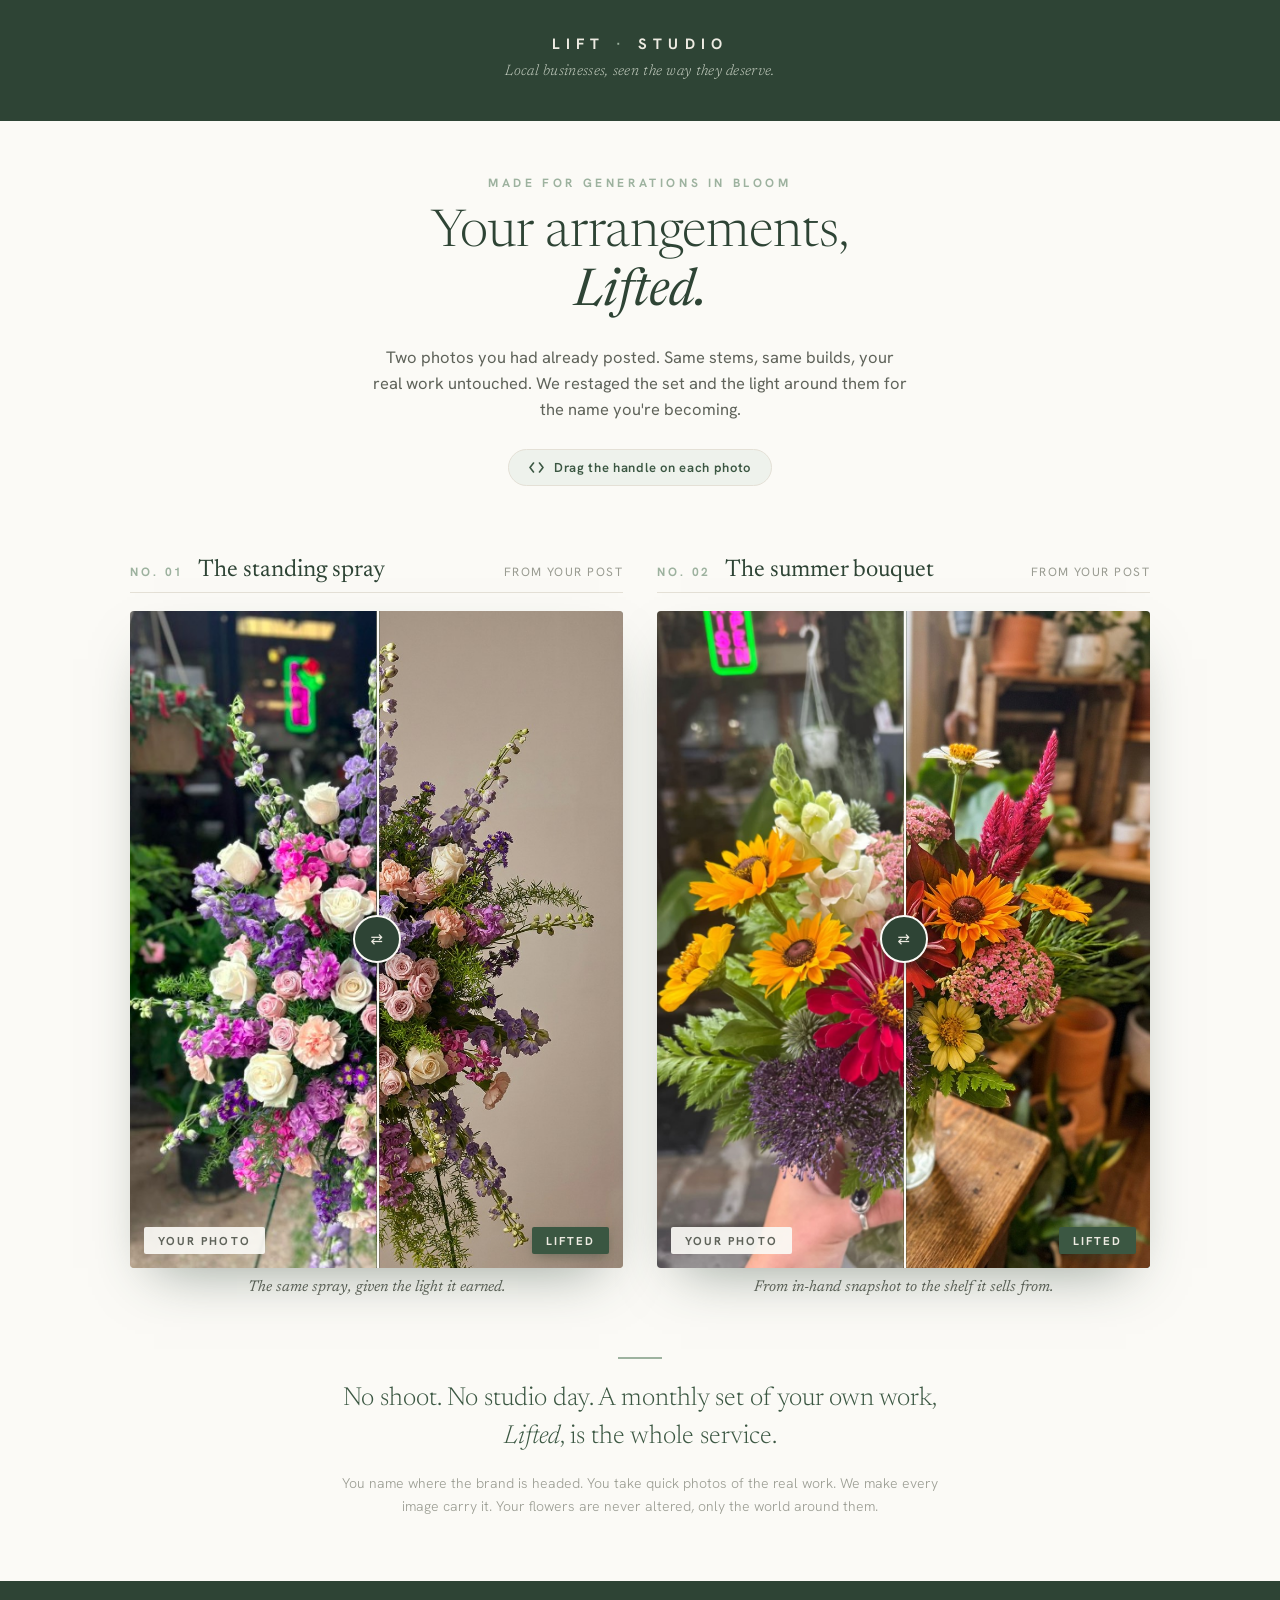
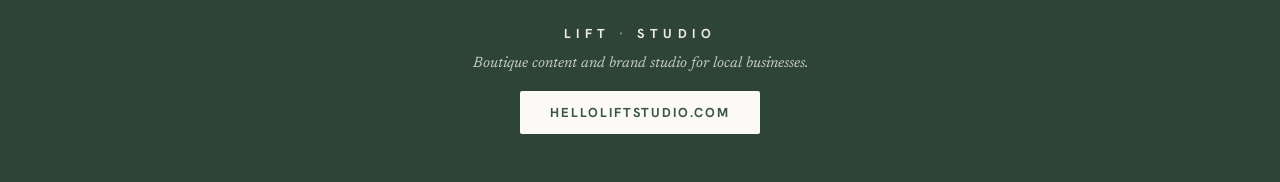
<file: site-live/reveal/generations-in-bloom/index.html>
<!DOCTYPE html>
<html lang="en">
<head>
<meta charset="utf-8">
<meta name="viewport" content="width=device-width, initial-scale=1">
<meta name="robots" content="noindex">
<title>Generations In Bloom, Lifted — Lift Studio</title>
<link rel="preconnect" href="https://fonts.googleapis.com">
<link href="https://fonts.googleapis.com/css2?family=Hanken+Grotesk:wght@400;500;600;700&family=Newsreader:ital,wght@0,300;0,400;0,500;1,300;1,400&display=swap" rel="stylesheet">
<style>
  :root {
    --forest: #3B5742; --deep: #2E4435; --sage: #9DB29F; --mist: #C6CFC2;
    --cream: #FBFAF6; --warm: #F4F2EA; --card: #F3F1EA; --tint: #EEF2EC;
    --line: #E4E0D6; --body: #5F635A; --meta: #9A9C92; --ondark: #EDEBE2;
    --font-sans: "Hanken Grotesk", system-ui, sans-serif;
    --font-serif: "Newsreader", Georgia, serif;
  }
  * { margin: 0; padding: 0; box-sizing: border-box; }
  body { background: var(--cream); color: var(--body); font-family: var(--font-sans); }

  /* ---- masthead: the brand owns the top ---- */
  .masthead { background: var(--deep); color: var(--ondark); padding: 34px 20px 42px; text-align: center; }
  .wordmark { font-weight: 700; letter-spacing: .42em; font-size: 15px; text-transform: uppercase; color: var(--ondark); }
  .wordmark .dot { color: var(--sage); }
  .mast-tag { margin-top: 10px; font-family: var(--font-serif); font-style: italic; font-weight: 300; font-size: 15px; color: var(--mist); letter-spacing: .02em; }

  /* ---- hero ---- */
  .hero { text-align: center; padding: 54px 20px 8px; }
  .kicker { font-size: 12px; font-weight: 700; letter-spacing: .3em; text-transform: uppercase; color: var(--sage); }
  h1 { font-family: var(--font-serif); font-weight: 300; font-size: clamp(30px, 5.4vw, 52px); color: var(--deep); line-height: 1.14; margin-top: 14px; }
  h1 em { font-style: italic; font-weight: 400; }
  .sub { font-size: 16.5px; color: var(--body); margin: 20px auto 0; max-width: 540px; line-height: 1.6; }
  .how {
    display: inline-flex; align-items: center; gap: 10px; margin: 26px auto 0;
    background: var(--tint); border: 1px solid var(--line); border-radius: 100px;
    padding: 9px 20px; font-size: 13px; font-weight: 600; letter-spacing: .05em; color: var(--forest);
  }
  .how svg { flex: none; }

  .wrap { max-width: 1060px; margin: 0 auto; padding: 30px 20px 0; }

  /* ---- pieces: side by side on anything wider than a phone, so the whole
         story fits with minimal scrolling ---- */
  .pieces { display: grid; grid-template-columns: 1fr; gap: 38px; margin-top: 34px; }
  @media (min-width: 720px) { .pieces { grid-template-columns: 1fr 1fr; gap: 34px; } }
  .piece { margin: 0 auto; width: 100%; max-width: 640px; }
  .piece-head { display: flex; align-items: baseline; gap: 14px; border-bottom: 1px solid var(--line); padding-bottom: 10px; margin-bottom: 18px; }
  .no { font-size: 12px; font-weight: 700; letter-spacing: .24em; color: var(--sage); text-transform: uppercase; }
  .piece h2 { font-family: var(--font-serif); font-weight: 400; font-size: 24px; color: var(--deep); }
  .piece .from { margin-left: auto; font-size: 12px; letter-spacing: .12em; text-transform: uppercase; color: var(--meta); }

  .ba {
    position: relative; width: 100%; aspect-ratio: 3 / 4; overflow: hidden;
    border-radius: 4px; box-shadow: 0 24px 54px -24px rgba(46, 68, 53, .5);
    touch-action: none; user-select: none; -webkit-user-select: none; cursor: ew-resize;
    background: var(--warm); outline: 1px solid var(--line); outline-offset: -1px;
  }
  .ba img { position: absolute; inset: 0; width: 100%; height: 100%; object-fit: cover; pointer-events: none; }
  .ba .after-layer { clip-path: inset(0 0 0 var(--cut, 50%)); }
  .ba .handle { position: absolute; top: 0; bottom: 0; left: var(--cut, 50%); width: 2px; background: var(--cream); box-shadow: 0 0 0 1px rgba(46,68,53,.28); }
  .ba .knob {
    position: absolute; top: 50%; left: var(--cut, 50%); transform: translate(-50%, -50%);
    width: 48px; height: 48px; border-radius: 50%; background: var(--deep);
    border: 2px solid var(--cream); box-shadow: 0 8px 22px -6px rgba(46,68,53,.6);
    display: flex; align-items: center; justify-content: center; color: var(--ondark); font-size: 15px;
  }
  .ba .tag {
    position: absolute; bottom: 14px; padding: 6px 14px; border-radius: 2px;
    font-size: 11.5px; letter-spacing: .18em; text-transform: uppercase; font-weight: 700;
  }
  .ba .tag.before { left: 14px; background: rgba(251, 250, 246, .92); color: var(--body); }
  .ba .tag.after { right: 14px; background: var(--forest); color: var(--ondark); box-shadow: 0 4px 14px -4px rgba(46,68,53,.6); }
  .caption { margin-top: 12px; font-family: var(--font-serif); font-style: italic; font-size: 15.5px; color: var(--body); text-align: center; }

  /* ---- the promise line ---- */
  .promise { text-align: center; margin: 62px auto 0; max-width: 620px; padding: 0 10px; }
  .promise .rule { width: 44px; height: 2px; background: var(--sage); margin: 0 auto 22px; }
  .promise p { font-family: var(--font-serif); font-weight: 300; font-size: clamp(20px, 3.2vw, 26px); color: var(--forest); line-height: 1.45; }
  .promise p em { font-style: italic; }
  .promise .fine { font-family: var(--font-sans); font-size: 14px; color: var(--meta); margin-top: 16px; line-height: 1.6; }

  /* ---- footer band ---- */
  .footband { background: var(--deep); margin-top: 64px; padding: 44px 20px 48px; text-align: center; }
  .footband .wordmark { font-size: 13px; }
  .footband p { color: var(--mist); font-family: var(--font-serif); font-style: italic; font-size: 15px; margin: 14px 0 20px; }
  .cta {
    display: inline-block; background: var(--cream); color: var(--forest); text-decoration: none;
    font-weight: 700; font-size: 13px; letter-spacing: .14em; text-transform: uppercase;
    padding: 13px 30px; border-radius: 2px;
  }
  .cta:hover { background: var(--warm); }
</style>
</head>
<body>

<div class="masthead">
  <div class="wordmark">Lift<span class="dot"> · </span>Studio</div>
  <div class="mast-tag">Local businesses, seen the way they deserve.</div>
</div>

<div class="hero">
  <div class="kicker">Made for Generations In Bloom</div>
  <h1>Your arrangements,<br><em>Lifted.</em></h1>
  <p class="sub">Two photos you had already posted. Same stems, same builds, your real work untouched. We restaged the set and the light around them for the name you're becoming.</p>
  <div class="how">
    <svg width="15" height="15" viewBox="0 0 15 15" fill="none"><path d="M4.5 3L1 7.5L4.5 12M10.5 3L14 7.5L10.5 12" stroke="#3B5742" stroke-width="1.6" stroke-linecap="round" stroke-linejoin="round"/></svg>
    Drag the handle on each photo
  </div>
</div>

<div class="wrap">
  <div class="pieces">
  <div class="piece">
    <div class="piece-head">
      <span class="no">No. 01</span>
      <h2>The standing spray</h2>
      <span class="from">from your post</span>
    </div>
    <div class="ba" id="ba1" style="--cut: 50%">
      <img src="spray-before.jpg" alt="Standing spray, original photo as posted">
      <img class="after-layer" src="spray-after.jpg" alt="Standing spray, Lifted: restaged in studio light">
      <div class="handle"></div><div class="knob">⇄</div>
      <span class="tag before">Your photo</span><span class="tag after">Lifted</span>
    </div>
    <p class="caption">The same spray, given the light it earned.</p>
  </div>

  <div class="piece">
    <div class="piece-head">
      <span class="no">No. 02</span>
      <h2>The summer bouquet</h2>
      <span class="from">from your post</span>
    </div>
    <div class="ba" id="ba2" style="--cut: 50%">
      <img src="bouquet-before.jpg" alt="Summer bouquet, original photo as posted">
      <img class="after-layer" src="bouquet-after.jpg" alt="Summer bouquet, Lifted: restaged in a vase, warm light">
      <div class="handle"></div><div class="knob">⇄</div>
      <span class="tag before">Your photo</span><span class="tag after">Lifted</span>
    </div>
    <p class="caption">From in-hand snapshot to the shelf it sells from.</p>
  </div>
  </div>

  <div class="promise">
    <div class="rule"></div>
    <p>No shoot. No studio day. A monthly set of your own work, <em>Lifted</em>, is the whole service.</p>
    <p class="fine">You name where the brand is headed. You take quick photos of the real work. We make every image carry it. Your flowers are never altered, only the world around them.</p>
  </div>
</div>

<div class="footband">
  <div class="wordmark">Lift<span class="dot"> · </span>Studio</div>
  <p>Boutique content and brand studio for local businesses.</p>
  <a class="cta" href="https://helloliftstudio.com">helloliftstudio.com</a>
</div>

<script>
  document.querySelectorAll(".ba").forEach(function (el) {
    function setCut(clientX) {
      var r = el.getBoundingClientRect();
      var pct = Math.min(97, Math.max(3, (clientX - r.left) / r.width * 100));
      el.style.setProperty("--cut", pct + "%");
    }
    var down = false;
    el.addEventListener("pointerdown", function (e) { down = true; el.setPointerCapture(e.pointerId); setCut(e.clientX); });
    el.addEventListener("pointermove", function (e) { if (down) setCut(e.clientX); });
    el.addEventListener("pointerup", function () { down = false; });
    el.addEventListener("pointercancel", function () { down = false; });
  });
</script>
</body>
</html>
</file>
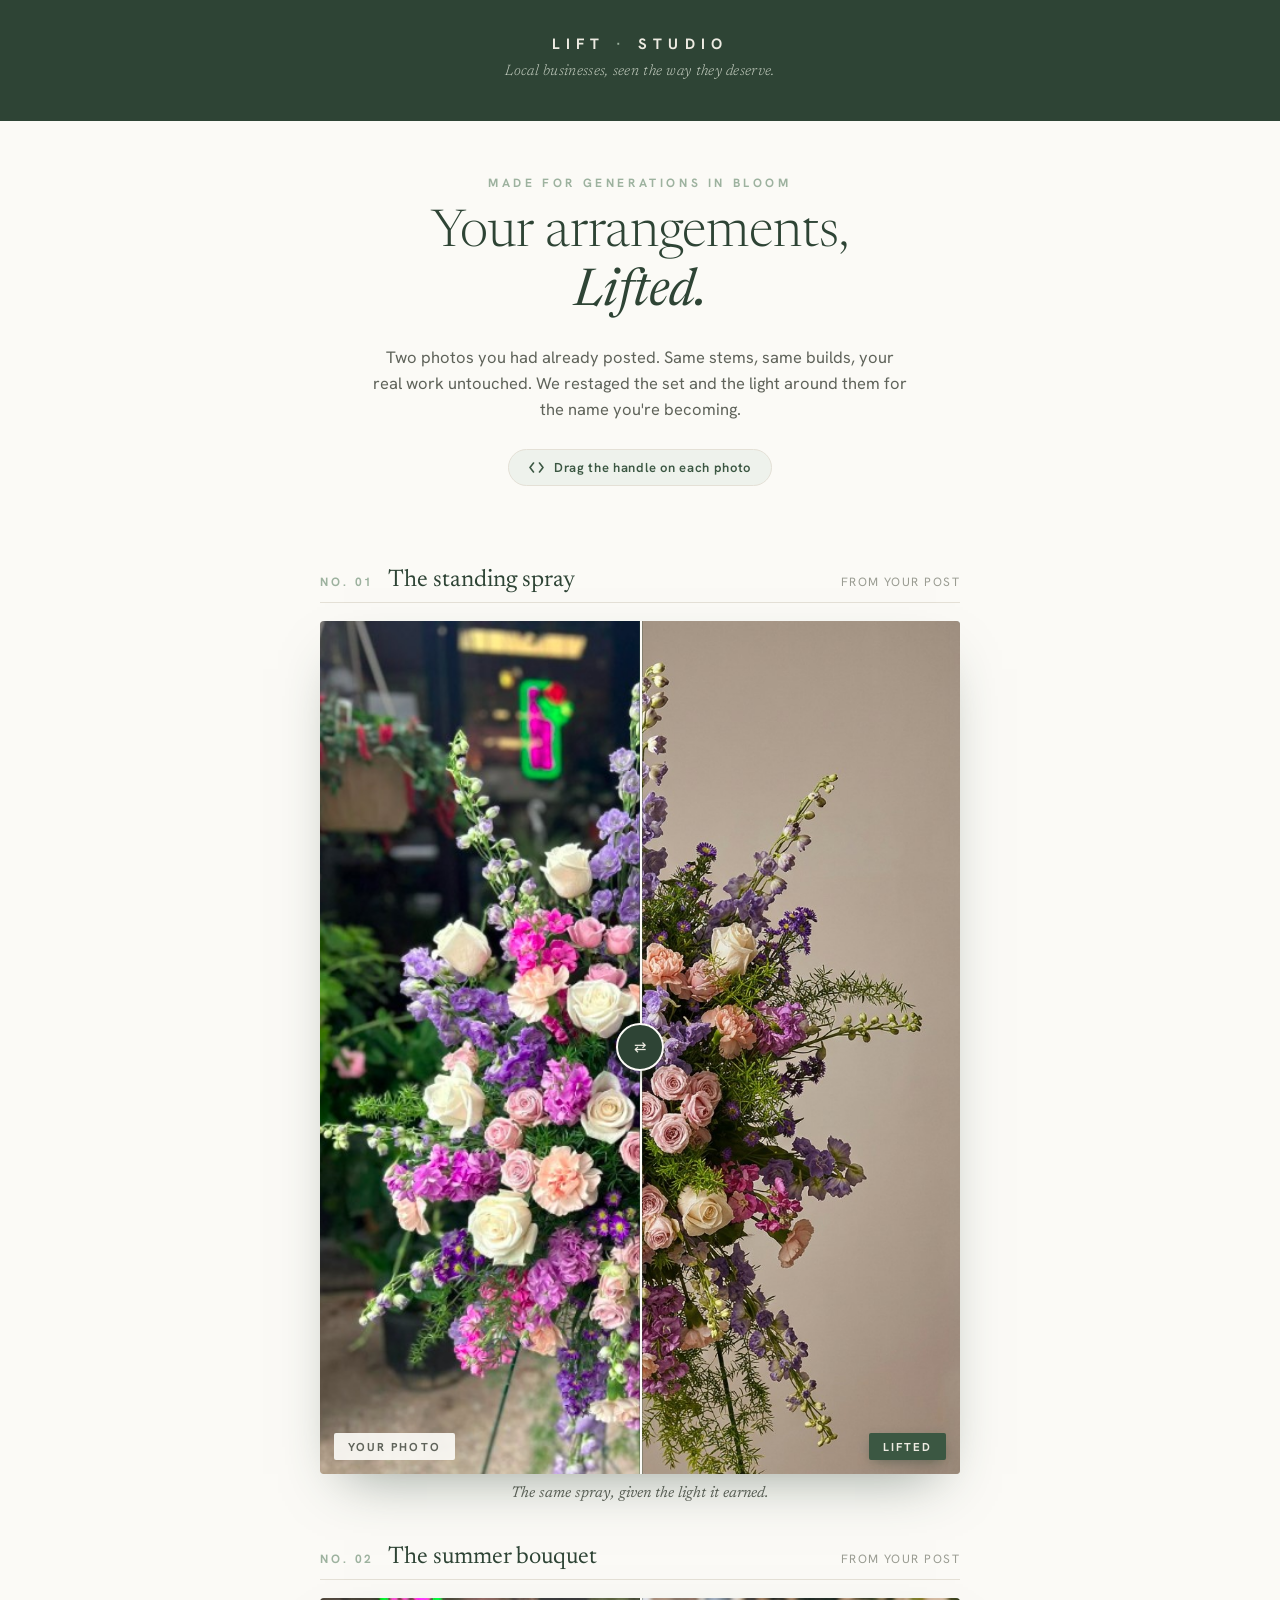
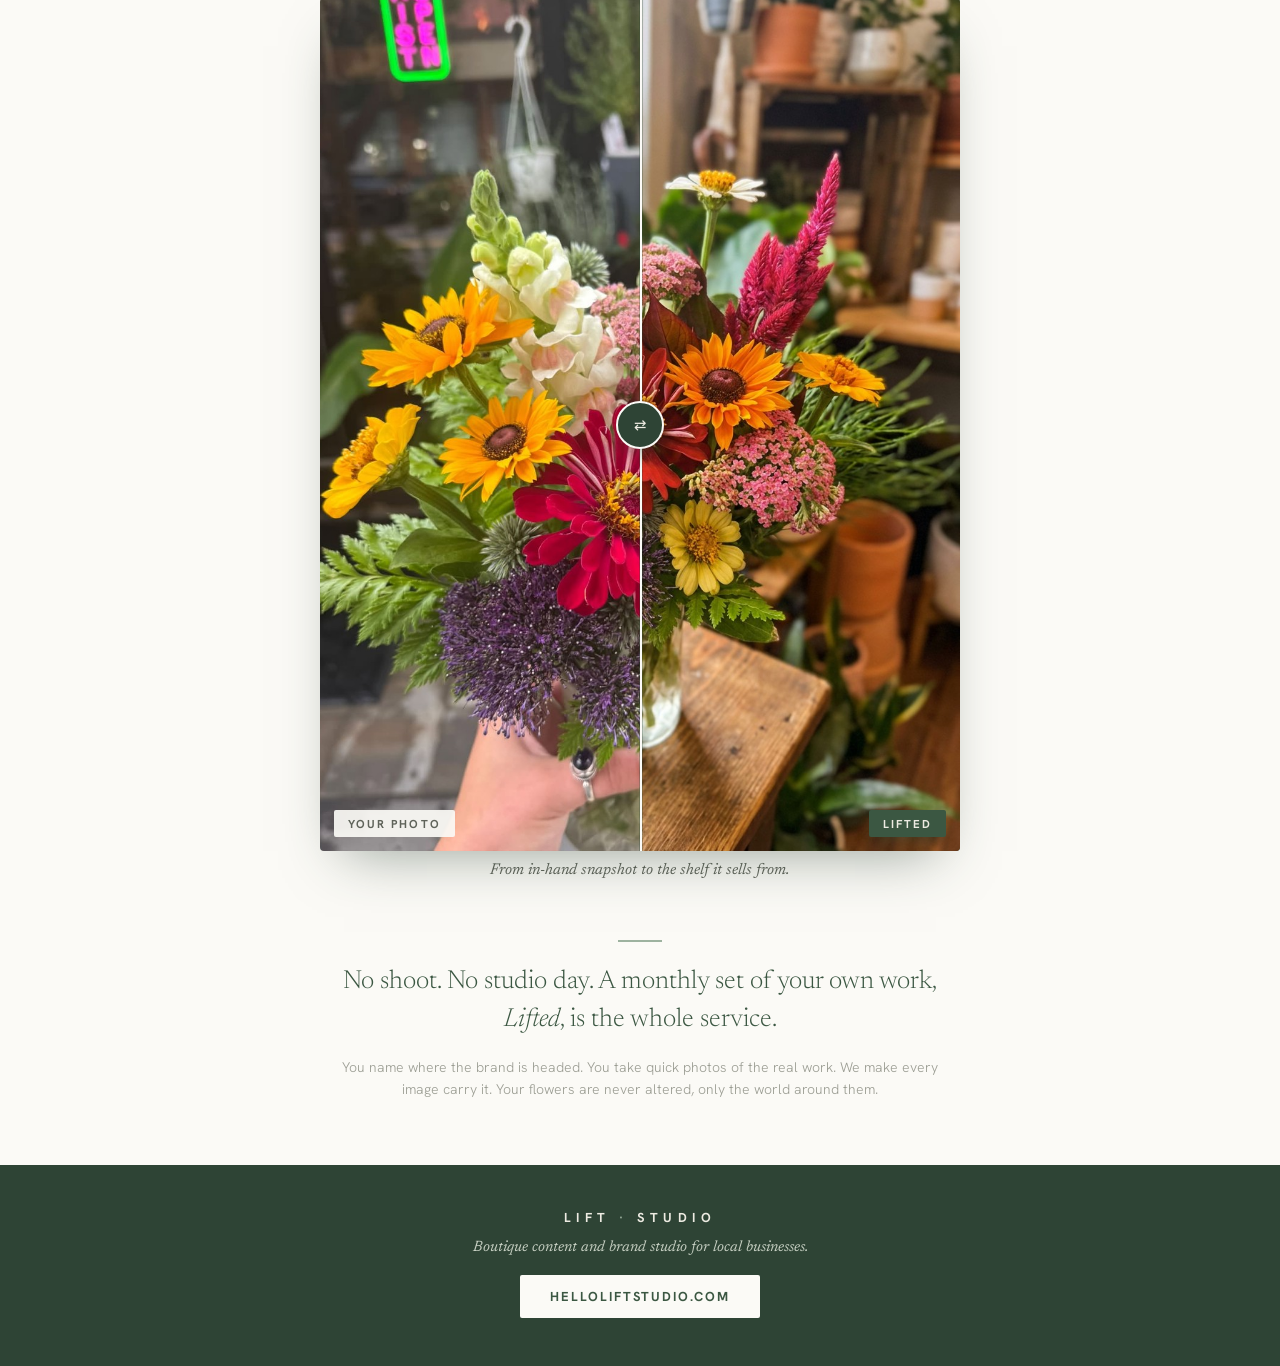
<file: site/reveal/generations-in-bloom/index.html>
<!DOCTYPE html>
<html lang="en">
<head>
<meta charset="utf-8">
<meta name="viewport" content="width=device-width, initial-scale=1">
<meta name="robots" content="noindex">
<title>Generations In Bloom, Lifted — Lift Studio</title>
<link rel="preconnect" href="https://fonts.googleapis.com">
<link href="https://fonts.googleapis.com/css2?family=Hanken+Grotesk:wght@400;500;600;700&family=Newsreader:ital,wght@0,300;0,400;0,500;1,300;1,400&display=swap" rel="stylesheet">
<style>
  :root {
    --forest: #3B5742; --deep: #2E4435; --sage: #9DB29F; --mist: #C6CFC2;
    --cream: #FBFAF6; --warm: #F4F2EA; --card: #F3F1EA; --tint: #EEF2EC;
    --line: #E4E0D6; --body: #5F635A; --meta: #9A9C92; --ondark: #EDEBE2;
    --font-sans: "Hanken Grotesk", system-ui, sans-serif;
    --font-serif: "Newsreader", Georgia, serif;
  }
  * { margin: 0; padding: 0; box-sizing: border-box; }
  body { background: var(--cream); color: var(--body); font-family: var(--font-sans); }

  /* ---- masthead: the brand owns the top ---- */
  .masthead { background: var(--deep); color: var(--ondark); padding: 34px 20px 42px; text-align: center; }
  .wordmark { font-weight: 700; letter-spacing: .42em; font-size: 15px; text-transform: uppercase; color: var(--ondark); }
  .wordmark .dot { color: var(--sage); }
  .mast-tag { margin-top: 10px; font-family: var(--font-serif); font-style: italic; font-weight: 300; font-size: 15px; color: var(--mist); letter-spacing: .02em; }

  /* ---- hero ---- */
  .hero { text-align: center; padding: 54px 20px 8px; }
  .kicker { font-size: 12px; font-weight: 700; letter-spacing: .3em; text-transform: uppercase; color: var(--sage); }
  h1 { font-family: var(--font-serif); font-weight: 300; font-size: clamp(30px, 5.4vw, 52px); color: var(--deep); line-height: 1.14; margin-top: 14px; }
  h1 em { font-style: italic; font-weight: 400; }
  .sub { font-size: 16.5px; color: var(--body); margin: 20px auto 0; max-width: 540px; line-height: 1.6; }
  .how {
    display: inline-flex; align-items: center; gap: 10px; margin: 26px auto 0;
    background: var(--tint); border: 1px solid var(--line); border-radius: 100px;
    padding: 9px 20px; font-size: 13px; font-weight: 600; letter-spacing: .05em; color: var(--forest);
  }
  .how svg { flex: none; }

  .wrap { max-width: 880px; margin: 0 auto; padding: 30px 20px 0; }

  /* ---- pieces ---- */
  .piece { margin: 44px auto 0; max-width: 640px; }
  .piece-head { display: flex; align-items: baseline; gap: 14px; border-bottom: 1px solid var(--line); padding-bottom: 10px; margin-bottom: 18px; }
  .no { font-size: 12px; font-weight: 700; letter-spacing: .24em; color: var(--sage); text-transform: uppercase; }
  .piece h2 { font-family: var(--font-serif); font-weight: 400; font-size: 24px; color: var(--deep); }
  .piece .from { margin-left: auto; font-size: 12px; letter-spacing: .12em; text-transform: uppercase; color: var(--meta); }

  .ba {
    position: relative; width: 100%; aspect-ratio: 3 / 4; overflow: hidden;
    border-radius: 4px; box-shadow: 0 24px 54px -24px rgba(46, 68, 53, .5);
    touch-action: none; user-select: none; -webkit-user-select: none; cursor: ew-resize;
    background: var(--warm); outline: 1px solid var(--line); outline-offset: -1px;
  }
  .ba img { position: absolute; inset: 0; width: 100%; height: 100%; object-fit: cover; pointer-events: none; }
  .ba .after-layer { clip-path: inset(0 0 0 var(--cut, 50%)); }
  .ba .handle { position: absolute; top: 0; bottom: 0; left: var(--cut, 50%); width: 2px; background: var(--cream); box-shadow: 0 0 0 1px rgba(46,68,53,.28); }
  .ba .knob {
    position: absolute; top: 50%; left: var(--cut, 50%); transform: translate(-50%, -50%);
    width: 48px; height: 48px; border-radius: 50%; background: var(--deep);
    border: 2px solid var(--cream); box-shadow: 0 8px 22px -6px rgba(46,68,53,.6);
    display: flex; align-items: center; justify-content: center; color: var(--ondark); font-size: 15px;
  }
  .ba .tag {
    position: absolute; bottom: 14px; padding: 6px 14px; border-radius: 2px;
    font-size: 11.5px; letter-spacing: .18em; text-transform: uppercase; font-weight: 700;
  }
  .ba .tag.before { left: 14px; background: rgba(251, 250, 246, .92); color: var(--body); }
  .ba .tag.after { right: 14px; background: var(--forest); color: var(--ondark); box-shadow: 0 4px 14px -4px rgba(46,68,53,.6); }
  .caption { margin-top: 12px; font-family: var(--font-serif); font-style: italic; font-size: 15.5px; color: var(--body); text-align: center; }

  /* ---- the promise line ---- */
  .promise { text-align: center; margin: 62px auto 0; max-width: 620px; padding: 0 10px; }
  .promise .rule { width: 44px; height: 2px; background: var(--sage); margin: 0 auto 22px; }
  .promise p { font-family: var(--font-serif); font-weight: 300; font-size: clamp(20px, 3.2vw, 26px); color: var(--forest); line-height: 1.45; }
  .promise p em { font-style: italic; }
  .promise .fine { font-family: var(--font-sans); font-size: 14px; color: var(--meta); margin-top: 16px; line-height: 1.6; }

  /* ---- footer band ---- */
  .footband { background: var(--deep); margin-top: 64px; padding: 44px 20px 48px; text-align: center; }
  .footband .wordmark { font-size: 13px; }
  .footband p { color: var(--mist); font-family: var(--font-serif); font-style: italic; font-size: 15px; margin: 14px 0 20px; }
  .cta {
    display: inline-block; background: var(--cream); color: var(--forest); text-decoration: none;
    font-weight: 700; font-size: 13px; letter-spacing: .14em; text-transform: uppercase;
    padding: 13px 30px; border-radius: 2px;
  }
  .cta:hover { background: var(--warm); }
</style>
</head>
<body>

<div class="masthead">
  <div class="wordmark">Lift<span class="dot"> · </span>Studio</div>
  <div class="mast-tag">Local businesses, seen the way they deserve.</div>
</div>

<div class="hero">
  <div class="kicker">Made for Generations In Bloom</div>
  <h1>Your arrangements,<br><em>Lifted.</em></h1>
  <p class="sub">Two photos you had already posted. Same stems, same builds, your real work untouched. We restaged the set and the light around them for the name you're becoming.</p>
  <div class="how">
    <svg width="15" height="15" viewBox="0 0 15 15" fill="none"><path d="M4.5 3L1 7.5L4.5 12M10.5 3L14 7.5L10.5 12" stroke="#3B5742" stroke-width="1.6" stroke-linecap="round" stroke-linejoin="round"/></svg>
    Drag the handle on each photo
  </div>
</div>

<div class="wrap">
  <div class="piece">
    <div class="piece-head">
      <span class="no">No. 01</span>
      <h2>The standing spray</h2>
      <span class="from">from your post</span>
    </div>
    <div class="ba" id="ba1" style="--cut: 50%">
      <img src="spray-before.jpg" alt="Standing spray, original photo as posted">
      <img class="after-layer" src="spray-after.jpg" alt="Standing spray, Lifted: restaged in studio light">
      <div class="handle"></div><div class="knob">⇄</div>
      <span class="tag before">Your photo</span><span class="tag after">Lifted</span>
    </div>
    <p class="caption">The same spray, given the light it earned.</p>
  </div>

  <div class="piece">
    <div class="piece-head">
      <span class="no">No. 02</span>
      <h2>The summer bouquet</h2>
      <span class="from">from your post</span>
    </div>
    <div class="ba" id="ba2" style="--cut: 50%">
      <img src="bouquet-before.jpg" alt="Summer bouquet, original photo as posted">
      <img class="after-layer" src="bouquet-after.jpg" alt="Summer bouquet, Lifted: restaged in a vase, warm light">
      <div class="handle"></div><div class="knob">⇄</div>
      <span class="tag before">Your photo</span><span class="tag after">Lifted</span>
    </div>
    <p class="caption">From in-hand snapshot to the shelf it sells from.</p>
  </div>

  <div class="promise">
    <div class="rule"></div>
    <p>No shoot. No studio day. A monthly set of your own work, <em>Lifted</em>, is the whole service.</p>
    <p class="fine">You name where the brand is headed. You take quick photos of the real work. We make every image carry it. Your flowers are never altered, only the world around them.</p>
  </div>
</div>

<div class="footband">
  <div class="wordmark">Lift<span class="dot"> · </span>Studio</div>
  <p>Boutique content and brand studio for local businesses.</p>
  <a class="cta" href="https://helloliftstudio.com">helloliftstudio.com</a>
</div>

<script>
  document.querySelectorAll(".ba").forEach(function (el) {
    function setCut(clientX) {
      var r = el.getBoundingClientRect();
      var pct = Math.min(97, Math.max(3, (clientX - r.left) / r.width * 100));
      el.style.setProperty("--cut", pct + "%");
    }
    var down = false;
    el.addEventListener("pointerdown", function (e) { down = true; el.setPointerCapture(e.pointerId); setCut(e.clientX); });
    el.addEventListener("pointermove", function (e) { if (down) setCut(e.clientX); });
    el.addEventListener("pointerup", function () { down = false; });
    el.addEventListener("pointercancel", function () { down = false; });
  });
</script>
</body>
</html>
</file>
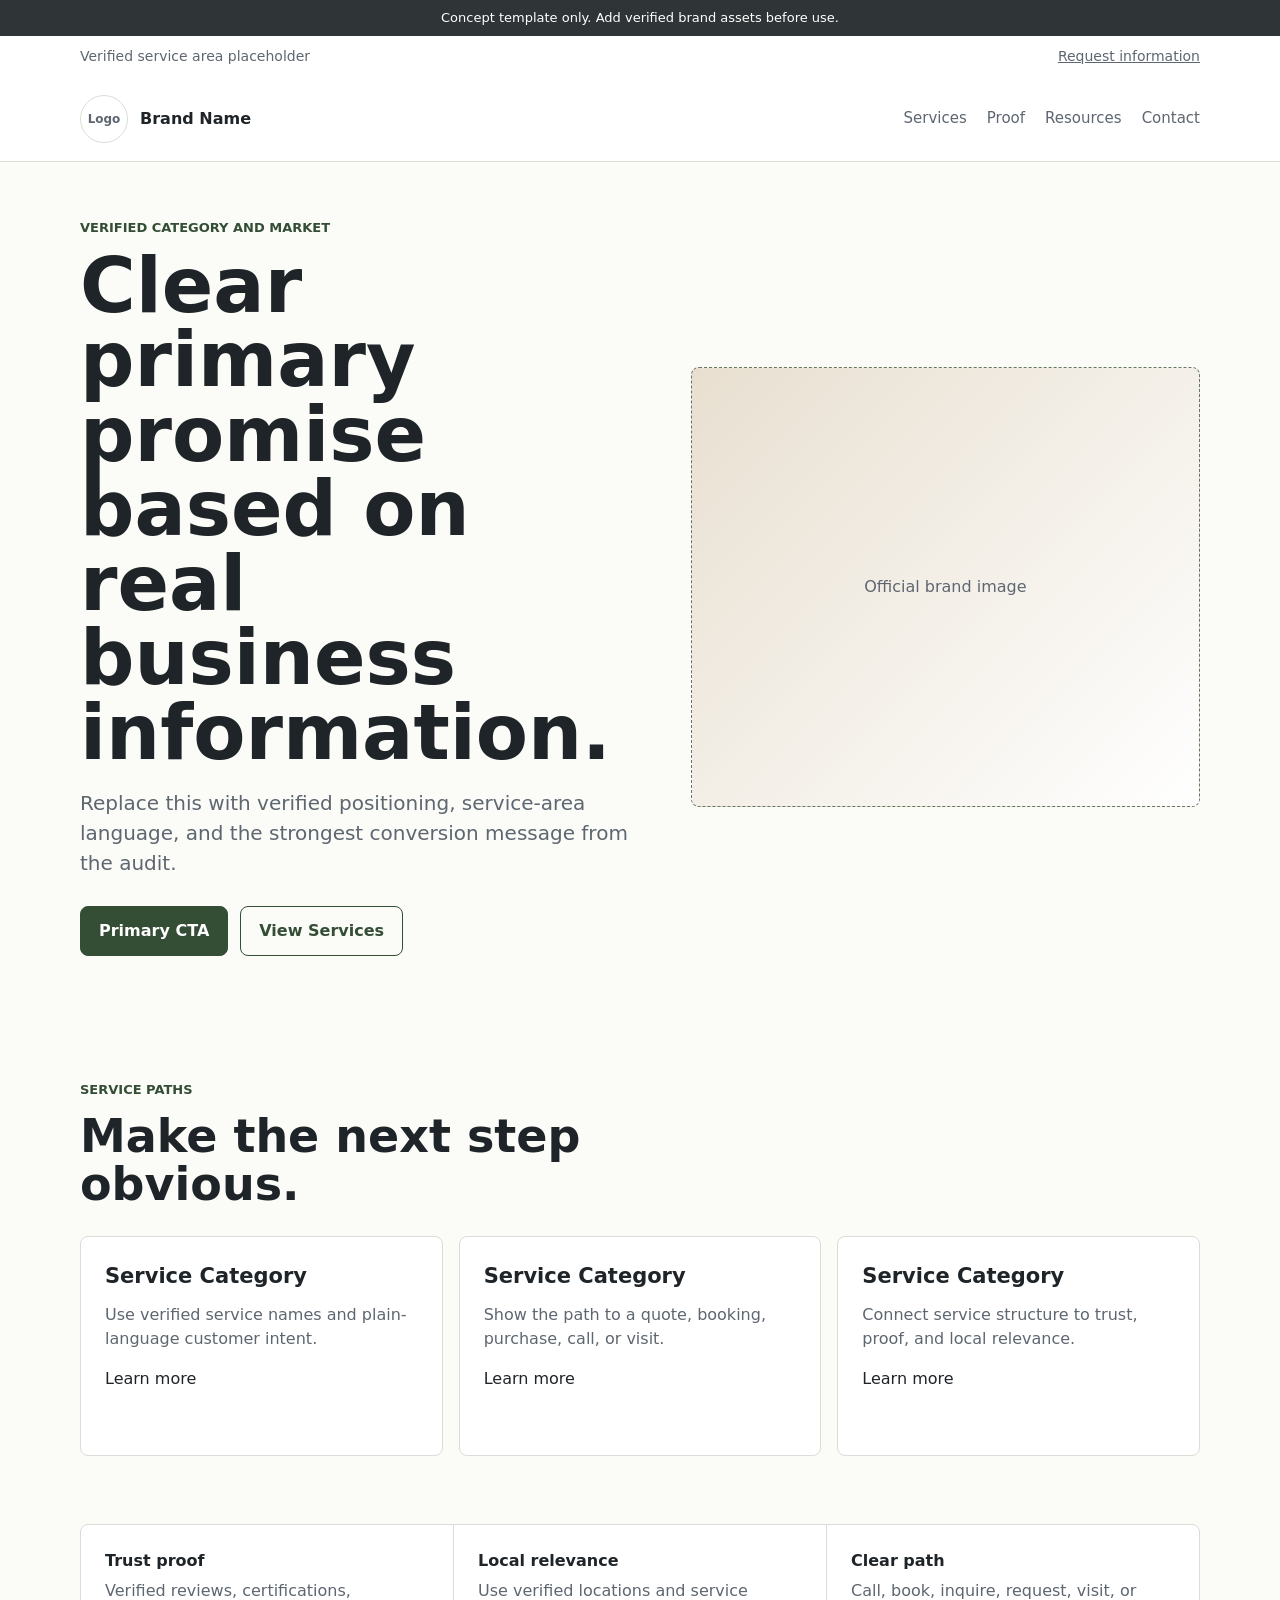
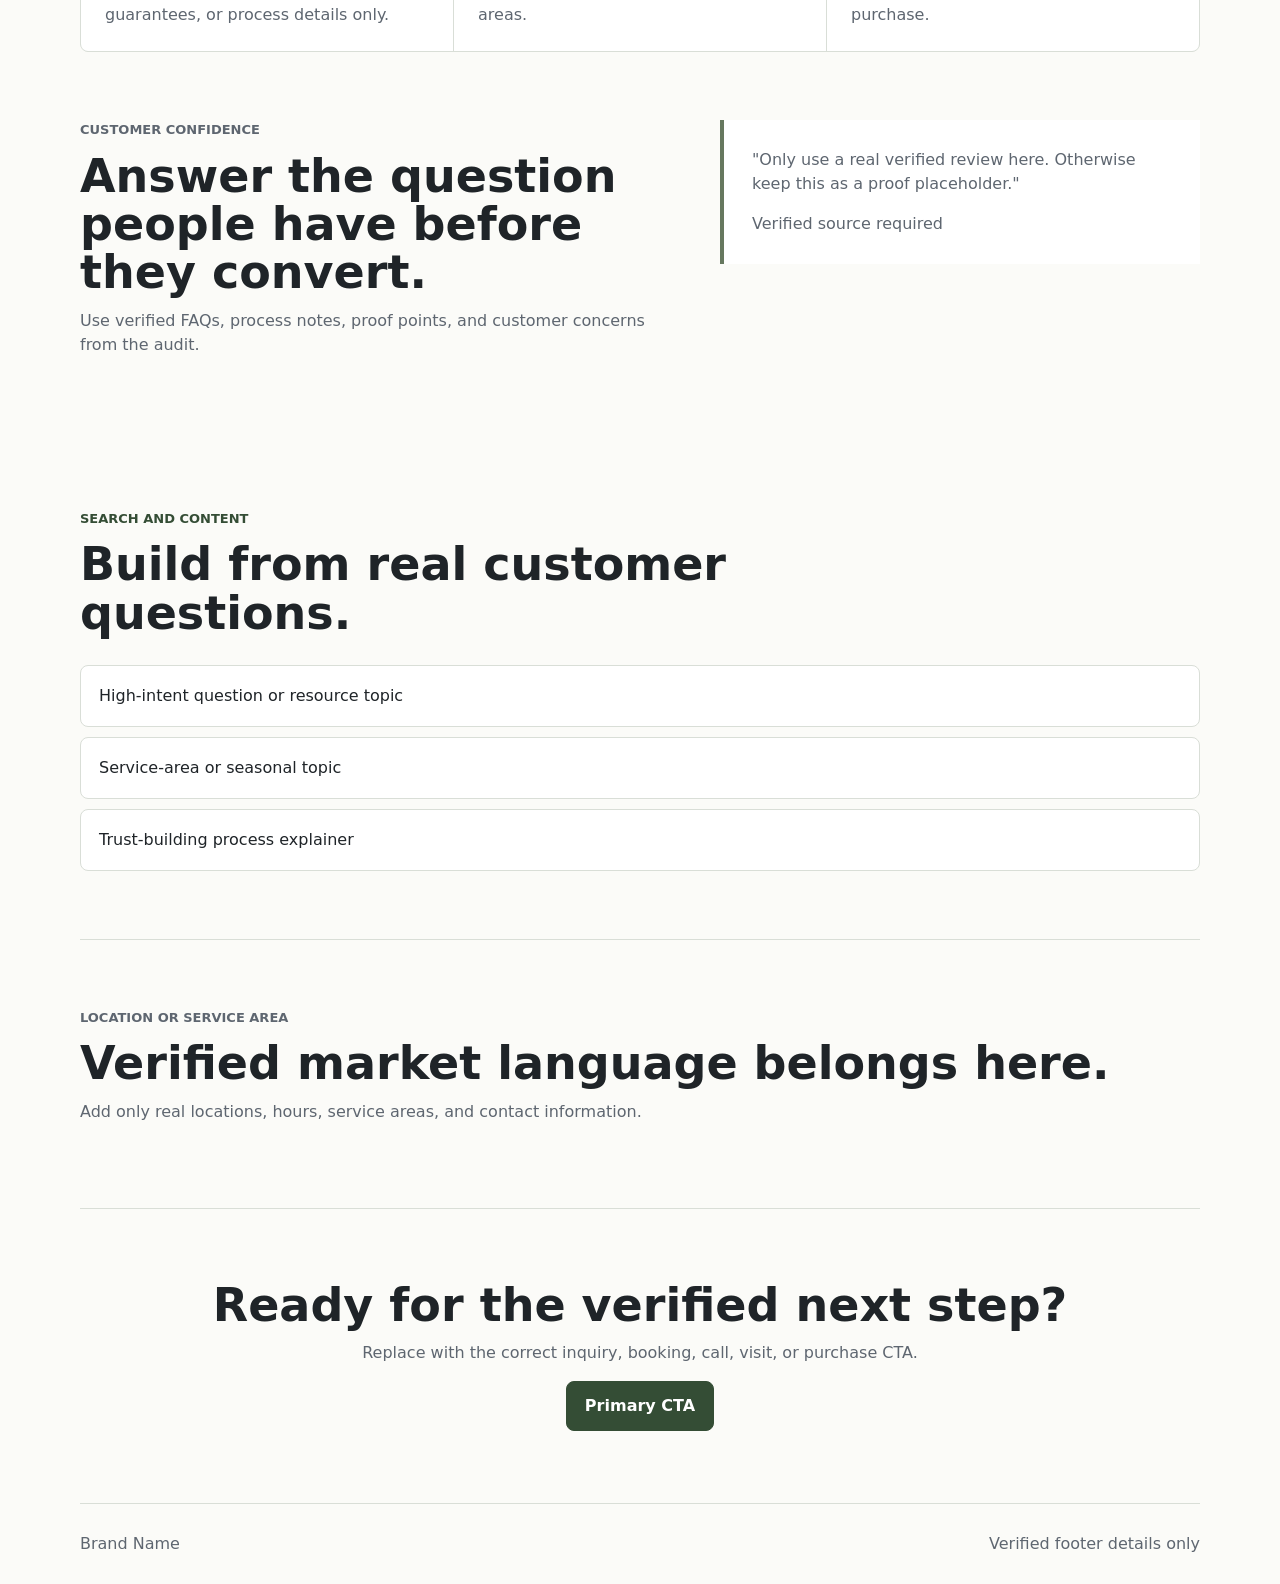
<file: templates/liftaudit/website-prototype/index.html>
<!doctype html>
<html lang="en">
  <head>
    <meta charset="utf-8">
    <meta name="viewport" content="width=device-width, initial-scale=1">
    <title>Verified Brand Homepage Concept</title>
    <link rel="stylesheet" href="styles.css">
  </head>
  <body>
    <div class="concept-label">Concept template only. Add verified brand assets before use.</div>

    <header class="site-header">
      <div class="utility-bar">
        <span>Verified service area placeholder</span>
        <a href="#contact">Request information</a>
      </div>
      <nav class="nav" aria-label="Main navigation">
        <a class="brand" href="#" aria-label="Home">
          <span class="logo-placeholder">Logo</span>
          <span>Brand Name</span>
        </a>
        <div class="nav-links">
          <a href="#services">Services</a>
          <a href="#proof">Proof</a>
          <a href="#resources">Resources</a>
          <a href="#contact">Contact</a>
        </div>
      </nav>
    </header>

    <main>
      <section class="hero">
        <div class="hero-copy">
          <p class="eyebrow">Verified category and market</p>
          <h1>Clear primary promise based on real business information.</h1>
          <p class="lead">Replace this with verified positioning, service-area language, and the strongest conversion message from the audit.</p>
          <div class="actions">
            <a class="button primary" href="#contact">Primary CTA</a>
            <a class="button secondary" href="#services">View Services</a>
          </div>
        </div>
        <div class="hero-media" aria-label="Verified brand image placeholder">
          <span>Official brand image</span>
        </div>
      </section>

      <section class="section" id="services">
        <div class="section-heading">
          <p class="eyebrow">Service paths</p>
          <h2>Make the next step obvious.</h2>
        </div>
        <div class="card-grid">
          <article class="card">
            <h3>Service Category</h3>
            <p>Use verified service names and plain-language customer intent.</p>
            <a href="#">Learn more</a>
          </article>
          <article class="card">
            <h3>Service Category</h3>
            <p>Show the path to a quote, booking, purchase, call, or visit.</p>
            <a href="#">Learn more</a>
          </article>
          <article class="card">
            <h3>Service Category</h3>
            <p>Connect service structure to trust, proof, and local relevance.</p>
            <a href="#">Learn more</a>
          </article>
        </div>
      </section>

      <section class="trust-strip" id="proof">
        <div>
          <strong>Trust proof</strong>
          <span>Verified reviews, certifications, guarantees, or process details only.</span>
        </div>
        <div>
          <strong>Local relevance</strong>
          <span>Use verified locations and service areas.</span>
        </div>
        <div>
          <strong>Clear path</strong>
          <span>Call, book, inquire, request, visit, or purchase.</span>
        </div>
      </section>

      <section class="section split">
        <div>
          <p class="eyebrow">Customer confidence</p>
          <h2>Answer the question people have before they convert.</h2>
          <p>Use verified FAQs, process notes, proof points, and customer concerns from the audit.</p>
        </div>
        <blockquote>
          <p>"Only use a real verified review here. Otherwise keep this as a proof placeholder."</p>
          <cite>Verified source required</cite>
        </blockquote>
      </section>

      <section class="section" id="resources">
        <div class="section-heading">
          <p class="eyebrow">Search and content</p>
          <h2>Build from real customer questions.</h2>
        </div>
        <div class="resource-list">
          <a href="#">High-intent question or resource topic</a>
          <a href="#">Service-area or seasonal topic</a>
          <a href="#">Trust-building process explainer</a>
        </div>
      </section>

      <section class="section location">
        <div>
          <p class="eyebrow">Location or service area</p>
          <h2>Verified market language belongs here.</h2>
          <p>Add only real locations, hours, service areas, and contact information.</p>
        </div>
      </section>

      <section class="final-cta" id="contact">
        <h2>Ready for the verified next step?</h2>
        <p>Replace with the correct inquiry, booking, call, visit, or purchase CTA.</p>
        <a class="button primary" href="#">Primary CTA</a>
      </section>
    </main>

    <footer class="footer">
      <span>Brand Name</span>
      <span>Verified footer details only</span>
    </footer>
  </body>
</html>
</file>
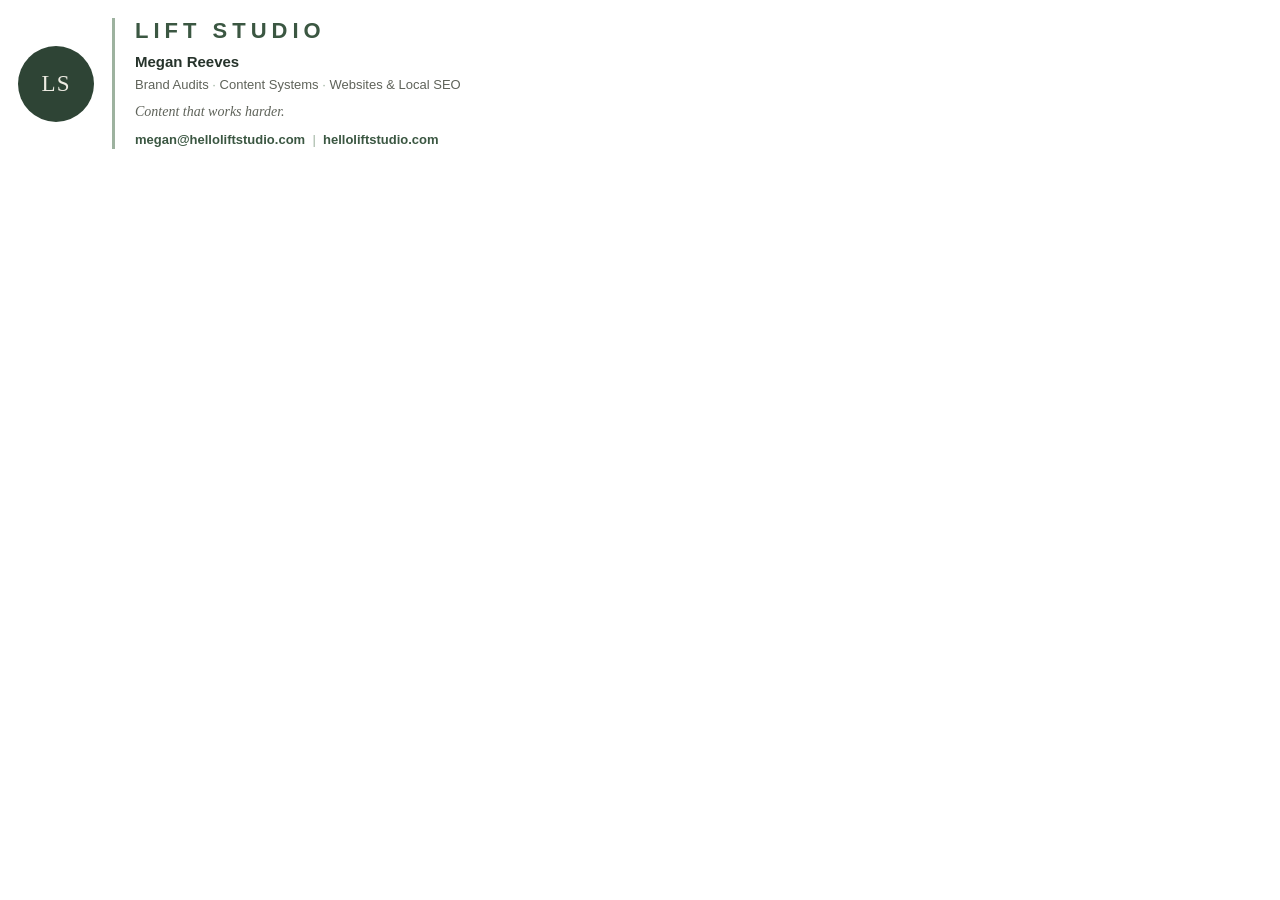
<file: assets/lift-studio-gmail-signature.html>
<!DOCTYPE html>
<html>
<head>
  <meta charset="UTF-8">
  <title>Lift Studio Gmail Signature — current brand (2026-07-14)</title>
</head>
<body style="margin:0; padding:18px; background:#ffffff;">
  <!-- Copy ONLY the signature block below into Gmail Settings > Signature.
       Select from the LS circle through the website link, Cmd+C, paste into the signature box. -->
  <table role="presentation" cellpadding="0" cellspacing="0" border="0" style="border-collapse:collapse; font-family:Arial, Helvetica, sans-serif; color:#26332B; max-width:560px;">
    <tr>
      <td valign="middle" style="padding:0 18px 0 0;">
        <table role="presentation" cellpadding="0" cellspacing="0" border="0" style="border-collapse:collapse;">
          <tr>
            <td align="center" valign="middle" width="76" height="76" style="width:76px; height:76px; background:#2E4435; border-radius:38px; color:#EDEBE2; font-family:Georgia, 'Times New Roman', serif; font-size:23px; font-weight:400; letter-spacing:1px; line-height:76px;">
              LS
            </td>
          </tr>
        </table>
      </td>

      <td valign="middle" style="padding:0 20px 0 0; border-left:3px solid #9DB29F;"></td>

      <td valign="middle" style="padding:0;">
        <table role="presentation" cellpadding="0" cellspacing="0" border="0" style="border-collapse:collapse;">
          <tr>
            <td style="font-family:Arial, Helvetica, sans-serif; font-size:22px; line-height:26px; font-weight:700; letter-spacing:5px; color:#3B5742; padding:0 0 8px 0; white-space:nowrap;">
              LIFT&nbsp;STUDIO
            </td>
          </tr>
          <tr>
            <td style="font-family:Arial, Helvetica, sans-serif; font-size:15px; line-height:20px; font-weight:700; color:#26332B; padding:0 0 3px 0;">
              Megan Reeves
            </td>
          </tr>
          <tr>
            <td style="font-family:Arial, Helvetica, sans-serif; font-size:13px; line-height:19px; font-weight:400; color:#5F635A; padding:0 0 8px 0;">
              Brand Audits&nbsp;<span style="color:#9DB29F;">·</span>&nbsp;Content Systems&nbsp;<span style="color:#9DB29F;">·</span>&nbsp;Websites &amp; Local SEO
            </td>
          </tr>
          <tr>
            <td style="font-family:Georgia, 'Times New Roman', serif; font-style:italic; font-size:14px; line-height:19px; color:#5F635A; padding:0 0 9px 0;">
              Content that works harder.
            </td>
          </tr>
          <tr>
            <td style="font-family:Arial, Helvetica, sans-serif; font-size:13px; line-height:19px; font-weight:400; padding:0;">
              <a href="mailto:megan@helloliftstudio.com" style="color:#3B5742; text-decoration:none; font-weight:600;">megan@helloliftstudio.com</a>
              <span style="color:#9DB29F;">&nbsp;|&nbsp;</span>
              <a href="https://helloliftstudio.com/" style="color:#3B5742; text-decoration:none; font-weight:600;">helloliftstudio.com</a>
            </td>
          </tr>
        </table>
      </td>
    </tr>
  </table>
</body>
</html>
</file>
<file: templates/liftaudit/website-prototype/styles.css>
:root {
  --ink: #1f2428;
  --muted: #5e6670;
  --line: #d9ded7;
  --paper: #fbfbf8;
  --surface: #ffffff;
  --accent: #66785f;
  --accent-strong: #344d35;
  --warm: #e8dfd0;
  --radius: 8px;
}

* {
  box-sizing: border-box;
}

body {
  margin: 0;
  color: var(--ink);
  background: var(--paper);
  font-family: Inter, ui-sans-serif, system-ui, -apple-system, BlinkMacSystemFont, "Segoe UI", sans-serif;
  line-height: 1.5;
}

a {
  color: inherit;
}

.concept-label {
  padding: 8px 20px;
  background: #2f3437;
  color: #fff;
  font-size: 13px;
  text-align: center;
}

.site-header {
  background: var(--surface);
  border-bottom: 1px solid var(--line);
}

.utility-bar,
.nav,
.section,
.trust-strip,
.hero,
.final-cta,
.footer {
  width: min(1120px, calc(100% - 32px));
  margin: 0 auto;
}

.utility-bar {
  display: flex;
  justify-content: space-between;
  gap: 16px;
  padding: 10px 0;
  color: var(--muted);
  font-size: 14px;
}

.nav {
  display: flex;
  align-items: center;
  justify-content: space-between;
  gap: 24px;
  padding: 18px 0;
}

.brand {
  display: inline-flex;
  align-items: center;
  gap: 12px;
  font-weight: 700;
  text-decoration: none;
}

.logo-placeholder {
  display: grid;
  width: 48px;
  height: 48px;
  place-items: center;
  border: 1px solid var(--line);
  border-radius: 50%;
  color: var(--muted);
  font-size: 12px;
}

.nav-links {
  display: flex;
  align-items: center;
  gap: 20px;
  color: var(--muted);
  font-size: 15px;
}

.nav-links a,
.resource-list a,
.card a {
  text-decoration: none;
}

.hero {
  display: grid;
  grid-template-columns: minmax(0, 1.05fr) minmax(320px, 0.95fr);
  gap: 48px;
  align-items: center;
  min-height: 620px;
  padding: 56px 0;
}

.eyebrow {
  margin: 0 0 12px;
  color: var(--accent-strong);
  font-size: 13px;
  font-weight: 700;
  letter-spacing: 0;
  text-transform: uppercase;
}

h1,
h2,
h3,
p {
  margin-top: 0;
}

h1 {
  max-width: 780px;
  margin-bottom: 18px;
  font-size: clamp(42px, 6vw, 76px);
  line-height: 0.98;
  letter-spacing: 0;
}

h2 {
  margin-bottom: 12px;
  font-size: clamp(28px, 4vw, 46px);
  line-height: 1.05;
  letter-spacing: 0;
}

h3 {
  margin-bottom: 10px;
  font-size: 21px;
  letter-spacing: 0;
}

.lead {
  max-width: 620px;
  color: var(--muted);
  font-size: 20px;
}

.actions {
  display: flex;
  flex-wrap: wrap;
  gap: 12px;
  margin-top: 28px;
}

.button {
  display: inline-flex;
  align-items: center;
  justify-content: center;
  min-height: 46px;
  padding: 12px 18px;
  border: 1px solid var(--accent-strong);
  border-radius: var(--radius);
  font-weight: 700;
  text-decoration: none;
}

.button.primary {
  background: var(--accent-strong);
  color: #fff;
}

.button.secondary {
  background: transparent;
  color: var(--accent-strong);
}

.hero-media {
  display: grid;
  min-height: 440px;
  place-items: center;
  border: 1px dashed var(--accent);
  border-radius: var(--radius);
  background: linear-gradient(135deg, var(--warm), var(--surface));
  color: var(--muted);
}

.section {
  padding: 68px 0;
}

.section-heading {
  max-width: 720px;
  margin-bottom: 28px;
}

.card-grid {
  display: grid;
  grid-template-columns: repeat(3, minmax(0, 1fr));
  gap: 16px;
}

.card {
  min-height: 220px;
  padding: 24px;
  border: 1px solid var(--line);
  border-radius: var(--radius);
  background: var(--surface);
}

.card p,
.split p,
.location p,
.final-cta p {
  color: var(--muted);
}

.trust-strip {
  display: grid;
  grid-template-columns: repeat(3, minmax(0, 1fr));
  gap: 1px;
  overflow: hidden;
  border: 1px solid var(--line);
  border-radius: var(--radius);
  background: var(--line);
}

.trust-strip div {
  display: grid;
  gap: 6px;
  padding: 24px;
  background: var(--surface);
}

.trust-strip span {
  color: var(--muted);
}

.split {
  display: grid;
  grid-template-columns: minmax(0, 1fr) minmax(280px, 0.8fr);
  gap: 40px;
  align-items: start;
}

blockquote {
  margin: 0;
  padding: 28px;
  border-left: 4px solid var(--accent);
  background: var(--surface);
}

cite {
  color: var(--muted);
  font-style: normal;
}

.resource-list {
  display: grid;
  gap: 10px;
}

.resource-list a {
  padding: 18px;
  border: 1px solid var(--line);
  border-radius: var(--radius);
  background: var(--surface);
}

.location {
  border-top: 1px solid var(--line);
  border-bottom: 1px solid var(--line);
}

.final-cta {
  padding: 72px 0;
  text-align: center;
}

.footer {
  display: flex;
  justify-content: space-between;
  gap: 16px;
  padding: 28px 0;
  border-top: 1px solid var(--line);
  color: var(--muted);
}

@media (max-width: 760px) {
  .utility-bar,
  .nav,
  .nav-links,
  .footer {
    align-items: flex-start;
    flex-direction: column;
  }

  .hero,
  .card-grid,
  .trust-strip,
  .split {
    grid-template-columns: 1fr;
  }

  .hero {
    min-height: auto;
    padding: 40px 0;
  }

  .hero-media {
    min-height: 280px;
  }
}
</file>
